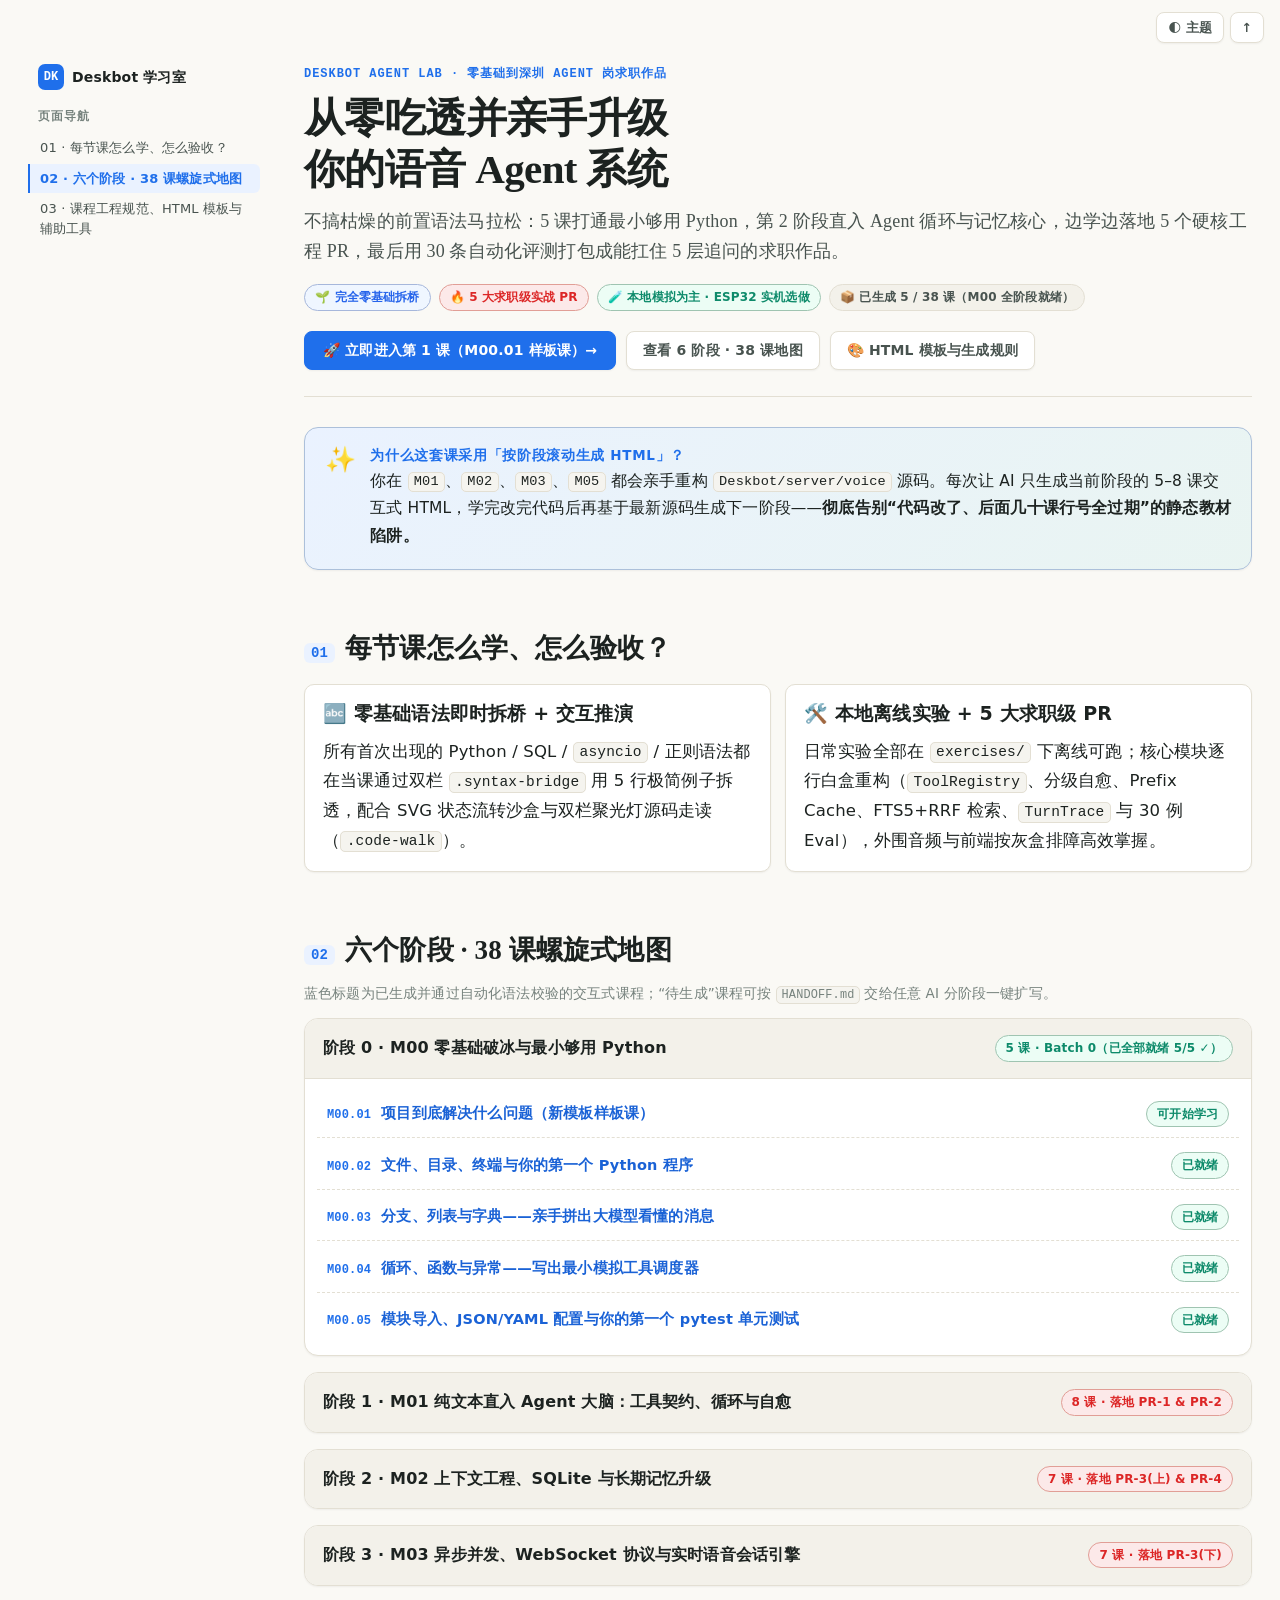
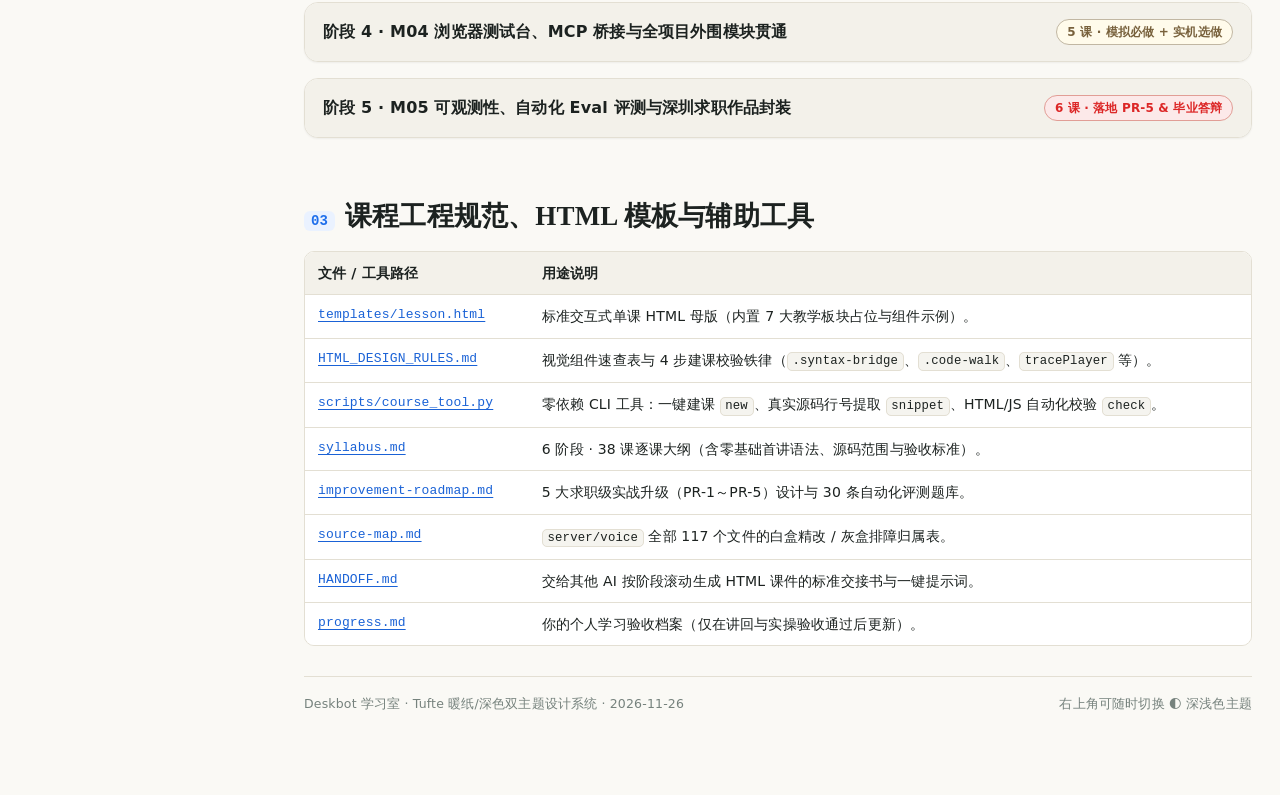
<file: workspace/deskbot-learning/index.html>
<!DOCTYPE html>
<html lang="zh-CN">
<head>
<meta charset="utf-8">
<meta name="viewport" content="width=device-width, initial-scale=1">
<meta name="dk:lesson" content="portal">
<meta name="dk:home" content="index.html">
<title>Deskbot 学习室 · 38课螺旋式边学边改 Agent 实战</title>
<link rel="stylesheet" href="assets/deskbot-course.css">
</head>
<body>
<div class="dk-layout portal-layout">
  <nav id="dk-toc" aria-label="课程总览导航"></nav>

  <main class="dk-main">
    <header class="dk-hero">
      <p class="eyebrow">DESKBOT AGENT LAB · 零基础到深圳 Agent 岗求职作品</p>
      <h1>从零吃透并亲手升级<br>你的语音 Agent 系统</h1>
      <p class="subtitle">不搞枯燥的前置语法马拉松：5 课打通最小够用 Python，第 2 阶段直入 Agent 循环与记忆核心，边学边落地 5 个硬核工程 PR，最后用 30 条自动化评测打包成能扛住 5 层追问的求职作品。</p>
      <div class="chips">
        <span class="chip whitebox">🌱 完全零基础拆桥</span>
        <span class="chip pr">🔥 5 大求职级实战 PR</span>
        <span class="chip sim">🧪 本地模拟为主 · ESP32 实机选做</span>
        <span class="chip">📦 已生成 5 / 38 课（M00 全阶段就绪）</span>
      </div>
      <div style="display:flex;flex-wrap:wrap;gap:10px;margin-top:20px">
        <a class="dk-btn primary" href="lessons/M00.01.html" style="padding:10px 18px;font-size:14px">🚀 立即进入第 1 课（M00.01 样板课）→</a>
        <a class="dk-btn" href="#curriculum" style="padding:10px 16px;font-size:14px">查看 6 阶段 · 38 课地图</a>
        <a class="dk-btn" href="HTML_DESIGN_RULES.md" style="padding:10px 16px;font-size:14px">🎨 HTML 模板与生成规则</a>
      </div>
    </header>

    <div class="win">
      <div class="icon">✨</div>
      <div>
        <h4>为什么这套课采用「按阶段滚动生成 HTML」？</h4>
        <p>你在 <code>M01</code>、<code>M02</code>、<code>M03</code>、<code>M05</code> 都会亲手重构 <code>Deskbot/server/voice</code> 源码。每次让 AI 只生成当前阶段的 5–8 课交互式 HTML，学完改完代码后再基于最新源码生成下一阶段——<strong>彻底告别“代码改了、后面几十课行号全过期”的静态教材陷阱。</strong></p>
      </div>
    </div>

    <!-- ========== §01 学习与改造闭环 ========== -->
    <section>
      <h2><span class="num">01</span>每节课怎么学、怎么验收？</h2>
      <div class="grid-2">
        <article class="info-card">
          <h3>🔤 零基础语法即时拆桥 + 交互推演</h3>
          <p>所有首次出现的 Python / SQL / <code>asyncio</code> / 正则语法都在当课通过双栏 <code>.syntax-bridge</code> 用 5 行极简例子拆透，配合 SVG 状态流转沙盒与双栏聚光灯源码走读（<code>.code-walk</code>）。</p>
        </article>
        <article class="info-card">
          <h3>🛠️ 本地离线实验 + 5 大求职级 PR</h3>
          <p>日常实验全部在 <code>exercises/</code> 下离线可跑；核心模块逐行白盒重构（<code>ToolRegistry</code>、分级自愈、Prefix Cache、FTS5+RRF 检索、<code>TurnTrace</code> 与 30 例 Eval），外围音频与前端按灰盒排障高效掌握。</p>
        </article>
      </div>
    </section>

    <!-- ========== §02 六阶段 38 课目录 ========== -->
    <section id="curriculum">
      <h2><span class="num">02</span>六个阶段 · 38 课螺旋式地图</h2>
      <p class="small muted">蓝色标题为已生成并通过自动化语法校验的交互式课程；“待生成”课程可按 <code>HANDOFF.md</code> 交给任意 AI 分阶段一键扩写。</p>

      <details class="stage-card" id="M00" open>
        <summary>
          <span>阶段 0 · M00 零基础破冰与最小够用 Python</span>
          <span class="chip sim">5 课 · Batch 0（已全部就绪 5/5 ✓）</span>
        </summary>
        <ol class="lesson-rows">
          <li class="lesson-row"><div class="l-left"><span class="l-id">M00.01</span><a href="lessons/M00.01.html">项目到底解决什么问题（新模板样板课）</a></div><span class="chip sim">可开始学习</span></li>
          <li class="lesson-row"><div class="l-left"><span class="l-id">M00.02</span><a href="lessons/M00.02.html">文件、目录、终端与你的第一个 Python 程序</a></div><span class="chip sim">已就绪</span></li>
          <li class="lesson-row"><div class="l-left"><span class="l-id">M00.03</span><a href="lessons/M00.03.html">分支、列表与字典——亲手拼出大模型看懂的消息</a></div><span class="chip sim">已就绪</span></li>
          <li class="lesson-row"><div class="l-left"><span class="l-id">M00.04</span><a href="lessons/M00.04.html">循环、函数与异常——写出最小模拟工具调度器</a></div><span class="chip sim">已就绪</span></li>
          <li class="lesson-row"><div class="l-left"><span class="l-id">M00.05</span><a href="lessons/M00.05.html">模块导入、JSON/YAML 配置与你的第一个 pytest 单元测试</a></div><span class="chip sim">已就绪</span></li>
        </ol>
      </details>

      <details class="stage-card" id="M01">
        <summary>
          <span>阶段 1 · M01 纯文本直入 Agent 大脑：工具契约、循环与自愈</span>
          <span class="chip pr">8 课 · 落地 PR-1 &amp; PR-2</span>
        </summary>
        <ol class="lesson-rows">
          <li class="lesson-row"><div class="l-left"><span class="l-id">M01.01</span><span>类、dataclass 与 Protocol——读懂 DialogueBackend 解耦契约</span></div><span class="muted small">待生成 · Batch 1</span></li>
          <li class="lesson-row"><div class="l-left"><span class="l-id">M01.02</span><span>流式生成与 OpenAICompatibleLLMProvider——大模型怎样吐出文字和工具请求</span></div><span class="muted small">待生成 · Batch 1</span></li>
          <li class="lesson-row"><div class="l-left"><span class="l-id">M01.03</span><span>搭建免麦克风的 Agent 文字调试台（你的第一件趁手兵器）</span></div><span class="muted small">待生成 · Batch 1</span></li>
          <li class="lesson-row"><div class="l-left"><span class="l-id">M01.04</span><span>逐行解剖 camera_dialogue.py（上）：有界工具循环与文字缓冲权衡</span></div><span class="muted small">待生成 · Batch 1</span></li>
          <li class="lesson-row"><div class="l-left"><span class="l-id">M01.05</span><span>逐行解剖 camera_dialogue.py（下）：正则快捷通道为什么会静默吞掉复合指令？</span></div><span class="muted small">待生成 · Batch 1</span></li>
          <li class="lesson-row"><div class="l-left"><span class="l-id">M01.06</span><span>【实战改造 PR-1】抽出统一 ToolRegistry 与校验管道，修复复合指令丢步</span></div><span class="chip pr">PR-1</span></li>
          <li class="lesson-row"><div class="l-left"><span class="l-id">M01.07</span><span>【实战改造 PR-2】升级 AgentDialogueBackend：分级错误自愈、Doom-Loop 防护与 stop_reason</span></div><span class="chip pr">PR-2</span></li>
          <li class="lesson-row"><div class="l-left"><span class="l-id">M01.08</span><span>阶段 1 闭卷通关：关掉 AI，独立手写最小工具型 Agent</span></div><span class="muted small">🛑 Gate 1</span></li>
        </ol>
      </details>

      <details class="stage-card" id="M02">
        <summary>
          <span>阶段 2 · M02 上下文工程、SQLite 与长期记忆升级</span>
          <span class="chip pr">7 课 · 落地 PR-3(上) &amp; PR-4</span>
        </summary>
        <ol class="lesson-rows">
          <li class="lesson-row"><div class="l-left"><span class="l-id">M02.01</span><span>SQLite 与 SQL 从零开始——对话和排除表是怎么落盘持久化的</span></div><span class="muted small">待生成 · Batch 2</span></li>
          <li class="lesson-row"><div class="l-left"><span class="l-id">M02.02</span><span>短期上下文预算与【实战改造 PR-3（上）】Prompt Prefix Cache 分层优化</span></div><span class="chip pr">PR-3 上</span></li>
          <li class="lesson-row"><div class="l-left"><span class="l-id">M02.03</span><span>读懂 consolidation.py：事实版本化、溯源校验与明确记住/遗忘治理</span></div><span class="muted small">待生成 · Batch 2</span></li>
          <li class="lesson-row"><div class="l-left"><span class="l-id">M02.04</span><span>读懂 MemoryService：空闲后台整理、并发锁与代际取消机制</span></div><span class="muted small">待生成 · Batch 2</span></li>
          <li class="lesson-row"><div class="l-left"><span class="l-id">M02.05</span><span>剖析现有历史召回瓶颈：8 词二字切分 + SQL LIKE 为什么会漏召回？</span></div><span class="muted small">待生成 · Batch 2</span></li>
          <li class="lesson-row"><div class="l-left"><span class="l-id">M02.06</span><span>【实战改造 PR-4】落地混合记忆检索（SQLite FTS5 + 轻量向量 + RRF 融合）与安全过滤</span></div><span class="chip pr">PR-4</span></li>
          <li class="lesson-row"><div class="l-left"><span class="l-id">M02.07</span><span>阶段 2 闭卷通关：记忆全链路白板推演与故障修复考核</span></div><span class="muted small">🛑 Gate 2</span></li>
        </ol>
      </details>

      <details class="stage-card" id="M03">
        <summary>
          <span>阶段 3 · M03 异步并发、WebSocket 协议与实时语音会话引擎</span>
          <span class="chip pr">7 课 · 落地 PR-3(下)</span>
        </summary>
        <ol class="lesson-rows">
          <li class="lesson-row"><div class="l-left"><span class="l-id">M03.01</span><span>深入 asyncio 实战：有界队列背压、取消传播与阻塞隔离边界</span></div><span class="muted small">待生成 · Batch 3</span></li>
          <li class="lesson-row"><div class="l-left"><span class="l-id">M03.02</span><span>服务组装与 WebSocket 握手：从 ServerApplication 到每连接会话隔离</span></div><span class="muted small">待生成 · Batch 3</span></li>
          <li class="lesson-row"><div class="l-left"><span class="l-id">M03.03</span><span>逐行精读 VoiceSession（上）：输入音频流、预卷缓冲与 VAD 自动切句</span></div><span class="muted small">待生成 · Batch 3</span></li>
          <li class="lesson-row"><div class="l-left"><span class="l-id">M03.04</span><span>逐行精读 VoiceSession（下）：流式分句、TTS 预取、抢话打断与部分回复保存</span></div><span class="muted small">待生成 · Batch 3</span></li>
          <li class="lesson-row"><div class="l-left"><span class="l-id">M03.05</span><span>灰盒掌握语音性能测量工具链：阶段耗时拆解与 P50 / P95 统计</span></div><span class="muted small">待生成 · Batch 3</span></li>
          <li class="lesson-row"><div class="l-left"><span class="l-id">M03.06</span><span>【实战改造 PR-3（下）】优化“开启工具后普通闲聊首字卡顿”的流式体验</span></div><span class="chip pr">PR-3 下</span></li>
          <li class="lesson-row"><div class="l-left"><span class="l-id">M03.07</span><span>阶段 3 闭卷通关：全链路语音状态流转与疑难日志排障</span></div><span class="muted small">🛑 Gate 3</span></li>
        </ol>
      </details>

      <details class="stage-card" id="M04">
        <summary>
          <span>阶段 4 · M04 浏览器测试台、MCP 桥接与全项目外围模块贯通</span>
          <span class="chip greybox">5 课 · 模拟必做 + 实机选做</span>
        </summary>
        <ol class="lesson-rows">
          <li class="lesson-row"><div class="l-left"><span class="l-id">M04.01</span><span>灰盒读懂浏览器测试台：前端事件、WebAudio 桥接与双进程本机联调</span></div><span class="muted small">待生成 · Batch 4</span></li>
          <li class="lesson-row"><div class="l-left"><span class="l-id">M04.02</span><span>白盒精读两大 MCP 桥：CameraMCPBridge 与 DeviceMcpBridge</span></div><span class="muted small">待生成 · Batch 4</span></li>
          <li class="lesson-row"><div class="l-left"><span class="l-id">M04.03</span><span>视觉链路与外部输入安全围栏：拍照分析、独立视觉模块与防间接注入</span></div><span class="muted small">待生成 · Batch 4</span></li>
          <li class="lesson-row"><div class="l-left"><span class="l-id">M04.04</span><span>灰盒贯通全部剩余服务模块：管理 API、OTA 配置、点歌网关与部署样例</span></div><span class="muted small">待生成 · Batch 4</span></li>
          <li class="lesson-row"><div class="l-left"><span class="l-id">M04.05</span><span>外围固件协议边界与「本地模拟必做 + ESP32 实机选做」端到端联调</span></div><span class="muted small">🛑 Gate 4</span></li>
        </ol>
      </details>

      <details class="stage-card" id="M05">
        <summary>
          <span>阶段 5 · M05 可观测性、自动化 Eval 评测与深圳求职作品封装</span>
          <span class="chip pr">6 课 · 落地 PR-5 &amp; 毕业答辩</span>
        </summary>
        <ol class="lesson-rows">
          <li class="lesson-row"><div class="l-left"><span class="l-id">M05.01</span><span>【实战改造 PR-5（上）】全链路 TurnTrace 与流式 Token / 成本账本</span></div><span class="chip pr">PR-5 上</span></li>
          <li class="lesson-row"><div class="l-left"><span class="l-id">M05.02</span><span>【实战改造 PR-5（下）】构建 30 条自动化 Agent Eval 评测套件</span></div><span class="chip pr">PR-5 下</span></li>
          <li class="lesson-row"><div class="l-left"><span class="l-id">M05.03</span><span>跑出「改前 vs 改后」量化对照实验与 CI 回归保护</span></div><span class="muted small">待生成 · Batch 5</span></li>
          <li class="lesson-row"><div class="l-left"><span class="l-id">M05.04</span><span>用 Ch.22 设计画布撰写一页纸架构说明与技术复盘</span></div><span class="muted small">待生成 · Batch 5</span></li>
          <li class="lesson-row"><div class="l-left"><span class="l-id">M05.05</span><span>深圳 Agent 岗简历项目包装与 2 分钟高密度演示打磨</span></div><span class="muted small">待生成 · Batch 5</span></li>
          <li class="lesson-row"><div class="l-left"><span class="l-id">M05.06</span><span>毕业终极考核：关掉 AI 现场手写扩展 + 5 层深度模拟面试</span></div><span class="muted small">🎓 毕业通关</span></li>
        </ol>
      </details>
    </section>

    <!-- ========== §03 模板、工具与交接文件 ========== -->
    <section id="docs">
      <h2><span class="num">03</span>课程工程规范、HTML 模板与辅助工具</h2>
      <div class="table-wrap">
        <table class="kv-table">
          <thead>
            <tr><th>文件 / 工具路径</th><th>用途说明</th></tr>
          </thead>
          <tbody>
            <tr><td><a href="templates/lesson.html">templates/lesson.html</a></td><td>标准交互式单课 HTML 母版（内置 7 大教学板块占位与组件示例）。</td></tr>
            <tr><td><a href="HTML_DESIGN_RULES.md">HTML_DESIGN_RULES.md</a></td><td>视觉组件速查表与 4 步建课校验铁律（<code>.syntax-bridge</code>、<code>.code-walk</code>、<code>tracePlayer</code> 等）。</td></tr>
            <tr><td><a href="scripts/course_tool.py">scripts/course_tool.py</a></td><td>零依赖 CLI 工具：一键建课 <code>new</code>、真实源码行号提取 <code>snippet</code>、HTML/JS 自动化校验 <code>check</code>。</td></tr>
            <tr><td><a href="syllabus.md">syllabus.md</a></td><td>6 阶段 · 38 课逐课大纲（含零基础首讲语法、源码范围与验收标准）。</td></tr>
            <tr><td><a href="improvement-roadmap.md">improvement-roadmap.md</a></td><td>5 大求职级实战升级（PR-1～PR-5）设计与 30 条自动化评测题库。</td></tr>
            <tr><td><a href="source-map.md">source-map.md</a></td><td><code>server/voice</code> 全部 117 个文件的白盒精改 / 灰盒排障归属表。</td></tr>
            <tr><td><a href="HANDOFF.md">HANDOFF.md</a></td><td>交给其他 AI 按阶段滚动生成 HTML 课件的标准交接书与一键提示词。</td></tr>
            <tr><td><a href="progress.md">progress.md</a></td><td>你的个人学习验收档案（仅在讲回与实操验收通过后更新）。</td></tr>
          </tbody>
        </table>
      </div>
    </section>

    <footer class="dk-footer">
      <span>Deskbot 学习室 · Tufte 暖纸/深色双主题设计系统 · 2026-11-26</span>
      <span>右上角可随时切换 🌓 深浅色主题</span>
    </footer>
  </main>
</div>

<script src="assets/deskbot-course.js"></script>
</body>
</html>
</file>
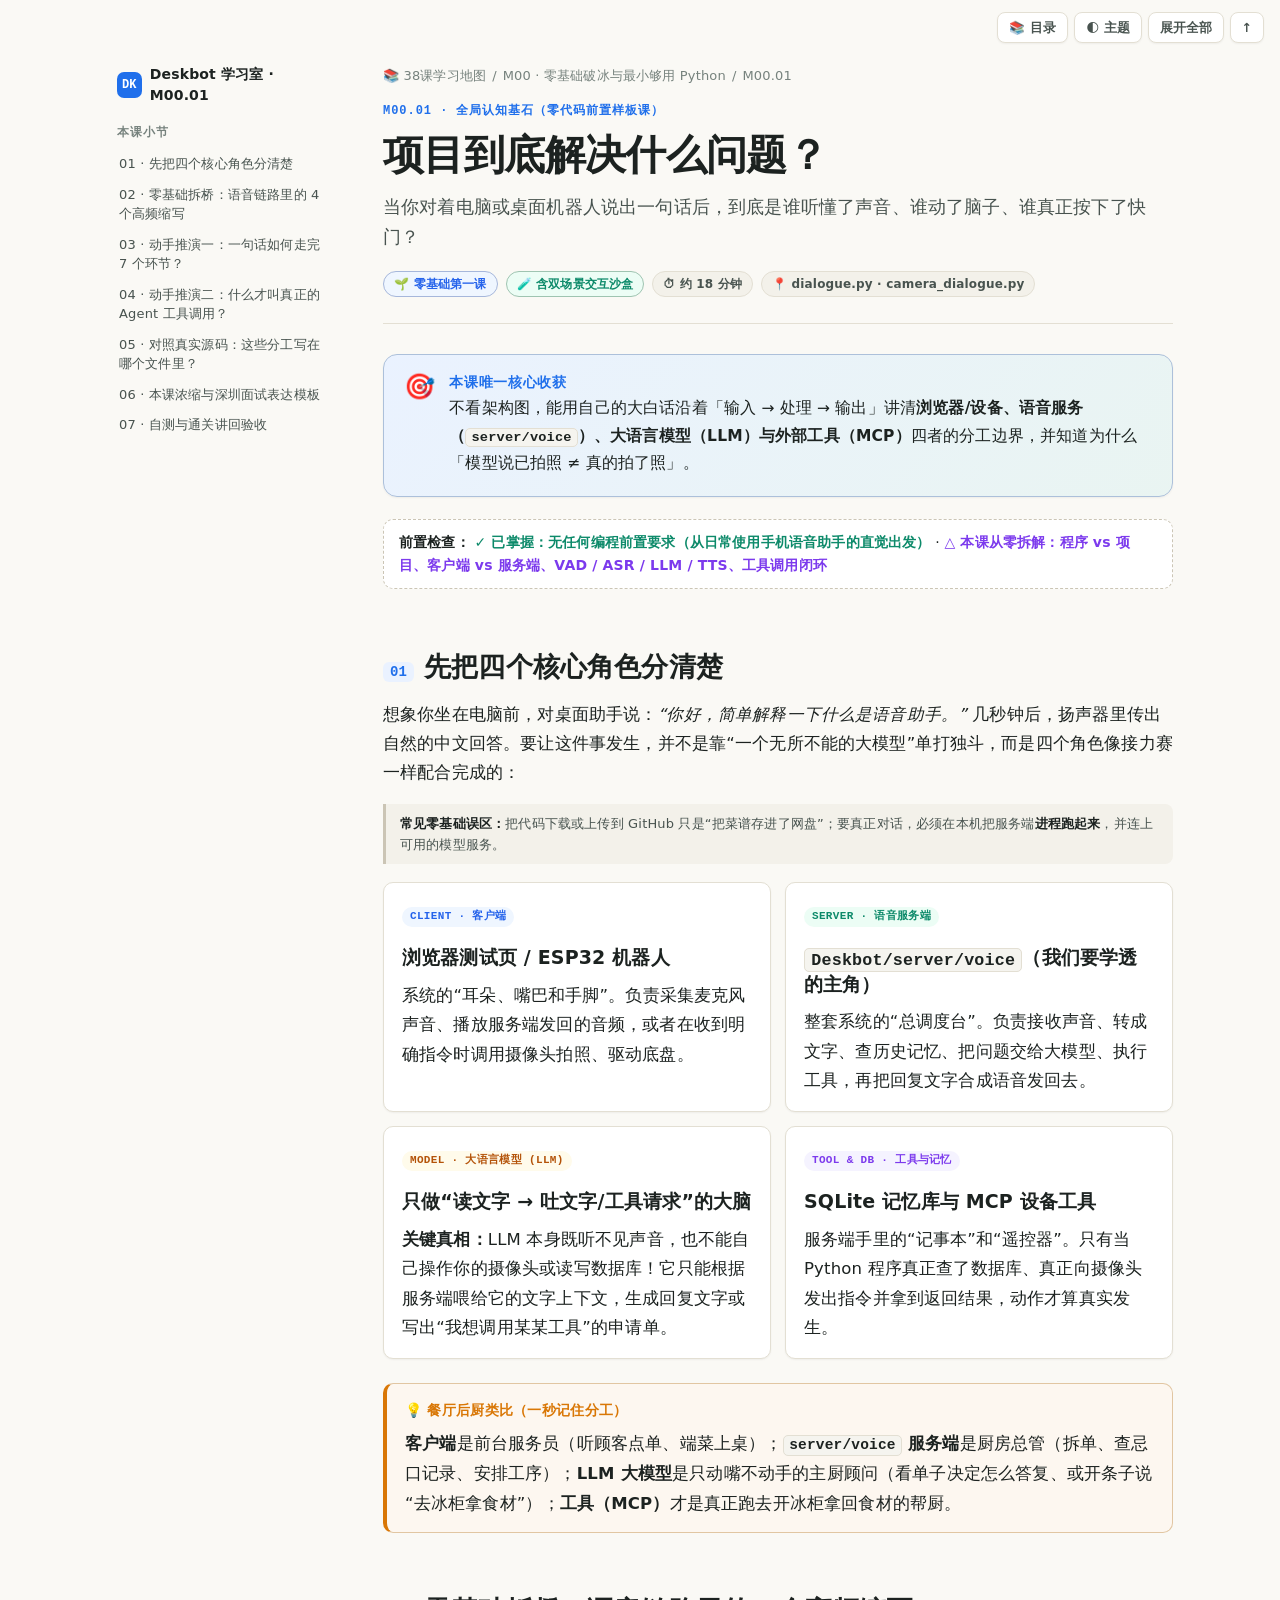
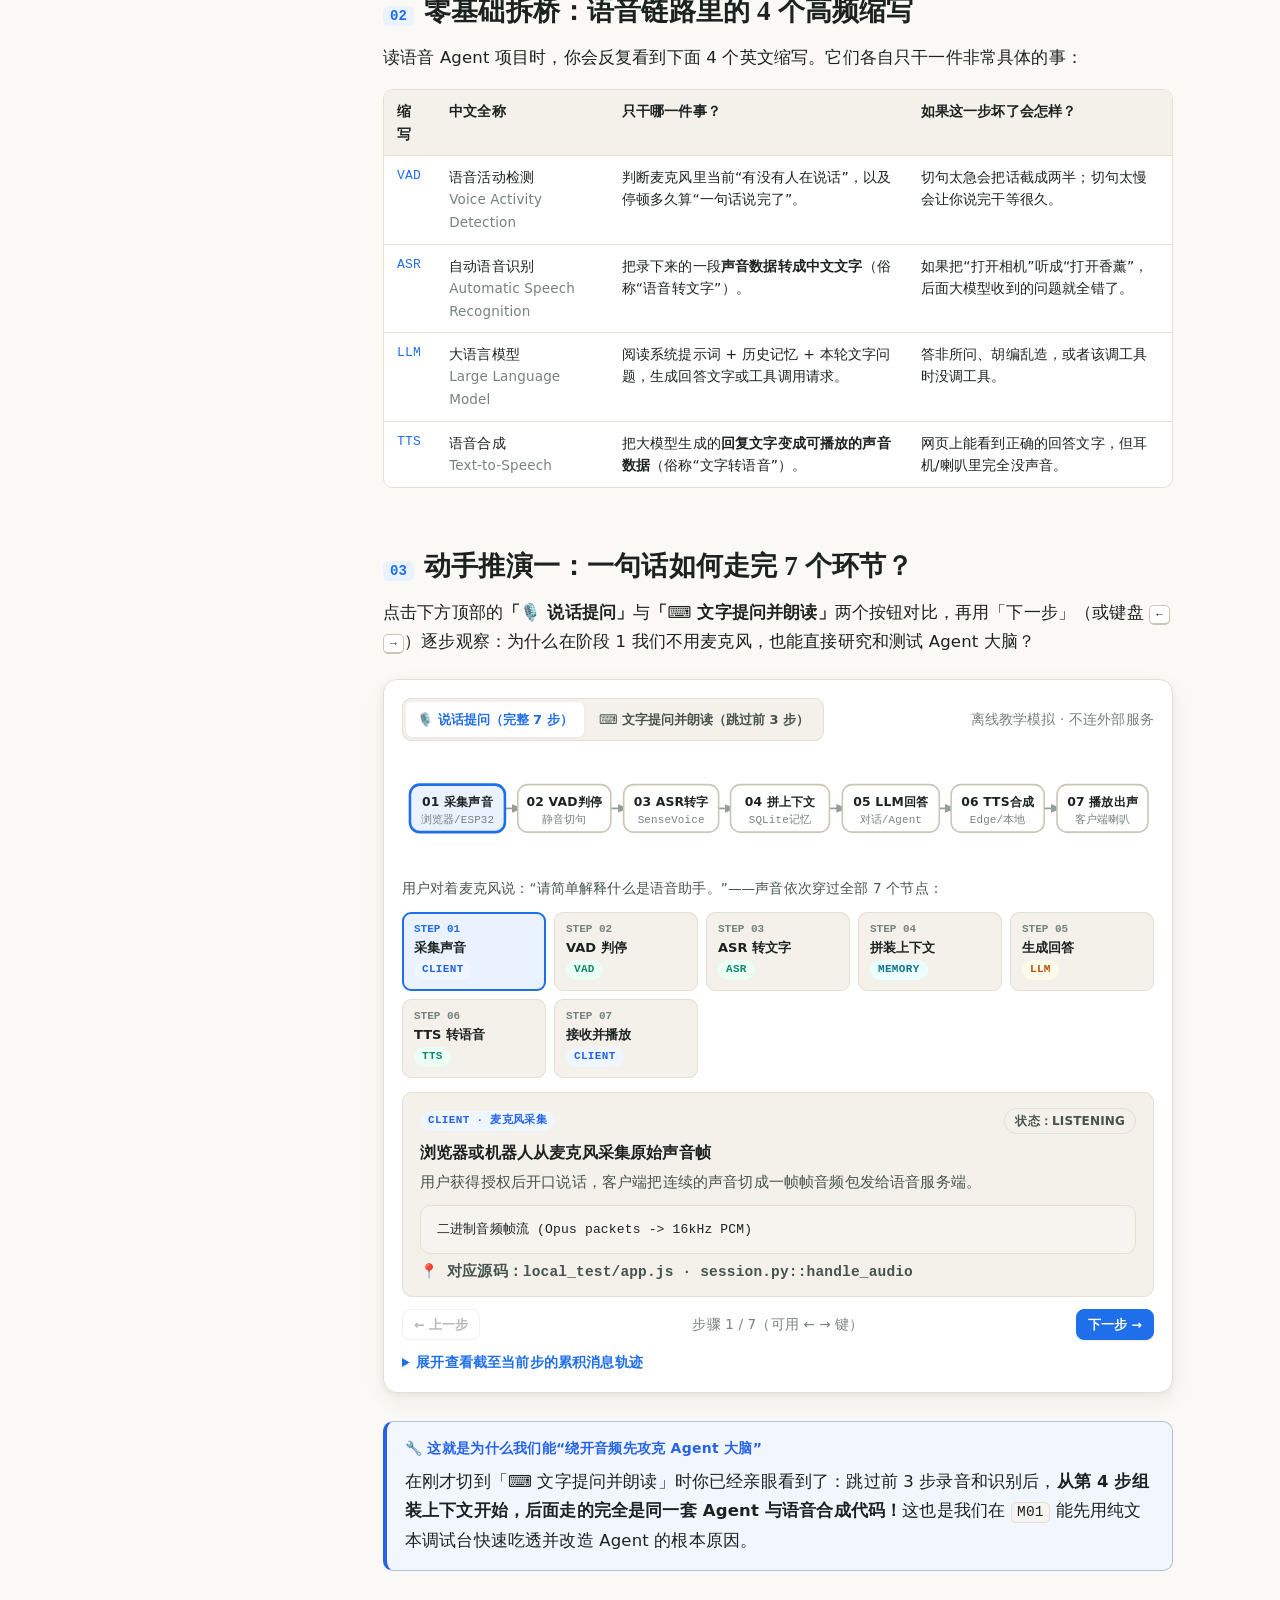
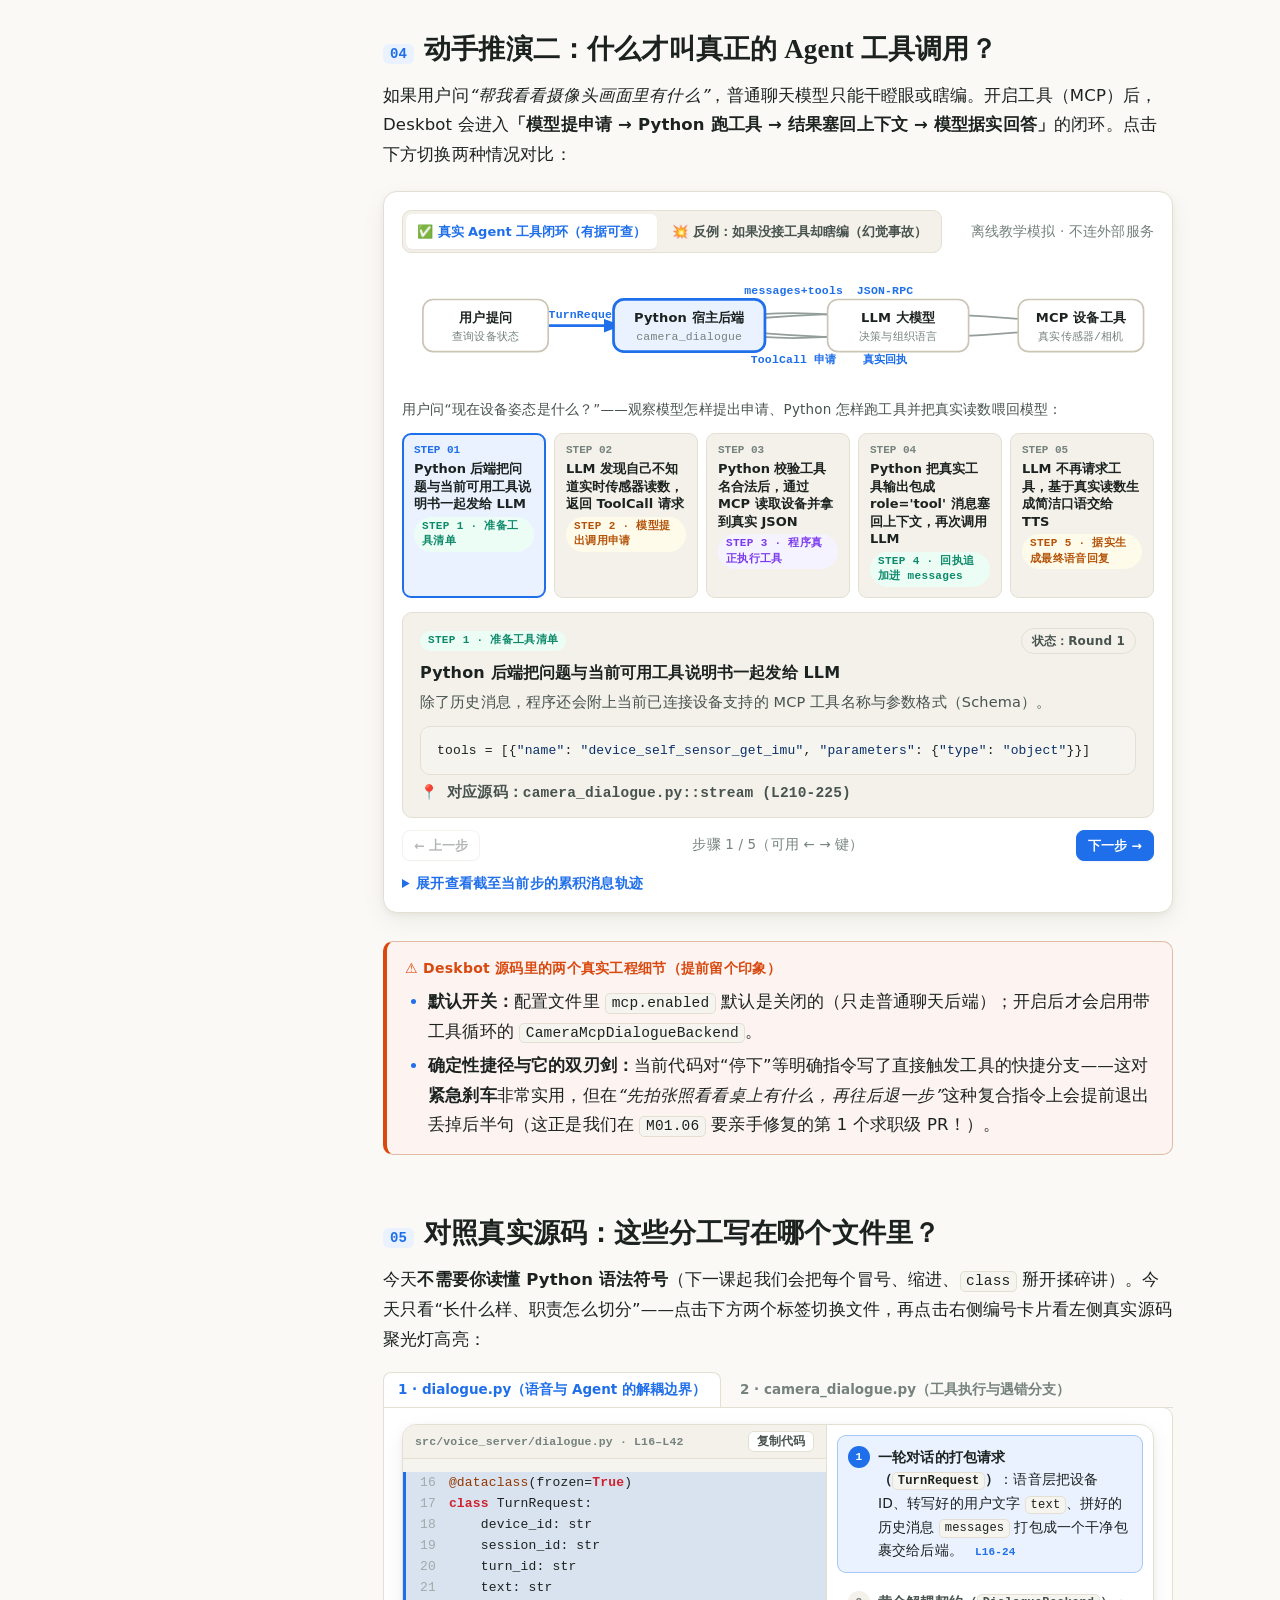
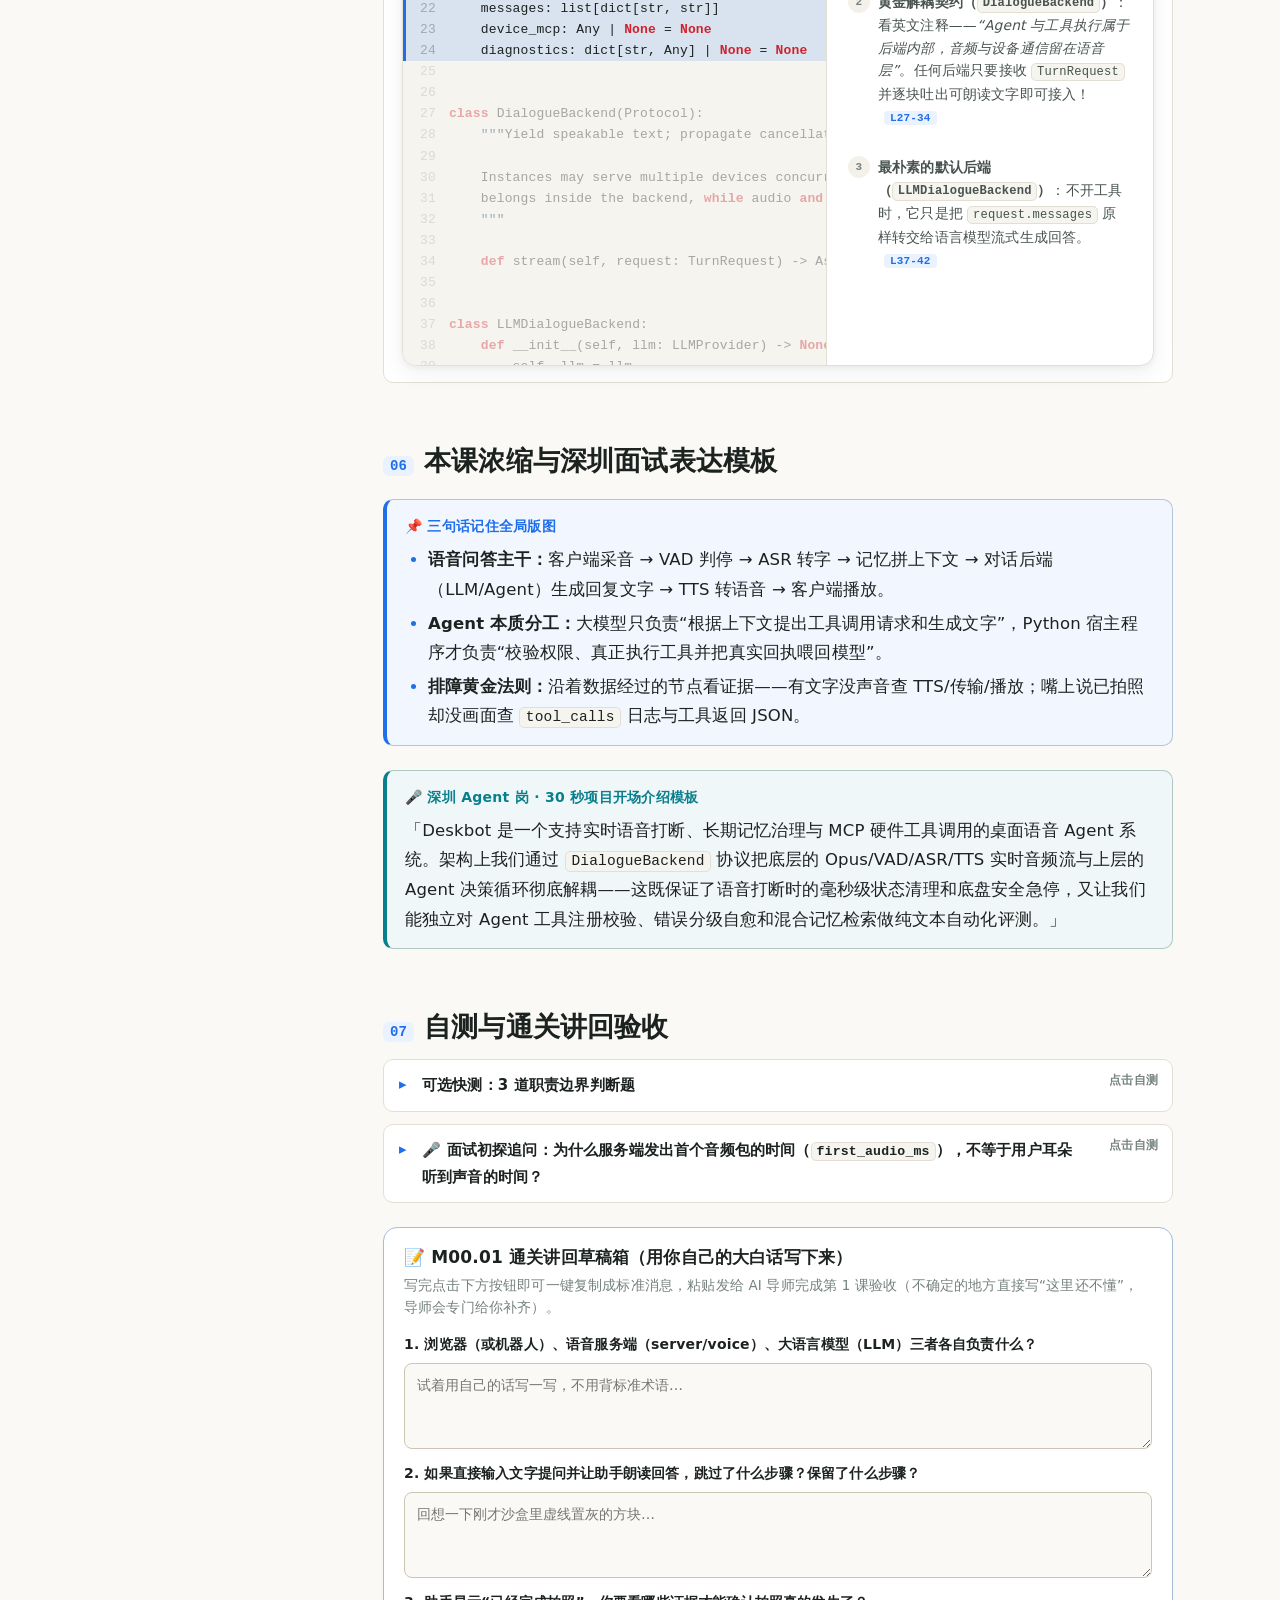
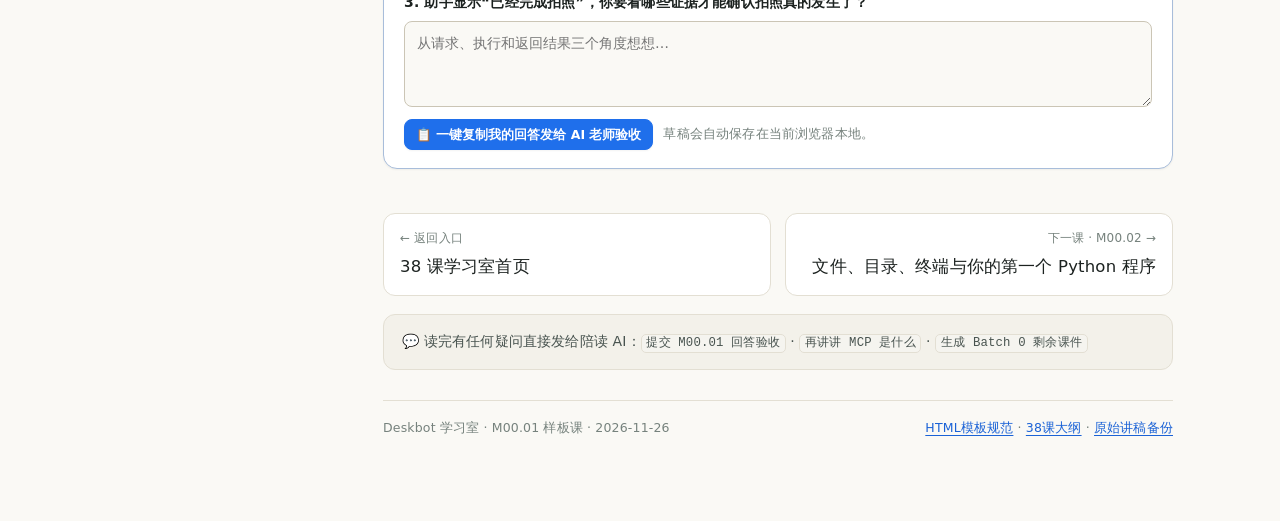
<file: workspace/deskbot-learning/lessons/M00.01.html>
<!DOCTYPE html>
<html lang="zh-CN">
<head>
<meta charset="utf-8">
<meta name="viewport" content="width=device-width, initial-scale=1">
<meta name="dk:lesson" content="M00.01">
<meta name="dk:module" content="M00">
<meta name="dk:home" content="../index.html">
<meta name="dk:date" content="2026-11-26">
<title>M00.01 项目到底解决什么问题 · Deskbot 学习室</title>
<link rel="stylesheet" href="../assets/deskbot-course.css">
</head>
<body>
<div class="dk-layout">
  <nav id="dk-toc" aria-label="本课目录"></nav>

  <main class="dk-main">
    <header class="dk-hero">
      <div class="crumbs">
        <a href="../index.html">📚 38课学习地图</a> /
        <a href="../index.html#M00">M00 · 零基础破冰与最小够用 Python</a> /
        <span>M00.01</span>
      </div>
      <p class="eyebrow">M00.01 · 全局认知基石（零代码前置样板课）</p>
      <h1>项目到底解决什么问题？</h1>
      <p class="subtitle">当你对着电脑或桌面机器人说出一句话后，到底是谁听懂了声音、谁动了脑子、谁真正按下了快门？</p>
      <div class="chips">
        <span class="chip whitebox">🌱 零基础第一课</span>
        <span class="chip sim">🧪 含双场景交互沙盒</span>
        <span class="chip">⏱ 约 18 分钟</span>
        <span class="chip">📍 dialogue.py · camera_dialogue.py</span>
      </div>
    </header>

    <div class="win">
      <div class="icon">🎯</div>
      <div>
        <h4>本课唯一核心收获</h4>
        <p>不看架构图，能用自己的大白话沿着「输入 → 处理 → 输出」讲清<strong>浏览器/设备、语音服务（<code>server/voice</code>）、大语言模型（LLM）与外部工具（MCP）</strong>四者的分工边界，并知道为什么「模型说已拍照 ≠ 真的拍了照」。</p>
      </div>
    </div>

    <div class="prereq">
      <b>前置检查：</b>
      <span class="known">✓ 已掌握：无任何编程前置要求（从日常使用手机语音助手的直觉出发）</span> ·
      <span class="gap">△ 本课从零拆解：程序 vs 项目、客户端 vs 服务端、VAD / ASR / LLM / TTS、工具调用闭环</span>
    </div>

    <!-- ========== §01 问题与角色分工 ========== -->
    <section>
      <h2><span class="num">01</span>先把四个核心角色分清楚</h2>
      <p>想象你坐在电脑前，对桌面助手说：<em>“你好，简单解释一下什么是语音助手。”</em> 几秒钟后，扬声器里传出自然的中文回答。要让这件事发生，并不是靠“一个无所不能的大模型”单打独斗，而是四个角色像接力赛一样配合完成的：</p>

      <aside class="sidenote">
        <strong>常见零基础误区：</strong>把代码下载或上传到 GitHub 只是“把菜谱存进了网盘”；要真正对话，必须在本机把服务端<strong>进程跑起来</strong>，并连上可用的模型服务。
      </aside>

      <div class="grid-2">
        <article class="info-card">
          <p><span class="role-badge" data-role="client">CLIENT · 客户端</span></p>
          <h3>浏览器测试页 / ESP32 机器人</h3>
          <p>系统的“耳朵、嘴巴和手脚”。负责采集麦克风声音、播放服务端发回的音频，或者在收到明确指令时调用摄像头拍照、驱动底盘。</p>
        </article>
        <article class="info-card">
          <p><span class="role-badge" data-role="server">SERVER · 语音服务端</span></p>
          <h3><code>Deskbot/server/voice</code>（我们要学透的主角）</h3>
          <p>整套系统的“总调度台”。负责接收声音、转成文字、查历史记忆、把问题交给大模型、执行工具，再把回复文字合成语音发回去。</p>
        </article>
        <article class="info-card">
          <p><span class="role-badge" data-role="model">MODEL · 大语言模型 (LLM)</span></p>
          <h3>只做“读文字 → 吐文字/工具请求”的大脑</h3>
          <p><strong>关键真相：</strong>LLM 本身既听不见声音，也不能自己操作你的摄像头或读写数据库！它只能根据服务端喂给它的文字上下文，生成回复文字或写出“我想调用某某工具”的申请单。</p>
        </article>
        <article class="info-card">
          <p><span class="role-badge" data-role="tool">TOOL &amp; DB · 工具与记忆</span></p>
          <h3>SQLite 记忆库与 MCP 设备工具</h3>
          <p>服务端手里的“记事本”和“遥控器”。只有当 Python 程序真正查了数据库、真正向摄像头发出指令并拿到返回结果，动作才算真实发生。</p>
        </article>
      </div>

      <div class="callout intuition">
        <span class="ct">餐厅后厨类比（一秒记住分工）</span>
        <p><strong>客户端</strong>是前台服务员（听顾客点单、端菜上桌）；<strong><code>server/voice</code> 服务端</strong>是厨房总管（拆单、查忌口记录、安排工序）；<strong>LLM 大模型</strong>是只动嘴不动手的主厨顾问（看单子决定怎么答复、或开条子说“去冰柜拿食材”）；<strong>工具（MCP）</strong>才是真正跑去开冰柜拿回食材的帮厨。</p>
      </div>
    </section>

    <!-- ========== §02 零基础缩写拆桥 ========== -->
    <section>
      <h2><span class="num">02</span>零基础拆桥：语音链路里的 4 个高频缩写</h2>
      <p>读语音 Agent 项目时，你会反复看到下面 4 个英文缩写。它们各自只干一件非常具体的事：</p>

      <div class="table-wrap">
        <table class="kv-table">
          <thead>
            <tr><th>缩写</th><th>中文全称</th><th>只干哪一件事？</th><th>如果这一步坏了会怎样？</th></tr>
          </thead>
          <tbody>
            <tr><td>VAD</td><td>语音活动检测<br><span class="muted small">Voice Activity Detection</span></td><td>判断麦克风里当前“有没有人在说话”，以及停顿多久算“一句话说完了”。</td><td>切句太急会把话截成两半；切句太慢会让你说完干等很久。</td></tr>
            <tr><td>ASR</td><td>自动语音识别<br><span class="muted small">Automatic Speech Recognition</span></td><td>把录下来的一段<strong>声音数据转成中文文字</strong>（俗称“语音转文字”）。</td><td>如果把“打开相机”听成“打开香薰”，后面大模型收到的问题就全错了。</td></tr>
            <tr><td>LLM</td><td>大语言模型<br><span class="muted small">Large Language Model</span></td><td>阅读系统提示词 + 历史记忆 + 本轮文字问题，生成回答文字或工具调用请求。</td><td>答非所问、胡编乱造，或者该调工具时没调工具。</td></tr>
            <tr><td>TTS</td><td>语音合成<br><span class="muted small">Text-to-Speech</span></td><td>把大模型生成的<strong>回复文字变成可播放的声音数据</strong>（俗称“文字转语音”）。</td><td>网页上能看到正确的回答文字，但耳机/喇叭里完全没声音。</td></tr>
          </tbody>
        </table>
      </div>
    </section>

    <!-- ========== §03 交互沙盒 1：语音问答 vs 文字直入 ========== -->
    <section>
      <h2><span class="num">03</span>动手推演一：一句话如何走完 7 个环节？</h2>
      <p>点击下方顶部的<strong>「🎙️ 说话提问」</strong>与<strong>「⌨️ 文字提问并朗读」</strong>两个按钮对比，再用「下一步」（或键盘 <kbd>←</kbd> <kbd>→</kbd>）逐步观察：为什么在阶段 1 我们不用麦克风，也能直接研究和测试 Agent 大脑？</p>

      <div id="sim-pipeline"></div>

      <div class="callout principle">
        <span class="ct">这就是为什么我们能“绕开音频先攻克 Agent 大脑”</span>
        <p>在刚才切到「⌨️ 文字提问并朗读」时你已经亲眼看到了：跳过前 3 步录音和识别后，<strong>从第 4 步组装上下文开始，后面走的完全是同一套 Agent 与语音合成代码！</strong>这也是我们在 <code>M01</code> 能先用纯文本调试台快速吃透并改造 Agent 的根本原因。</p>
      </div>
    </section>

    <!-- ========== §04 交互沙盒 2：普通聊天 vs Agent 工具循环 ========== -->
    <section>
      <h2><span class="num">04</span>动手推演二：什么才叫真正的 Agent 工具调用？</h2>
      <p>如果用户问<em>“帮我看看摄像头画面里有什么”</em>，普通聊天模型只能干瞪眼或瞎编。开启工具（MCP）后，Deskbot 会进入<strong>「模型提申请 → Python 跑工具 → 结果塞回上下文 → 模型据实回答」</strong>的闭环。点击下方切换两种情况对比：</p>

      <div id="sim-agent"></div>

      <div class="callout warn">
        <span class="ct">Deskbot 源码里的两个真实工程细节（提前留个印象）</span>
        <ul>
          <li><strong>默认开关：</strong>配置文件里 <code>mcp.enabled</code> 默认是关闭的（只走普通聊天后端）；开启后才会启用带工具循环的 <code>CameraMcpDialogueBackend</code>。</li>
          <li><strong>确定性捷径与它的双刃剑：</strong>当前代码对“停下”等明确指令写了直接触发工具的快捷分支——这对<strong>紧急刹车</strong>非常实用，但在<em>“先拍张照看看桌上有什么，再往后退一步”</em>这种复合指令上会提前退出丢掉后半句（这正是我们在 <code>M01.06</code> 要亲手修复的第 1 个求职级 PR！）。</li>
        </ul>
      </div>
    </section>

    <!-- ========== §05 真实源码聚光灯走读 ========== -->
    <section>
      <h2><span class="num">05</span>对照真实源码：这些分工写在哪个文件里？</h2>
      <p>今天<strong>不需要你读懂 Python 语法符号</strong>（下一课起我们会把每个冒号、缩进、<code>class</code> 掰开揉碎讲）。今天只看“长什么样、职责怎么切分”——点击下方两个标签切换文件，再点击右侧编号卡片看左侧真实源码聚光灯高亮：</p>

      <div class="dk-tabs">
        <div class="tab" data-label="1 · dialogue.py（语音与 Agent 的解耦边界）">
          <div class="code-walk" data-dim>
<pre data-file="src/voice_server/dialogue.py" data-start="16"><code class="language-python">@dataclass(frozen=True)
class TurnRequest:
    device_id: str
    session_id: str
    turn_id: str
    text: str
    messages: list[dict[str, str]]
    device_mcp: Any | None = None
    diagnostics: dict[str, Any] | None = None


class DialogueBackend(Protocol):
    """Yield speakable text; propagate cancellation and close per-turn resources.

    Instances may serve multiple devices concurrently. Agent/tool execution
    belongs inside the backend, while audio and device messages stay in voice.
    """

    def stream(self, request: TurnRequest) -&gt; AsyncIterator[str]: ...


class LLMDialogueBackend:
    def __init__(self, llm: LLMProvider) -&gt; None:
        self._llm = llm

    def stream(self, request: TurnRequest) -&gt; AsyncIterator[str]:
        return self._llm.stream(request.messages)</code></pre>
            <ol class="walk">
              <li data-lines="16-24"><strong>一轮对话的打包请求（<code>TurnRequest</code>）</strong>：语音层把设备 ID、转写好的用户文字 <code>text</code>、拼好的历史消息 <code>messages</code> 打包成一个干净包裹交给后端。</li>
              <li data-lines="27-34"><strong>黄金解耦契约（<code>DialogueBackend</code>）</strong>：看英文注释——<em>“Agent 与工具执行属于后端内部，音频与设备通信留在语音层”</em>。任何后端只要接收 <code>TurnRequest</code> 并逐块吐出可朗读文字即可接入！</li>
              <li data-lines="37-42"><strong>最朴素的默认后端（<code>LLMDialogueBackend</code>）</strong>：不开工具时，它只是把 <code>request.messages</code> 原样转交给语言模型流式生成回答。</li>
            </ol>
          </div>
        </div>

        <div class="tab" data-label="2 · camera_dialogue.py（工具执行与遇错分支）">
          <div class="code-walk" data-dim>
<pre data-file="src/voice_server/camera_dialogue.py" data-start="337"><code class="language-python">                messages.append({
                    "role": "assistant", "content": None,
                    "tool_calls": [{"id": call.id, "type": "function", "function": {
                        "name": call.name, "arguments": call.arguments,
                    }} for call in calls],
                })
                for call in calls:
                    result = await self._execute(client, request, call, available_names, device_tool_names)
                    summary = json.loads(result)
                    if summary.get("success") is False:
                        reason = summary.get("error") or summary.get("tool_message") or "设备未确认操作成功"
                        yield f"设备操作失败：{reason}"
                        return
                    messages.append({"role": "tool", "tool_call_id": call.id, "content": result})</code></pre>
            <ol class="walk">
              <li data-lines="337-342"><strong>记录模型提出的工具申请</strong>：先把模型本轮发出的 <code>tool_calls</code> 追加进对话上下文。</li>
              <li data-lines="343-344"><strong>Python 程序真正动手执行</strong>：调用 <code>self._execute(...)</code> 去请求摄像头或设备 MCP 工具，拿到 JSON 字符串结果。</li>
              <li data-lines="346-349"><strong>当前代码的改进起点（<code>M01.07</code> 伏笔）</strong>：一旦返回 <code>success=False</code>，现在直接播报失败并 <code>return</code> 结束整轮，模型没有机会修正参数小错。</li>
              <li data-lines="350"><strong>成功结果回传模型</strong>：工具成功时，把结果包成 <code>role="tool"</code> 消息塞回 <code>messages</code>，下一轮循环模型就能看到真实结果并组织回答了！</li>
            </ol>
          </div>
        </div>
      </div>
    </section>

    <!-- ========== §06 小结与面试模板 ========== -->
    <section>
      <h2><span class="num">06</span>本课浓缩与深圳面试表达模板</h2>
      <div class="callout summary">
        <span class="ct">三句话记住全局版图</span>
        <ul>
          <li><strong>语音问答主干：</strong>客户端采音 → VAD 判停 → ASR 转字 → 记忆拼上下文 → 对话后端（LLM/Agent）生成回复文字 → TTS 转语音 → 客户端播放。</li>
          <li><strong>Agent 本质分工：</strong>大模型只负责“根据上下文提出工具调用请求和生成文字”，Python 宿主程序才负责“校验权限、真正执行工具并把真实回执喂回模型”。</li>
          <li><strong>排障黄金法则：</strong>沿着数据经过的节点看证据——有文字没声音查 TTS/传输/播放；嘴上说已拍照却没画面查 <code>tool_calls</code> 日志与工具返回 JSON。</li>
        </ul>
      </div>

      <div class="callout interview">
        <span class="ct">深圳 Agent 岗 · 30 秒项目开场介绍模板</span>
        <p>「Deskbot 是一个支持实时语音打断、长期记忆治理与 MCP 硬件工具调用的桌面语音 Agent 系统。架构上我们通过 <code>DialogueBackend</code> 协议把底层的 Opus/VAD/ASR/TTS 实时音频流与上层的 Agent 决策循环彻底解耦——这既保证了语音打断时的毫秒级状态清理和底盘安全急停，又让我们能独立对 Agent 工具注册校验、错误分级自愈和混合记忆检索做纯文本自动化评测。」</p>
      </div>
    </section>

    <!-- ========== §07 自测与讲回验收 ========== -->
    <section>
      <h2><span class="num">07</span>自测与通关讲回验收</h2>

      <details class="reveal q">
        <summary>可选快测：3 道职责边界判断题</summary>
        <form class="dk-quiz">
          <fieldset data-name="q1" data-answer="asr" data-explain="输入本身已经是文字，无需再跑录音、VAD 和语音转文字（ASR）；但要求朗读回答，所以后面的上下文、LLM、TTS 和播放仍需执行。">
            <legend>1. 用户在测试网页直接打字提问，并希望听到语音朗读回答，哪一步会被直接跳过？</legend>
            <label class="q-opt"><input type="radio" name="q1" value="asr"> A. 声音转文字（ASR）与录音切句（VAD）</label>
            <label class="q-opt"><input type="radio" name="q1" value="tts"> B. 回复文字转声音（TTS）</label>
            <label class="q-opt"><input type="radio" name="q1" value="llm"> C. 上下文组装与语言模型生成回复</label>
          </fieldset>

          <fieldset data-name="q2" data-answer="program" data-explain="大语言模型只能输出 JSON 形态的工具调用请求文本；真正发网络请求、操作摄像头或设备的是服务端 Python 程序与对应 MCP 服务。">
            <legend>2. 当模型决定需要“拍照看桌面”时，是谁真正发起拍照动作的？</legend>
            <label class="q-opt"><input type="radio" name="q2" value="model"> A. 远端大语言模型直接连进你的电脑摄像头拍照</label>
            <label class="q-opt"><input type="radio" name="q2" value="program"> B. 模型只输出工具请求，由 Deskbot 程序通过 MCP 调用浏览器/设备执行拍照</label>
            <label class="q-opt"><input type="radio" name="q2" value="github"> C. 保存代码的 GitHub 仓库自动执行</label>
          </fieldset>

          <fieldset data-name="q3" data-answer="trace" data-explain="模型完全可能产生口头幻觉（没调工具或工具失败却说成功）。必须核查服务端工具调用记录（tool_calls）、返回状态以及是否真拿到了图像/视觉结果。">
            <legend>3. 助手回复说“我已经帮你拍好照片了”，作为开发者你怎样确认它没有撒谎（幻觉）？</legend>
            <label class="q-opt"><input type="radio" name="q3" value="trust"> A. 只要模型语气肯定，就说明一定拍成功了</label>
            <label class="q-opt"><input type="radio" name="q3" value="trace"> B. 检查本轮诊断日志中是否真发起了拍照工具调用、返回 <code>success=true</code> 且拿到了图像分析结果</label>
            <label class="q-opt"><input type="radio" name="q3" value="tts"> C. 只要喇叭正常播出了这句话就算拍照完成</label>
          </fieldset>
          <button class="dk-btn primary" type="submit">核对判断与解析</button>
        </form>
      </details>

      <details class="reveal q">
        <summary>🎤 面试初探追问：为什么服务端发出首个音频包的时间（<code>first_audio_ms</code>），不等于用户耳朵听到声音的时间？</summary>
        <p>因为服务端调用完 TTS 并把第一个 Opus 音频包写进 WebSocket 后，数据还要经过网络传输、客户端接收缓冲、Opus 解码还原以及扬声器硬件播放队列。因此工程上必须诚实区分“服务端首包耗时”与“端到端实机可听见耗时”。</p>
      </details>

      <div class="teachback-card" data-teachback>
        <h3>📝 M00.01 通关讲回草稿箱（用你自己的大白话写下来）</h3>
        <p class="small muted">写完点击下方按钮即可一键复制成标准消息，粘贴发给 AI 导师完成第 1 课验收（不确定的地方直接写“这里还不懂”，导师会专门给你补齐）。</p>
        <label class="tb-field">
          1. 浏览器（或机器人）、语音服务端（server/voice）、大语言模型（LLM）三者各自负责什么？
          <textarea data-field="roles" placeholder="试着用自己的话写一写，不用背标准术语…"></textarea>
        </label>
        <label class="tb-field">
          2. 如果直接输入文字提问并让助手朗读回答，跳过了什么步骤？保留了什么步骤？
          <textarea data-field="text_mode" placeholder="回想一下刚才沙盒里虚线置灰的方块…"></textarea>
        </label>
        <label class="tb-field">
          3. 助手显示“已经完成拍照”，你要看哪些证据才能确认拍照真的发生了？
          <textarea data-field="evidence" placeholder="从请求、执行和返回结果三个角度想想…"></textarea>
        </label>
        <div class="tb-actions">
          <button class="dk-btn primary" type="button" data-copy-teachback>📋 一键复制我的回答发给 AI 老师验收</button>
          <span class="tb-status">草稿会自动保存在当前浏览器本地。</span>
        </div>
      </div>
    </section>

    <nav class="dk-nav" aria-label="课程前后导航">
      <a href="../index.html"><small>← 返回入口</small>38 课学习室首页</a>
      <a class="next" href="M00.02.html"><small>下一课 · M00.02 →</small>文件、目录、终端与你的第一个 Python 程序</a>
    </nav>

    <div class="ask-ai">
      💬 读完有任何疑问直接发给陪读 AI：<code>提交 M00.01 回答验收</code> · <code>再讲讲 MCP 是什么</code> · <code>生成 Batch 0 剩余课件</code>
    </div>

    <footer class="dk-footer">
      <span>Deskbot 学习室 · M00.01 样板课 · 2026-11-26</span>
      <span><a href="../HTML_DESIGN_RULES.md">HTML模板规范</a> · <a href="../syllabus.md">38课大纲</a> · <a href="M00.01.md">原始讲稿备份</a></span>
    </footer>
  </main>

  <aside class="dk-margin" aria-hidden="true"></aside>
</div>

<script src="../assets/deskbot-course.js"></script>
<script>
DeskCourse.ready(() => {
  // 1. 语音 vs 文字全链路对比沙盒
  const pipelineStages = [
    { id: "capture", title: "采集声音", role: "client", badge: "CLIENT" },
    { id: "vad",     title: "VAD 判停", role: "server", badge: "VAD" },
    { id: "asr",     title: "ASR 转文字", role: "server", badge: "ASR" },
    { id: "context", title: "拼装上下文", role: "db",     badge: "MEMORY" },
    { id: "llm",     title: "生成回答",   role: "model",  badge: "LLM" },
    { id: "tts",     title: "TTS 转语音", role: "server", badge: "TTS" },
    { id: "play",    title: "接收并播放", role: "client", badge: "CLIENT" }
  ];

  const commonTailSteps = [
    {
      id: "context", node: "context", edge: "e3", role: "db", badge: "MEMORY · 记忆与会话", state: "THINKING",
      title: "读取记忆并拼装 messages 列表",
      explain: "服务端查出与该设备相关的长期偏好、近期对话摘要，与本轮文字问题拼成大模型能读懂的消息列表。",
      data: '[\n  {"role": "system", "content": "你是桌面陪伴助手..."},\n  {"role": "user", "content": "请简单解释什么是语音助手。"}\n]',
      lang: "json", source: "src/voice_server/session.py::_make_messages"
    },
    {
      id: "llm", node: "llm", edge: "e4", role: "model", badge: "LLM · 大语言模型", state: "THINKING",
      title: "对话后端调用模型流式吐字",
      explain: "LLM 逐小块生成回复文字（此时还只是纯文本字符串，没有任何声音波形）。",
      data: '"语音助手可以接收你的说话请求，理解意图后再用语音回答你。"',
      lang: "json", source: "src/voice_server/dialogue.py::LLMDialogueBackend.stream"
    },
    {
      id: "tts", node: "tts", edge: "e5", role: "server", badge: "TTS · 语音合成", state: "SPEAKING",
      title: "按句切分并合成为 Opus 音频包",
      explain: "服务端每攒够一小句文字就送给 TTS 转成 PCM 再编码成 Opus 音频帧，一边生成一边往外发，减少用户干等时间。",
      data: "输入文本 -> TTS 音频流 -> 16kHz/24kHz PCM -> Opus 二进制帧",
      lang: "plain", source: "src/voice_server/session.py::_speak_sentence"
    },
    {
      id: "play", node: "play", edge: "e6", role: "client", badge: "CLIENT · 扬声器播放", state: "SPEAKING -> IDLE",
      title: "客户端接收音频包并真正播出声音",
      explain: "浏览器或 ESP32 收到音频帧送入播放队列，直到喇叭振动发声，用户才真正听见回答。",
      data: '{"type": "tts", "state": "stop"}  // 播完收尾，准备听下一句',
      lang: "json", source: "local_test/app.js · 音频播放队列"
    }
  ];

  DeskCourse.tracePlayer("#sim-pipeline", {
    allStages: pipelineStages,
    graph: {
      width: 760,
      height: 112,
      nodes: [
        { id: "capture", label: "01 采集声音", sub: "浏览器/ESP32", x: 56,  y: 56, w: 96, h: 48 },
        { id: "vad",     label: "02 VAD判停", sub: "静音切句",     x: 164, y: 56, w: 94, h: 48 },
        { id: "asr",     label: "03 ASR转字", sub: "SenseVoice",   x: 272, y: 56, w: 96, h: 48 },
        { id: "context", label: "04 拼上下文", sub: "SQLite记忆",  x: 382, y: 56, w: 100, h: 48 },
        { id: "llm",     label: "05 LLM回答", sub: "对话/Agent",   x: 494, y: 56, w: 98, h: 48 },
        { id: "tts",     label: "06 TTS合成", sub: "Edge/本地",    x: 602, y: 56, w: 94, h: 48 },
        { id: "play",    label: "07 播放出声", sub: "客户端喇叭",  x: 708, y: 56, w: 92, h: 48 }
      ],
      edges: [
        { id: "e1", from: "capture", to: "vad" },
        { id: "e2", from: "vad",     to: "asr" },
        { id: "e3", from: "asr",     to: "context" },
        { id: "e4", from: "context", to: "llm" },
        { id: "e5", from: "llm",     to: "tts" },
        { id: "e6", from: "tts",     to: "play" }
      ]
    },
    scenarios: [
      {
        label: "🎙️ 说话提问（完整 7 步）",
        summary: "用户对着麦克风说：“请简单解释什么是语音助手。”——声音依次穿过全部 7 个节点：",
        skippedStages: [],
        steps: [
          {
            id: "capture", node: "capture", role: "client", badge: "CLIENT · 麦克风采集", state: "LISTENING",
            title: "浏览器或机器人从麦克风采集原始声音帧",
            explain: "用户获得授权后开口说话，客户端把连续的声音切成一帧帧音频包发给语音服务端。",
            data: "二进制音频帧流 (Opus packets -> 16kHz PCM)",
            lang: "plain", source: "local_test/app.js · session.py::handle_audio"
          },
          {
            id: "vad", node: "vad", edge: "e1", role: "server", badge: "VAD · 语音端点检测", state: "LISTENING",
            title: "VAD 检测到有人说话，并在停顿足够久后判定“说完了”",
            explain: "Silero VAD 持续打分，发现说完后连续静音达到阈值，立即触发本轮识别流水线。",
            data: "speech_detected=True -> silence_ms >= min_silence_duration_ms -> 启动转写",
            lang: "python", source: "src/voice_server/session.py::handle_audio"
          },
          {
            id: "asr", node: "asr", edge: "e2", role: "server", badge: "ASR · 语音转文字", state: "RECOGNIZING",
            title: "ASR 把整段录音转成中文字符串",
            explain: "SenseVoice 模型把刚才录下的 PCM 字节变成文字。注意：如果这一步识别错字，后面大模型看到的就是错问题。",
            data: '{"type": "stt", "text": "请简单解释什么是语音助手。"}',
            lang: "json", source: "src/voice_server/session.py::_run_pipeline"
          },
          ...commonTailSteps
        ]
      },
      {
        label: "⌨️ 文字提问并朗读（跳过前 3 步）",
        summary: "直接输入文字时，无需麦克风、VAD 和 ASR，直接从第 4 步组装上下文进入同一套对话与语音合成管线：",
        skippedStages: ["capture", "vad", "asr"],
        steps: commonTailSteps
      }
    ]
  });

  // 2. Agent 工具循环 vs 幻觉对比沙盒
  DeskCourse.tracePlayer("#sim-agent", {
    graph: {
      width: 720,
      height: 115,
      nodes: [
        { id: "user",   label: "用户提问",      sub: "查询设备状态", x: 80,  y: 58, w: 120, h: 50 },
        { id: "python", label: "Python 宿主后端", sub: "camera_dialogue", x: 275, y: 58, w: 145, h: 50 },
        { id: "llm",    label: "LLM 大模型",     sub: "决策与组织语言", x: 475, y: 58, w: 135, h: 50 },
        { id: "mcp",    label: "MCP 设备工具",   sub: "真实传感器/相机", x: 650, y: 58, w: 120, h: 50 }
      ],
      edges: [
        { id: "u2p", from: "user",   to: "python", label: "TurnRequest" },
        { id: "p2l", from: "python", to: "llm",    label: "messages+tools", curve: -24 },
        { id: "l2p", from: "llm",    to: "python", label: "ToolCall 申请",   curve: 24 },
        { id: "p2m", from: "python", to: "mcp",    label: "JSON-RPC",       curve: -24 },
        { id: "m2p", from: "mcp",    to: "python", label: "真实回执",       curve: 24 }
      ]
    },
    scenarios: [
      {
        label: "✅ 真实 Agent 工具闭环（有据可查）",
        summary: "用户问“现在设备姿态是什么？”——观察模型怎样提出申请、Python 怎样跑工具并把真实读数喂回模型：",
        steps: [
          {
            node: "python", edge: "u2p", role: "server", badge: "STEP 1 · 准备工具清单", state: "Round 1",
            title: "Python 后端把问题与当前可用工具说明书一起发给 LLM",
            explain: "除了历史消息，程序还会附上当前已连接设备支持的 MCP 工具名称与参数格式（Schema）。",
            data: 'tools = [{"name": "device_self_sensor_get_imu", "parameters": {"type": "object"}}]',
            lang: "python", source: "camera_dialogue.py::stream (L210-225)"
          },
          {
            node: "llm", edge: "l2p", role: "model", badge: "STEP 2 · 模型提出调用申请", state: "Round 1",
            title: "LLM 发现自己不知道实时传感器读数，返回 ToolCall 请求",
            explain: "注意：此时设备还没有被读取！模型只是吐出了一个结构化请求，请宿主程序帮忙查一下。",
            data: 'ToolCall(id="call_01", name="device_self_sensor_get_imu", arguments="{}")',
            lang: "python", source: "providers/openai_compatible.py::stream_with_tools"
          },
          {
            node: "mcp", edge: "p2m", role: "tool", badge: "STEP 3 · 程序真正执行工具", state: "Executing",
            title: "Python 校验工具名合法后，通过 MCP 读取设备并拿到真实 JSON",
            explain: "_execute 方法向已连接设备发送 JSON-RPC tools/call，并把耗时与成功状态记入 diagnostics 账本。",
            data: '{"success": true, "pitch": 1.2, "roll": -0.4, "stationary": true}',
            lang: "json", source: "camera_dialogue.py::_execute -> device_mcp.py"
          },
          {
            node: "python", edge: "m2p", role: "server", badge: "STEP 4 · 回执追加进 messages", state: "Round 2",
            title: "Python 把真实工具输出包成 role='tool' 消息塞回上下文，再次调用 LLM",
            explain: "这一步是 Agent 循环的灵魂：让模型亲眼看到刚才那次调用的真实返回数据。",
            data: '{"role": "tool", "tool_call_id": "call_01", "content": "{\\"success\\": true, \\"pitch\\": 1.2...}"}',
            lang: "json", source: "camera_dialogue.py::stream (L350)"
          },
          {
            node: "llm", edge: "p2l", role: "model", badge: "STEP 5 · 据实生成最终语音回复", state: "Done",
            title: "LLM 不再请求工具，基于真实读数生成简洁口语交给 TTS",
            explain: "本轮不再产生新的 ToolCall，循环干净结束，文字流向语音合成。",
            data: '"设备当前处于静止水平状态，俯仰角约 1.2 度。"',
            lang: "json", source: "camera_dialogue.py::stream (L329-333)"
          }
        ]
      },
      {
        label: "💥 反例：如果没接工具却瞎编（幻觉事故）",
        summary: "当设备 MCP 未连接或模型脱离工具回执胡说时，为什么靠日志一查就能抓包：",
        steps: [
          {
            node: "python", edge: "u2p", role: "server", badge: "无可用工具", state: "tools = []",
            title: "设备尚未连接，本轮可用工具列表为空",
            explain: "camera_dialogue.py 检测到没有可用工具时，会在系统提示里明确警告模型不准假装操作了设备。",
            data: 'instructions = "当前对话没有可用的设备工具。不要声称已操作摄像头、底盘或传感器..."',
            lang: "python", source: "camera_dialogue.py (L233-236)"
          },
          {
            node: "llm", edge: "l2p", role: "error", badge: "幻觉风险点", state: "No Tool Receipt", error: true,
            title: "假如劣质提示或模型仍然嘴快说“已帮你拍好照片”",
            explain: "只要我们查看 diagnostics['tool_calls']，发现列表为空或 status='error'，就能 100% 判定这是一次无据幻觉（在 M05.02 评测集中，‘动作陈述有据率’专门抓这类问题！）。",
            data: 'diagnostics["tool_calls"] == []  # 没有任何真实执行证据！',
            lang: "python", source: "improvement-roadmap.md · 动作陈述有据率指标"
          }
        ]
      }
    ]
  });
});
</script>
</body>
</html>
</file>
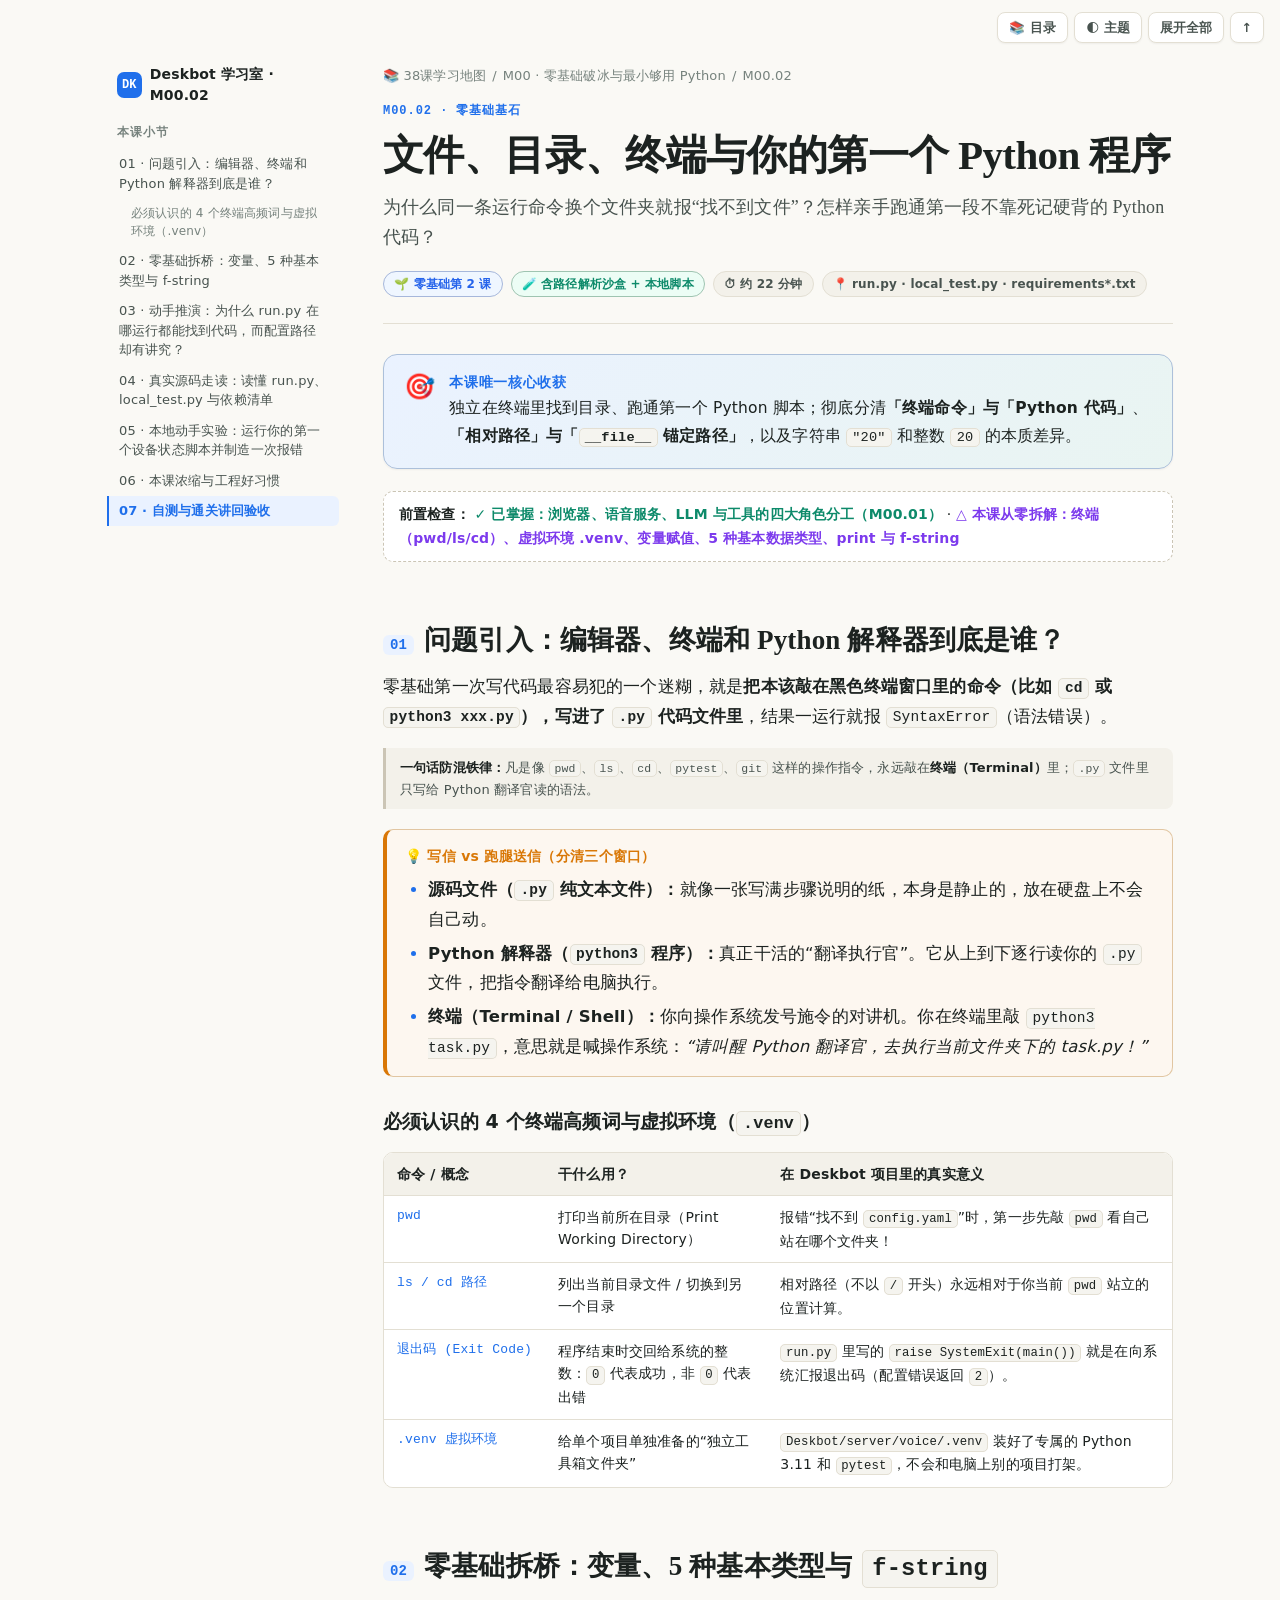
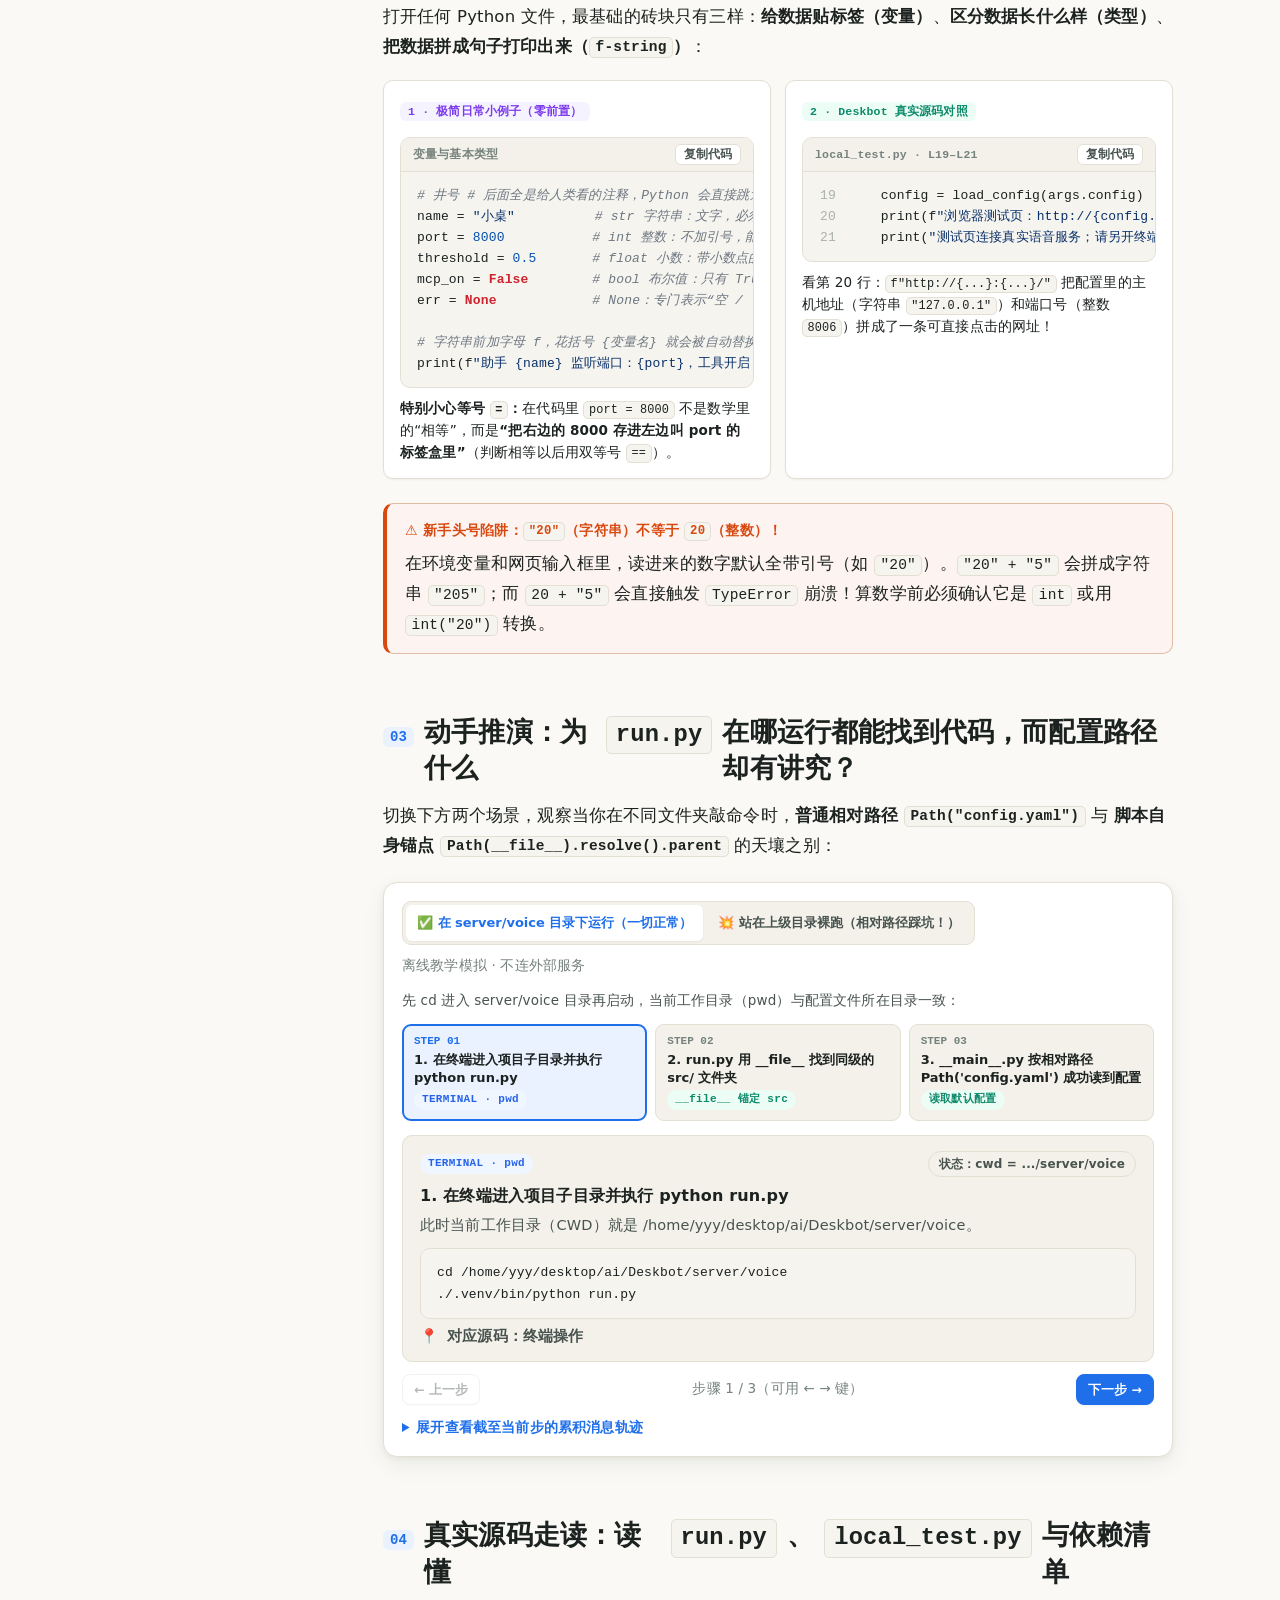
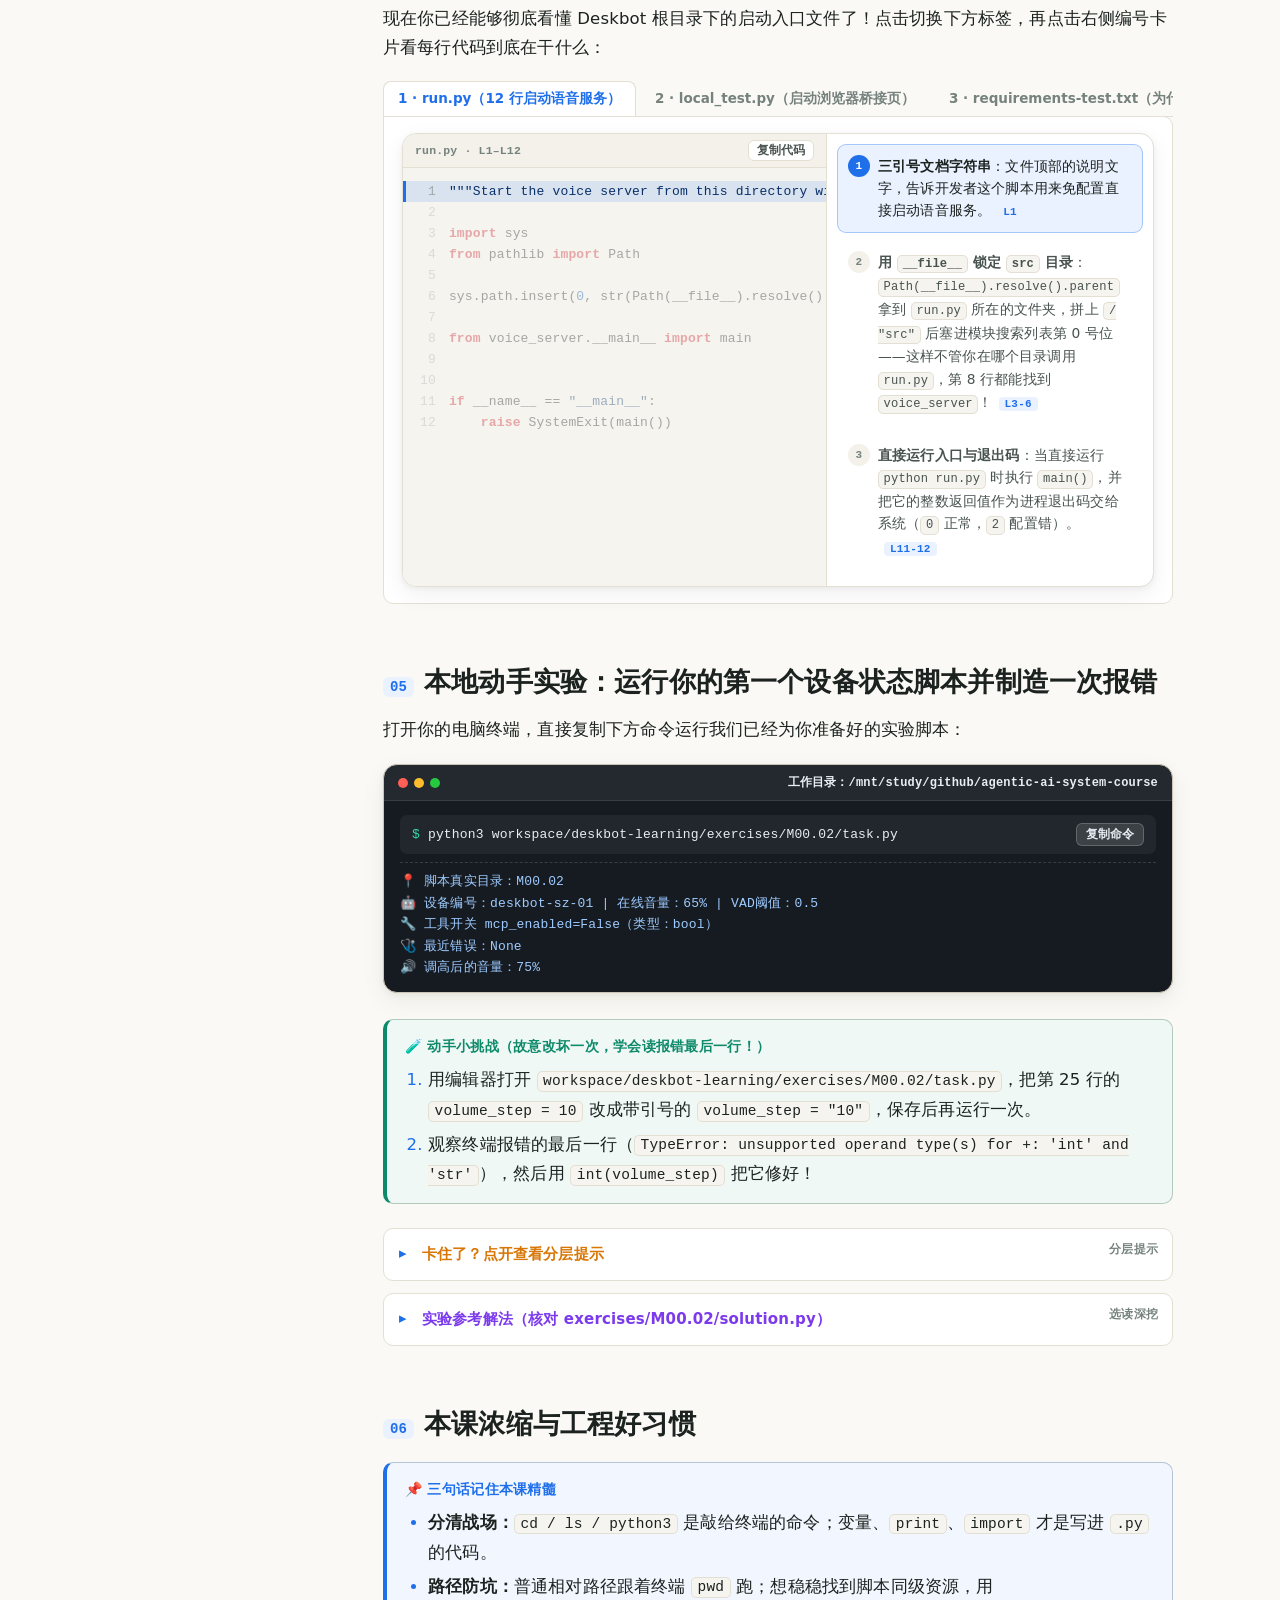
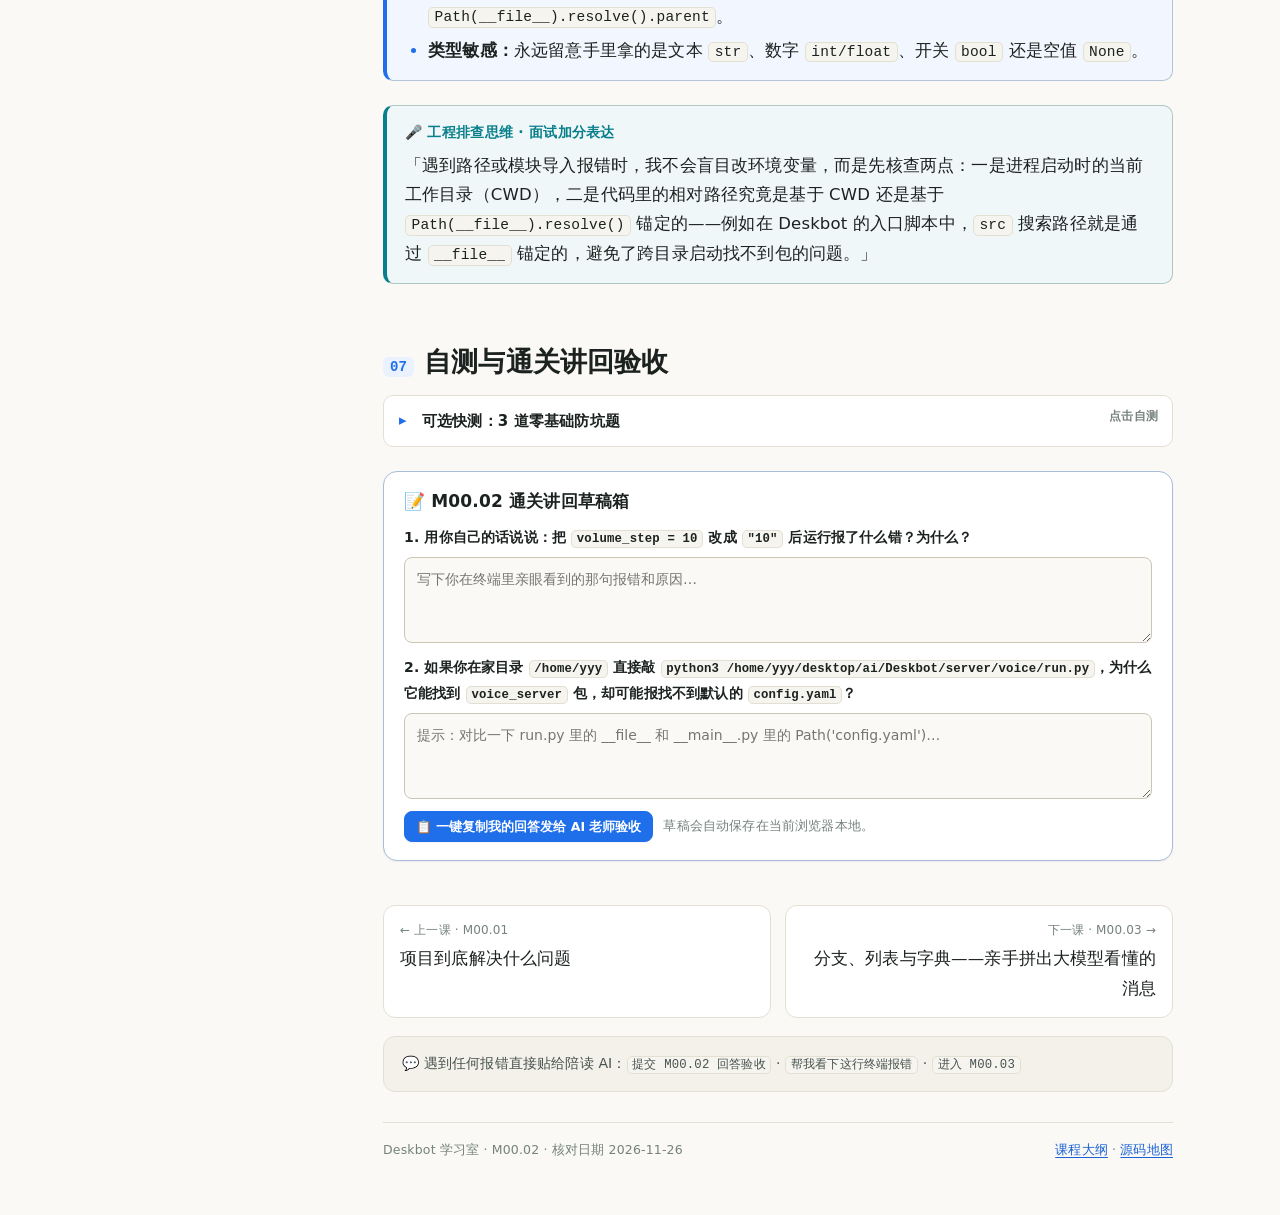
<file: workspace/deskbot-learning/lessons/M00.02.html>
<!DOCTYPE html>
<html lang="zh-CN">
<head>
<meta charset="utf-8">
<meta name="viewport" content="width=device-width, initial-scale=1">
<meta name="dk:lesson" content="M00.02">
<meta name="dk:module" content="M00">
<meta name="dk:home" content="../index.html">
<meta name="dk:date" content="2026-11-26">
<title>M00.02 文件、目录、终端与你的第一个 Python 程序 · Deskbot 学习室</title>
<link rel="stylesheet" href="../assets/deskbot-course.css">
</head>
<body>
<div class="dk-layout">
  <nav id="dk-toc" aria-label="本课目录"></nav>

  <main class="dk-main">
    <header class="dk-hero">
      <div class="crumbs">
        <a href="../index.html">📚 38课学习地图</a> /
        <a href="../index.html#M00">M00 · 零基础破冰与最小够用 Python</a> /
        <span>M00.02</span>
      </div>
      <p class="eyebrow">M00.02 · 零基础基石</p>
      <h1>文件、目录、终端与你的第一个 Python 程序</h1>
      <p class="subtitle">为什么同一条运行命令换个文件夹就报“找不到文件”？怎样亲手跑通第一段不靠死记硬背的 Python 代码？</p>
      <div class="chips">
        <span class="chip whitebox">🌱 零基础第 2 课</span>
        <span class="chip sim">🧪 含路径解析沙盒 + 本地脚本</span>
        <span class="chip">⏱ 约 22 分钟</span>
        <span class="chip">📍 run.py · local_test.py · requirements*.txt</span>
      </div>
    </header>

    <div class="win">
      <div class="icon">🎯</div>
      <div>
        <h4>本课唯一核心收获</h4>
        <p>独立在终端里找到目录、跑通第一个 Python 脚本；彻底分清<strong>「终端命令」与「Python 代码」</strong>、<strong>「相对路径」与「<code>__file__</code> 锚定路径」</strong>，以及字符串 <code>"20"</code> 和整数 <code>20</code> 的本质差异。</p>
      </div>
    </div>

    <div class="prereq">
      <b>前置检查：</b>
      <span class="known">✓ 已掌握：浏览器、语音服务、LLM 与工具的四大角色分工（M00.01）</span> ·
      <span class="gap">△ 本课从零拆解：终端（pwd/ls/cd）、虚拟环境 .venv、变量赋值、5 种基本数据类型、print 与 f-string</span>
    </div>

    <!-- ========== §01 痛点与直觉 ========== -->
    <section>
      <h2><span class="num">01</span>问题引入：编辑器、终端和 Python 解释器到底是谁？</h2>
      <p>零基础第一次写代码最容易犯的一个迷糊，就是<strong>把本该敲在黑色终端窗口里的命令（比如 <code>cd</code> 或 <code>python3 xxx.py</code>），写进了 <code>.py</code> 代码文件里</strong>，结果一运行就报 <code>SyntaxError</code>（语法错误）。</p>

      <aside class="sidenote">
        <strong>一句话防混铁律：</strong>凡是像 <code>pwd</code>、<code>ls</code>、<code>cd</code>、<code>pytest</code>、<code>git</code> 这样的操作指令，永远敲在<strong>终端（Terminal）</strong>里；<code>.py</code> 文件里只写给 Python 翻译官读的语法。
      </aside>

      <div class="callout intuition">
        <span class="ct">写信 vs 跑腿送信（分清三个窗口）</span>
        <ul>
          <li><strong>源码文件（<code>.py</code> 纯文本文件）：</strong>就像一张写满步骤说明的纸，本身是静止的，放在硬盘上不会自己动。</li>
          <li><strong>Python 解释器（<code>python3</code> 程序）：</strong>真正干活的“翻译执行官”。它从上到下逐行读你的 <code>.py</code> 文件，把指令翻译给电脑执行。</li>
          <li><strong>终端（Terminal / Shell）：</strong>你向操作系统发号施令的对讲机。你在终端里敲 <code>python3 task.py</code>，意思就是喊操作系统：<em>“请叫醒 Python 翻译官，去执行当前文件夹下的 task.py！”</em></li>
        </ul>
      </div>

      <h3>必须认识的 4 个终端高频词与虚拟环境（<code>.venv</code>）</h3>
      <div class="table-wrap">
        <table class="kv-table">
          <thead>
            <tr><th>命令 / 概念</th><th>干什么用？</th><th>在 Deskbot 项目里的真实意义</th></tr>
          </thead>
          <tbody>
            <tr><td>pwd</td><td>打印当前所在目录（Print Working Directory）</td><td>报错“找不到 <code>config.yaml</code>”时，第一步先敲 <code>pwd</code> 看自己站在哪个文件夹！</td></tr>
            <tr><td>ls / cd 路径</td><td>列出当前目录文件 / 切换到另一个目录</td><td>相对路径（不以 <code>/</code> 开头）永远相对于你当前 <code>pwd</code> 站立的位置计算。</td></tr>
            <tr><td>退出码 (Exit Code)</td><td>程序结束时交回给系统的整数：<code>0</code> 代表成功，非 <code>0</code> 代表出错</td><td><code>run.py</code> 里写的 <code>raise SystemExit(main())</code> 就是在向系统汇报退出码（配置错误返回 <code>2</code>）。</td></tr>
            <tr><td>.venv 虚拟环境</td><td>给单个项目单独准备的“独立工具箱文件夹”</td><td><code>Deskbot/server/voice/.venv</code> 装好了专属的 Python 3.11 和 <code>pytest</code>，不会和电脑上别的项目打架。</td></tr>
          </tbody>
        </table>
      </div>
    </section>

    <!-- ========== §02 零基础语法拆桥 ========== -->
    <section>
      <h2><span class="num">02</span>零基础拆桥：变量、5 种基本类型与 <code>f-string</code></h2>
      <p>打开任何 Python 文件，最基础的砖块只有三样：<strong>给数据贴标签（变量）</strong>、<strong>区分数据长什么样（类型）</strong>、<strong>把数据拼成句子打印出来（<code>f-string</code>）</strong>：</p>

      <div class="syntax-bridge">
        <div class="sb-col">
          <span class="sb-tag">1 · 极简日常小例子（零前置）</span>
          <pre data-file="变量与基本类型"><code class="language-python"># 井号 # 后面全是给人类看的注释，Python 会直接跳过
name = "小桌"          # str 字符串：文字，必须用引号包起来
port = 8000           # int 整数：不加引号，能做加减乘除
threshold = 0.5       # float 小数：带小数点的数字
mcp_on = False        # bool 布尔值：只有 True(真) 和 False(假)，首字母大写！
err = None            # None：专门表示“空 / 暂时没有值”

# 字符串前加字母 f，花括号 {变量名} 就会被自动替换成变量的值
print(f"助手 {name} 监听端口：{port}，工具开启：{mcp_on}")</code></pre>
          <p class="small"><strong>特别小心等号 <code>=</code>：</strong>在代码里 <code>port = 8000</code> 不是数学里的“相等”，而是<strong>“把右边的 8000 存进左边叫 port 的标签盒里”</strong>（判断相等以后用双等号 <code>==</code>）。</p>
        </div>
        <div class="sb-col project">
          <span class="sb-tag">2 · Deskbot 真实源码对照</span>
          <pre data-file="local_test.py" data-start="19"><code class="language-python">    config = load_config(args.config)
    print(f"浏览器测试页：http://{config.local_test.host}:{config.local_test.port}/")
    print("测试页连接真实语音服务；请另开终端运行 run.py。Ctrl+C 停止测试页。")</code></pre>
          <p class="small">看第 20 行：<code>f"http://{...}:{...}/"</code> 把配置里的主机地址（字符串 <code>"127.0.0.1"</code>）和端口号（整数 <code>8006</code>）拼成了一条可直接点击的网址！</p>
        </div>
      </div>

      <div class="callout warn">
        <span class="ct">新手头号陷阱：<code>"20"</code>（字符串）不等于 <code>20</code>（整数）！</span>
        <p>在环境变量和网页输入框里，读进来的数字默认全带引号（如 <code>"20"</code>）。<code>"20" + "5"</code> 会拼成字符串 <code>"205"</code>；而 <code>20 + "5"</code> 会直接触发 <code>TypeError</code> 崩溃！算数学前必须确认它是 <code>int</code> 或用 <code>int("20")</code> 转换。</p>
      </div>
    </section>

    <!-- ========== §03 交互沙盒：当前目录 vs __file__ 路径解析 ========== -->
    <section>
      <h2><span class="num">03</span>动手推演：为什么 <code>run.py</code> 在哪运行都能找到代码，而配置路径却有讲究？</h2>
      <p>切换下方两个场景，观察当你在不同文件夹敲命令时，<strong>普通相对路径 <code>Path("config.yaml")</code></strong> 与 <strong>脚本自身锚点 <code>Path(__file__).resolve().parent</code></strong> 的天壤之别：</p>

      <div id="sim-path"></div>
    </section>

    <!-- ========== §04 真实源码聚光灯走读 ========== -->
    <section>
      <h2><span class="num">04</span>真实源码走读：读懂 <code>run.py</code>、<code>local_test.py</code> 与依赖清单</h2>
      <p>现在你已经能够彻底看懂 Deskbot 根目录下的启动入口文件了！点击切换下方标签，再点击右侧编号卡片看每行代码到底在干什么：</p>

      <div class="dk-tabs">
        <div class="tab" data-label="1 · run.py（12 行启动语音服务）">
          <div class="code-walk" data-dim>
<pre data-file="run.py" data-start="1"><code class="language-python">"""Start the voice server from this directory without setting PYTHONPATH."""

import sys
from pathlib import Path

sys.path.insert(0, str(Path(__file__).resolve().parent / "src"))

from voice_server.__main__ import main


if __name__ == "__main__":
    raise SystemExit(main())</code></pre>
            <ol class="walk">
              <li data-lines="1"><strong>三引号文档字符串</strong>：文件顶部的说明文字，告诉开发者这个脚本用来免配置直接启动语音服务。</li>
              <li data-lines="3-6"><strong>用 <code>__file__</code> 锁定 <code>src</code> 目录</strong>：<code>Path(__file__).resolve().parent</code> 拿到 <code>run.py</code> 所在的文件夹，拼上 <code>/ "src"</code> 后塞进模块搜索列表第 0 号位——这样不管你在哪个目录调用 <code>run.py</code>，第 8 行都能找到 <code>voice_server</code>！</li>
              <li data-lines="11-12"><strong>直接运行入口与退出码</strong>：当直接运行 <code>python run.py</code> 时执行 <code>main()</code>，并把它的整数返回值作为进程退出码交给系统（<code>0</code> 正常，<code>2</code> 配置错）。</li>
            </ol>
          </div>
        </div>

        <div class="tab" data-label="2 · local_test.py（启动浏览器桥接页）">
          <div class="code-walk" data-dim>
<pre data-file="local_test.py" data-start="10"><code class="language-python">def main() -&gt; None:
    parser = argparse.ArgumentParser(description="Deskbot 本地语音测试页面")
    parser.add_argument("--config", type=Path, default=Path(__file__).with_name("config.yaml"))
    args = parser.parse_args()

    from aiohttp import web
    from voice_server.config import load_config
    from voice_server.local_testing import create_local_test_app

    config = load_config(args.config)
    print(f"浏览器测试页：http://{config.local_test.host}:{config.local_test.port}/")
    print("测试页连接真实语音服务；请另开终端运行 run.py。Ctrl+C 停止测试页。")
    web.run_app(create_local_test_app(config), host=config.local_test.host, port=config.local_test.port, access_log=None)</code></pre>
            <ol class="walk">
              <li data-lines="12"><strong>对比细节（非常妙！）</strong>：<code>Path(__file__).with_name("config.yaml")</code> 表示“找和 <code>local_test.py</code> 同文件夹下的 <code>config.yaml</code>”，所以哪怕你在别的目录运行它也不会找错默认配置！</li>
              <li data-lines="20-21"><strong>双进程关系明示</strong>：打印出 <code>8006</code> 测试页地址，并明确提醒你“测试页本身只是桥梁，真实对话需另开终端跑 <code>run.py</code>”。</li>
            </ol>
          </div>
        </div>

        <div class="tab" data-label="3 · requirements-test.txt（为什么先不装大模型也能做实验？）">
          <div class="code-walk" data-dim>
<pre data-file="requirements-test.txt" data-start="1"><code class="language-python"># Offline tests use fake model providers; no Torch/model downloads are needed.
aiohttp==3.13.2
edge-tts==7.3.1
websockets==14.2
PyYAML==6.0.3
python-dotenv==1.2.1
numpy==1.26.4
opuslib_next==1.1.5
pytest&gt;=8,&lt;9
pytest-asyncio&gt;=0.23,&lt;2
pytest-aiohttp&gt;=1.1,&lt;2</code></pre>
            <ol class="walk">
              <li data-lines="1"><strong>为什么前两阶段零模型下载负担？</strong>看第 1 行注释：离线测试使用假模型替身（Fake Providers），不需要先下载几个 GB 的 PyTorch 和语音识别权重就能验证全部 Agent 与状态逻辑！</li>
              <li data-lines="2-11"><strong>版本号约束</strong>：<code>==</code> 锁定精确版本防升级破坏兼容；<code>&gt;=8,&lt;9</code> 允许大版本 8 内的安全小更新。</li>
            </ol>
          </div>
        </div>
      </div>
    </section>

    <!-- ========== §05 本地动手实验 ========== -->
    <section>
      <h2><span class="num">05</span>本地动手实验：运行你的第一个设备状态脚本并制造一次报错</h2>
      <p>打开你的电脑终端，直接复制下方命令运行我们已经为你准备好的实验脚本：</p>

      <div class="terminal-lab">
        <div class="term-head">
          <span class="term-dots"><i></i><i></i><i></i></span>
          <span>工作目录：/mnt/study/github/agentic-ai-system-course</span>
        </div>
        <div class="term-body">
          <div class="cmd-row">
            <span class="cmd-text">python3 workspace/deskbot-learning/exercises/M00.02/task.py</span>
            <button class="copy-cmd" type="button">复制命令</button>
          </div>
          <div class="term-out">📍 脚本真实目录：M00.02
🤖 设备编号：deskbot-sz-01 | 在线音量：65% | VAD阈值：0.5
🔧 工具开关 mcp_enabled=False（类型：bool）
🩺 最近错误：None
🔊 调高后的音量：75%</div>
        </div>
      </div>

      <div class="callout lab">
        <span class="ct">动手小挑战（故意改坏一次，学会读报错最后一行！）</span>
        <ol>
          <li>用编辑器打开 <code>workspace/deskbot-learning/exercises/M00.02/task.py</code>，把第 25 行的 <code>volume_step = 10</code> 改成带引号的 <code>volume_step = "10"</code>，保存后再运行一次。</li>
          <li>观察终端报错的最后一行（<code>TypeError: unsupported operand type(s) for +: 'int' and 'str'</code>），然后用 <code>int(volume_step)</code> 把它修好！</li>
        </ol>
      </div>

      <details class="reveal hint">
        <summary>卡住了？点开查看分层提示</summary>
        <p><strong>提示 1：</strong>Python 报错堆栈（Traceback）总是把<strong>出错的文件名和行号</strong>写在倒数第 2 段，把<strong>真正的错误原因</strong>写在最后 1 行。</p>
        <p><strong>提示 2：</strong>想把字符串 <code>"10"</code> 变成可相加的整数，只需写 <code>int(volume_step)</code>。</p>
      </details>

      <details class="reveal deep">
        <summary>实验参考解法（核对 exercises/M00.02/solution.py）</summary>
        <pre data-file="exercises/M00.02/solution.py"><code class="language-python">from pathlib import Path

device_id = "deskbot-sz-01"
volume = 65
volume_step_str = "10"

new_volume = min(100, volume + int(volume_step_str))
print(f"安全转换相加后：{device_id} 当前音量 -&gt; {new_volume}%")</code></pre>
      </details>
    </section>

    <!-- ========== §06 小结与面试表达 ========== -->
    <section>
      <h2><span class="num">06</span>本课浓缩与工程好习惯</h2>
      <div class="callout summary">
        <span class="ct">三句话记住本课精髓</span>
        <ul>
          <li><strong>分清战场：</strong><code>cd / ls / python3</code> 是敲给终端的命令；变量、<code>print</code>、<code>import</code> 才是写进 <code>.py</code> 的代码。</li>
          <li><strong>路径防坑：</strong>普通相对路径跟着终端 <code>pwd</code> 跑；想稳稳找到脚本同级资源，用 <code>Path(__file__).resolve().parent</code>。</li>
          <li><strong>类型敏感：</strong>永远留意手里拿的是文本 <code>str</code>、数字 <code>int/float</code>、开关 <code>bool</code> 还是空值 <code>None</code>。</li>
        </ul>
      </div>

      <div class="callout interview">
        <span class="ct">工程排查思维 · 面试加分表达</span>
        <p>「遇到路径或模块导入报错时，我不会盲目改环境变量，而是先核查两点：一是进程启动时的当前工作目录（CWD），二是代码里的相对路径究竟是基于 CWD 还是基于 <code>Path(__file__).resolve()</code> 锚定的——例如在 Deskbot 的入口脚本中，<code>src</code> 搜索路径就是通过 <code>__file__</code> 锚定的，避免了跨目录启动找不到包的问题。」</p>
      </div>
    </section>

    <!-- ========== §07 自测与讲回验收 ========== -->
    <section>
      <h2><span class="num">07</span>自测与通关讲回验收</h2>

      <details class="reveal q">
        <summary>可选快测：3 道零基础防坑题</summary>
        <form class="dk-quiz">
          <fieldset data-name="q1" data-answer="b" data-explain="带引号的是字符串 str，不带引号的 8000 是整数 int；在 Python 中两者类型不同，8000 == '8000' 的结果是 False。">
            <legend>1. 在 Python 中，<code>port_a = "8000"</code> 和 <code>port_b = 8000</code> 有什么区别？</legend>
            <label class="q-opt"><input type="radio" name="q1" value="a"> A. 完全一样，引号可加可不加</label>
            <label class="q-opt"><input type="radio" name="q1" value="b"> B. <code>port_a</code> 是文本字符串（<code>str</code>），<code>port_b</code> 是整数（<code>int</code>），不能直接用 <code>+</code> 相加</label>
            <label class="q-opt"><input type="radio" name="q1" value="c"> C. <code>port_b</code> 会报错，所有数字都必须加引号</label>
          </fieldset>

          <fieldset data-name="q2" data-answer="c" data-explain="cd 是终端（Shell）命令，不是合法的 Python 语法；写在 .py 文件里运行会直接报 SyntaxError。">
            <legend>2. 新手在 <code>hello.py</code> 第一行写了 <code>cd /home/yyy</code>，运行时会发生什么？</legend>
            <label class="q-opt"><input type="radio" name="q2" value="a"> A. Python 自动切换文件夹并继续运行</label>
            <label class="q-opt"><input type="radio" name="q2" value="b"> B. 自动忽略这一行</label>
            <label class="q-opt"><input type="radio" name="q2" value="c"> C. 报 <code>SyntaxError</code>，因为终端命令不能直接当 Python 语法写进 <code>.py</code> 文件</label>
          </fieldset>

          <fieldset data-name="q3" data-answer="a" data-explain="Path(__file__).resolve().parent 始终指向该 .py 文件自身躺在硬盘上的目录，与你在哪个终端目录敲命令无关。">
            <legend>3. 为什么 <code>run.py</code> 里写 <code>Path(__file__).resolve().parent / "src"</code> 比直接写 <code>"src"</code> 更稳妥？</legend>
            <label class="q-opt"><input type="radio" name="q3" value="a"> A. 因为 <code>__file__</code> 永远锁定 <code>run.py</code> 所在的真实文件夹，哪怕从上级目录启动也不会找错 <code>src</code></label>
            <label class="q-opt"><input type="radio" name="q3" value="b"> B. 只是为了让代码看起来更长更专业</label>
            <label class="q-opt"><input type="radio" name="q3" value="c"> C. 这样写可以自动下载缺失的第三方包</label>
          </fieldset>
          <button class="dk-btn primary" type="submit">核对判断与解析</button>
        </form>
      </details>

      <div class="teachback-card" data-teachback>
        <h3>📝 M00.02 通关讲回草稿箱</h3>
        <label class="tb-field">
          1. 用你自己的话说说：把 <code>volume_step = 10</code> 改成 <code>"10"</code> 后运行报了什么错？为什么？
          <textarea data-field="type_err" placeholder="写下你在终端里亲眼看到的那句报错和原因…"></textarea>
        </label>
        <label class="tb-field">
          2. 如果你在家目录 <code>/home/yyy</code> 直接敲 <code>python3 /home/yyy/desktop/ai/Deskbot/server/voice/run.py</code>，为什么它能找到 <code>voice_server</code> 包，却可能报找不到默认的 <code>config.yaml</code>？
          <textarea data-field="cwd_vs_file" placeholder="提示：对比一下 run.py 里的 __file__ 和 __main__.py 里的 Path('config.yaml')…"></textarea>
        </label>
        <div class="tb-actions">
          <button class="dk-btn primary" type="button" data-copy-teachback>📋 一键复制我的回答发给 AI 老师验收</button>
          <span class="tb-status">草稿会自动保存在当前浏览器本地。</span>
        </div>
      </div>
    </section>

    <nav class="dk-nav" aria-label="课程前后导航">
      <a href="M00.01.html"><small>← 上一课 · M00.01</small>项目到底解决什么问题</a>
      <a class="next" href="M00.03.html"><small>下一课 · M00.03 →</small>分支、列表与字典——亲手拼出大模型看懂的消息</a>
    </nav>

    <div class="ask-ai">
      💬 遇到任何报错直接贴给陪读 AI：<code>提交 M00.02 回答验收</code> · <code>帮我看下这行终端报错</code> · <code>进入 M00.03</code>
    </div>

    <footer class="dk-footer">
      <span>Deskbot 学习室 · M00.02 · 核对日期 2026-11-26</span>
      <span><a href="../syllabus.md">课程大纲</a> · <a href="../source-map.md">源码地图</a></span>
    </footer>
  </main>

  <aside class="dk-margin" aria-hidden="true"></aside>
</div>

<script src="../assets/deskbot-course.js"></script>
<script>
DeskCourse.ready(() => {
  DeskCourse.tracePlayer("#sim-path", {
    scenarios: [
      {
        label: "✅ 在 server/voice 目录下运行（一切正常）",
        summary: "先 cd 进入 server/voice 目录再启动，当前工作目录（pwd）与配置文件所在目录一致：",
        steps: [
          {
            role: "client", badge: "TERMINAL · pwd", state: "cwd = .../server/voice",
            title: "1. 在终端进入项目子目录并执行 python run.py",
            explain: "此时当前工作目录（CWD）就是 /home/yyy/desktop/ai/Deskbot/server/voice。",
            data: "cd /home/yyy/desktop/ai/Deskbot/server/voice\n./.venv/bin/python run.py",
            lang: "bash", source: "终端操作"
          },
          {
            role: "server", badge: "__file__ 锚定 src", state: "sys.path 已注入",
            title: "2. run.py 用 __file__ 找到同级的 src/ 文件夹",
            explain: "Path(__file__).resolve().parent 解析为 .../server/voice，成功导入 voice_server.__main__。",
            data: 'sys.path.insert(0, "/home/yyy/desktop/ai/Deskbot/server/voice/src")',
            lang: "python", source: "run.py · L6"
          },
          {
            role: "server", badge: "读取默认配置", state: "Exit Code = 0 (运行中)",
            title: "3. __main__.py 按相对路径 Path('config.yaml') 成功读到配置",
            explain: "因为当前站在 server/voice 目录，相对路径 'config.yaml' 正好指向 server/voice/config.yaml！",
            data: 'Path("config.yaml").resolve() -> "/home/yyy/desktop/ai/Deskbot/server/voice/config.yaml"',
            lang: "python", source: "src/voice_server/__main__.py · L23"
          }
        ]
      },
      {
        label: "💥 站在上级目录裸跑（相对路径踩坑！）",
        summary: "如果你站在 /home/yyy 没有 cd，直接运行远处的 run.py 且没传 --config 参数：",
        steps: [
          {
            role: "client", badge: "TERMINAL · pwd", state: "cwd = /home/yyy",
            title: "1. 当前站在 /home/yyy，跨目录调用 run.py",
            explain: "注意：虽然脚本在 server/voice 里，但你的当前工作目录（pwd）仍然是 /home/yyy！",
            data: "pwd  # 输出 /home/yyy\n/home/yyy/desktop/ai/Deskbot/server/voice/.venv/bin/python /home/yyy/desktop/ai/Deskbot/server/voice/run.py",
            lang: "bash", source: "终端操作"
          },
          {
            role: "server", badge: "__file__ 依然稳健", state: "导入成功 ✓",
            title: "2. run.py 依然成功导入了 voice_server！（为什么？）",
            explain: "因为 run.py 用的是 Path(__file__)——它认的是 run.py 文件自己的位置，不受你站在 /home/yyy 的影响！",
            data: 'Path(__file__).resolve().parent -> "/home/yyy/desktop/ai/Deskbot/server/voice"',
            lang: "python", source: "run.py · L6"
          },
          {
            role: "error", badge: "ConfigError · 退出码 2", state: "Exit Code = 2", error: true,
            title: "3. 但在读默认 Path('config.yaml') 时报错退出了！",
            explain: "__main__.py 默认值写的是相对路径 Path('config.yaml')，它会去当前站立的 /home/yyy/config.yaml 找，自然找不到！（解决办法：要么先 cd 进去，要么显式传 --config 完整路径，或者像 local_test.py 那样用 Path(__file__).with_name('config.yaml')）。",
            data: 'ERROR:voice_server.__main__:invalid voice server configuration\n# 进程返回退出码 2',
            lang: "python", source: "src/voice_server/__main__.py · L23, L29-31"
          }
        ]
      }
    ]
  });
});
</script>
</body>
</html>
</file>
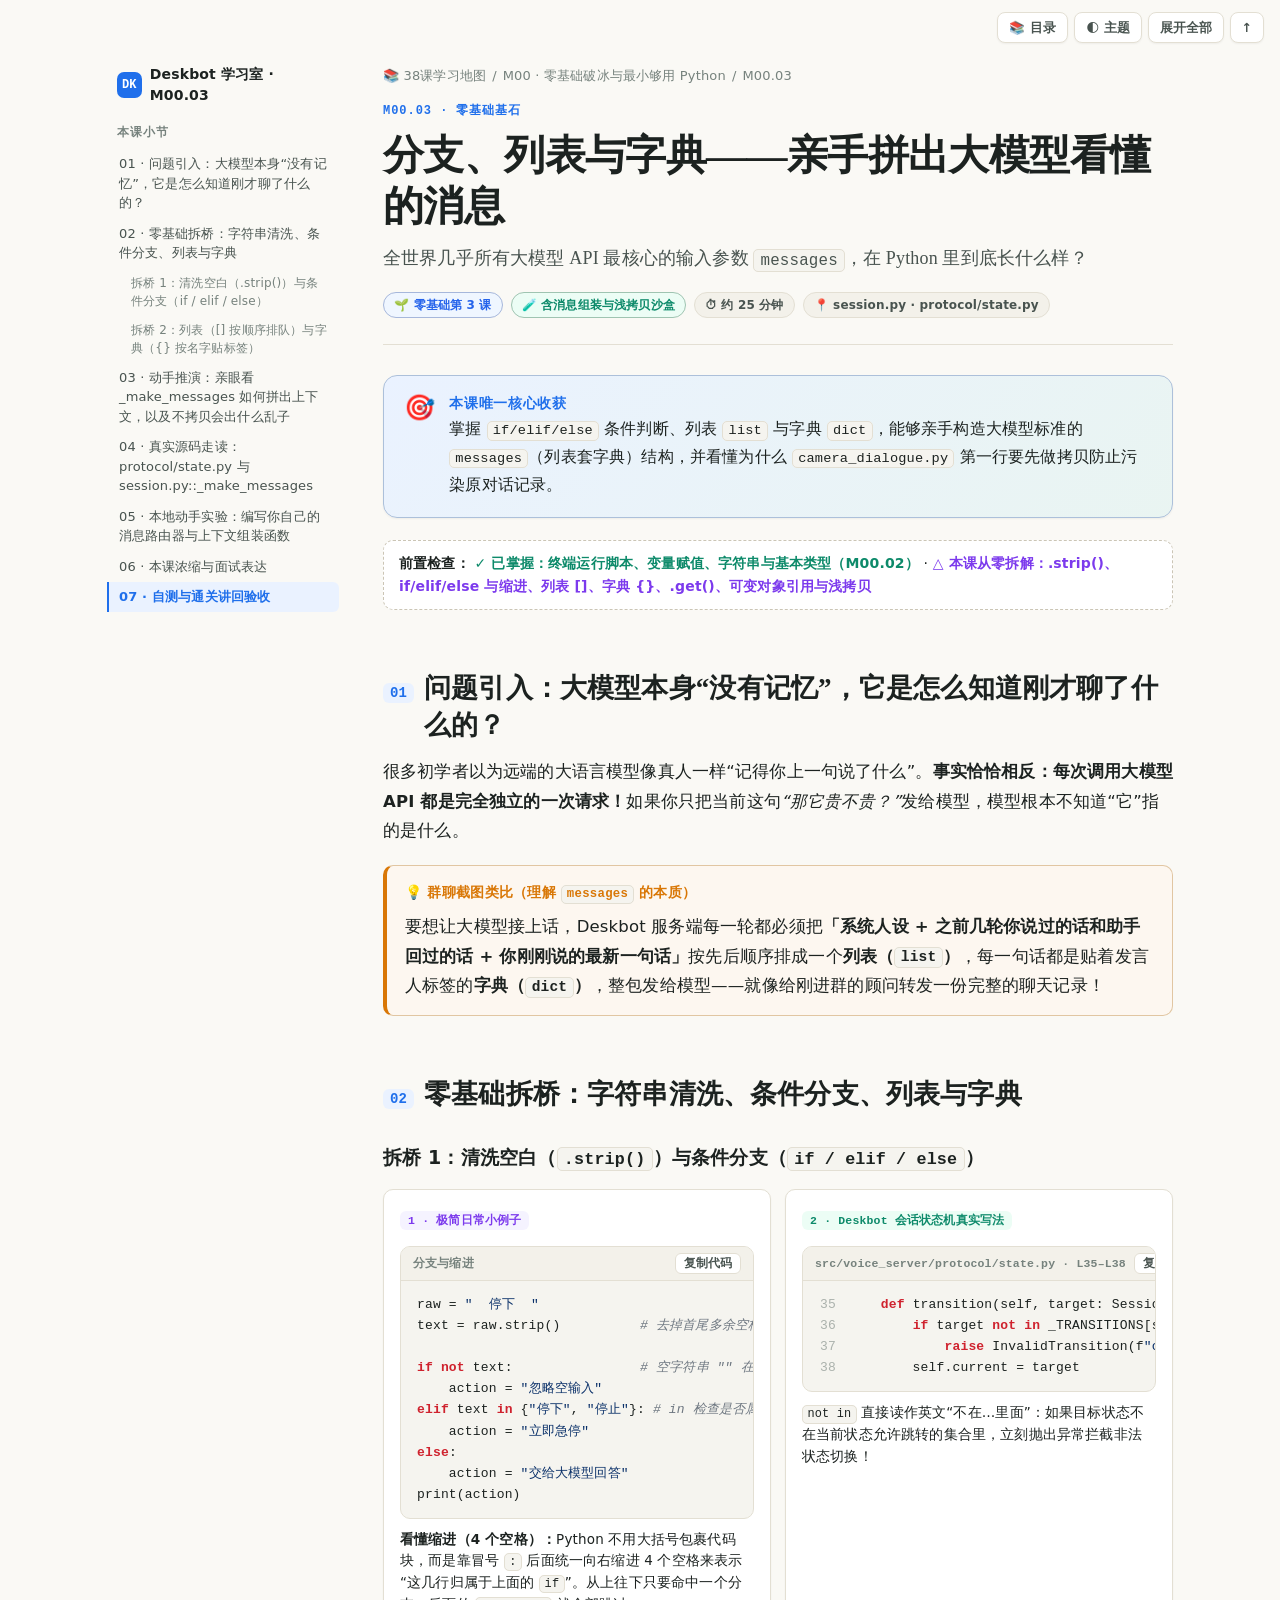
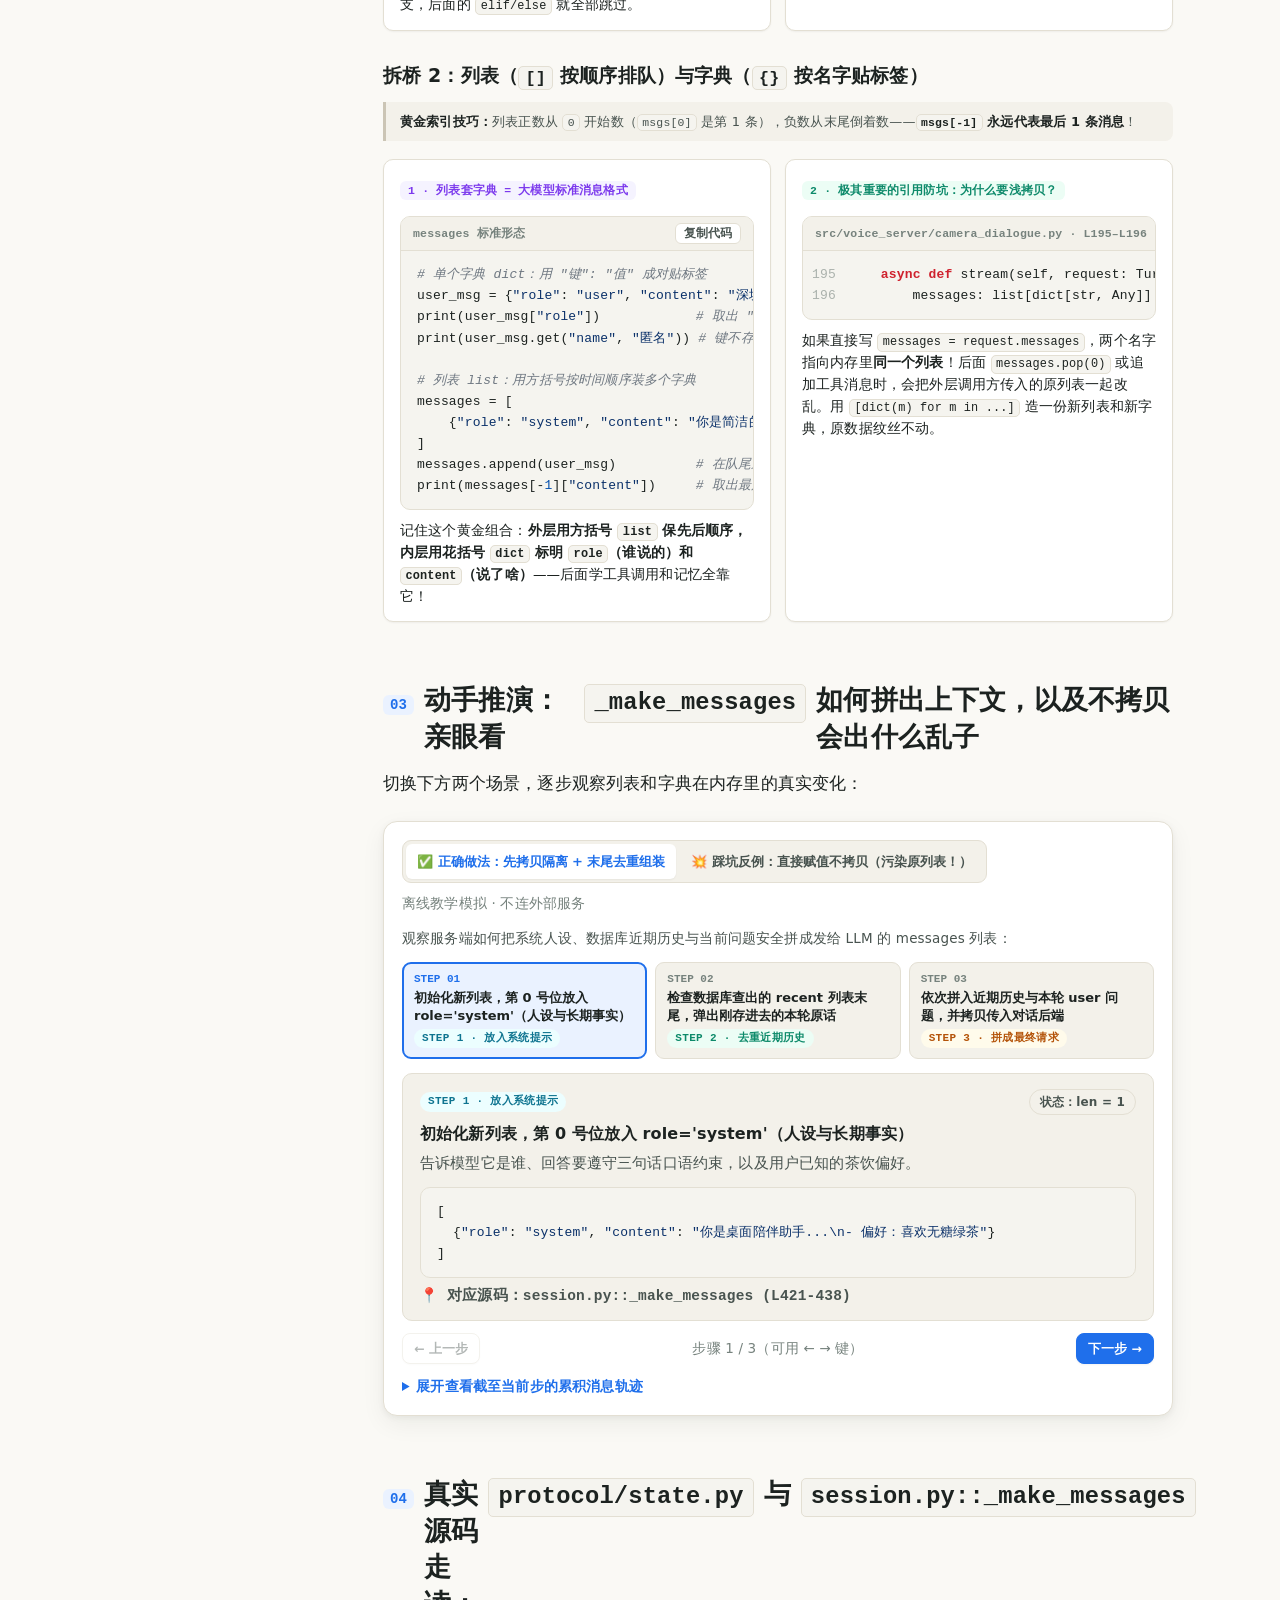
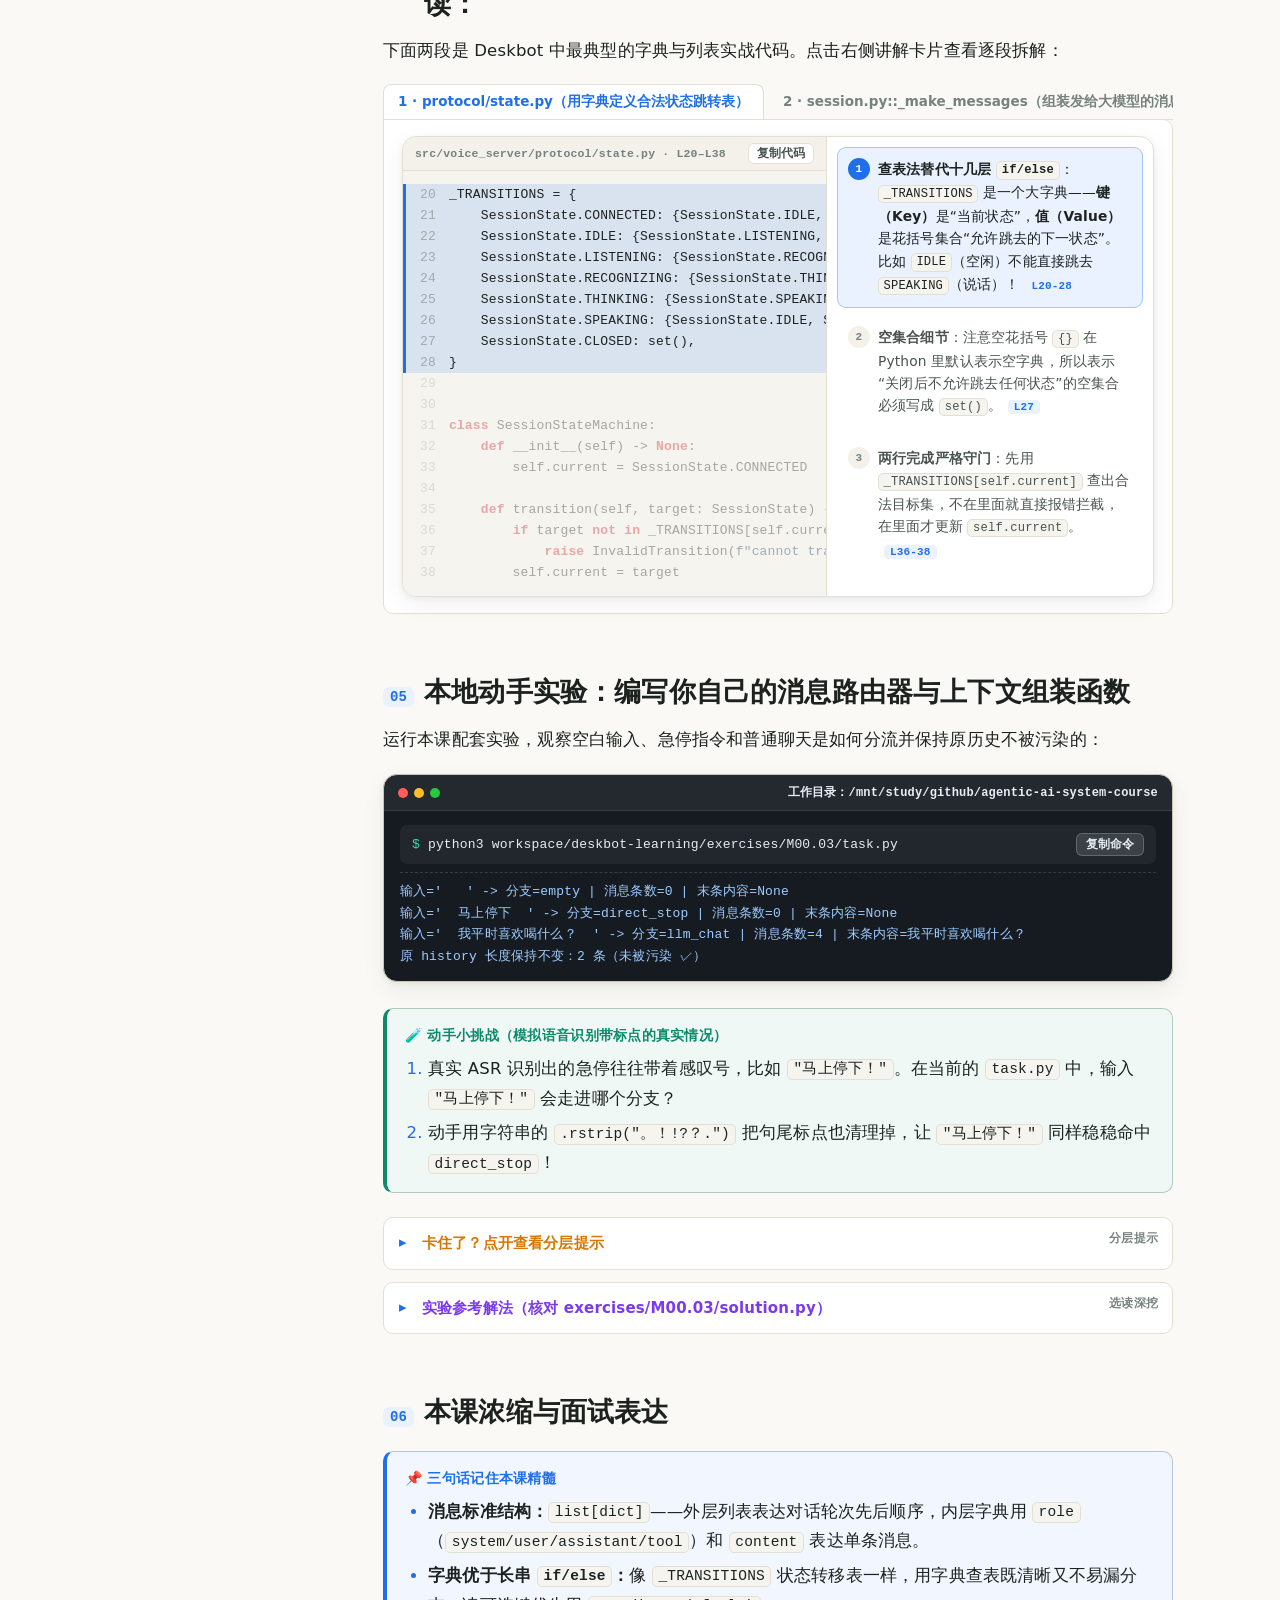
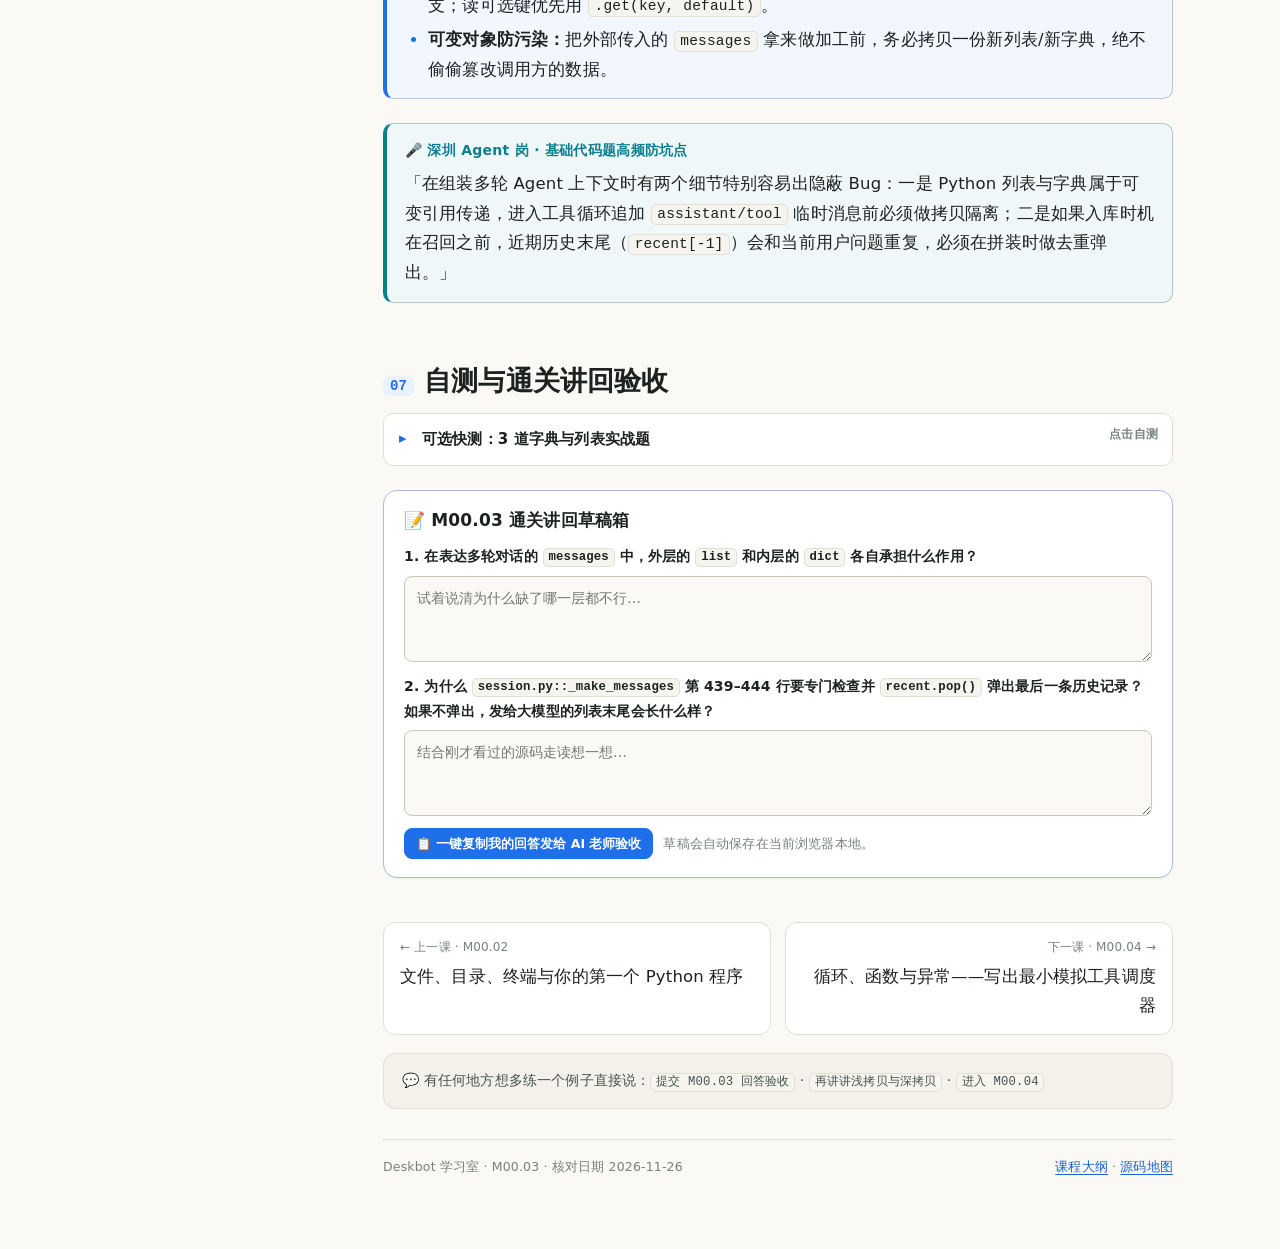
<file: workspace/deskbot-learning/lessons/M00.03.html>
<!DOCTYPE html>
<html lang="zh-CN">
<head>
<meta charset="utf-8">
<meta name="viewport" content="width=device-width, initial-scale=1">
<meta name="dk:lesson" content="M00.03">
<meta name="dk:module" content="M00">
<meta name="dk:home" content="../index.html">
<meta name="dk:date" content="2026-11-26">
<title>M00.03 分支、列表与字典——亲手拼出大模型看懂的消息 · Deskbot 学习室</title>
<link rel="stylesheet" href="../assets/deskbot-course.css">
</head>
<body>
<div class="dk-layout">
  <nav id="dk-toc" aria-label="本课目录"></nav>

  <main class="dk-main">
    <header class="dk-hero">
      <div class="crumbs">
        <a href="../index.html">📚 38课学习地图</a> /
        <a href="../index.html#M00">M00 · 零基础破冰与最小够用 Python</a> /
        <span>M00.03</span>
      </div>
      <p class="eyebrow">M00.03 · 零基础基石</p>
      <h1>分支、列表与字典——亲手拼出大模型看懂的消息</h1>
      <p class="subtitle">全世界几乎所有大模型 API 最核心的输入参数 <code>messages</code>，在 Python 里到底长什么样？</p>
      <div class="chips">
        <span class="chip whitebox">🌱 零基础第 3 课</span>
        <span class="chip sim">🧪 含消息组装与浅拷贝沙盒</span>
        <span class="chip">⏱ 约 25 分钟</span>
        <span class="chip">📍 session.py · protocol/state.py</span>
      </div>
    </header>

    <div class="win">
      <div class="icon">🎯</div>
      <div>
        <h4>本课唯一核心收获</h4>
        <p>掌握 <code>if/elif/else</code> 条件判断、列表 <code>list</code> 与字典 <code>dict</code>，能够亲手构造大模型标准的 <code>messages</code>（列表套字典）结构，并看懂为什么 <code>camera_dialogue.py</code> 第一行要先做拷贝防止污染原对话记录。</p>
      </div>
    </div>

    <div class="prereq">
      <b>前置检查：</b>
      <span class="known">✓ 已掌握：终端运行脚本、变量赋值、字符串与基本类型（M00.02）</span> ·
      <span class="gap">△ 本课从零拆解：.strip()、if/elif/else 与缩进、列表 []、字典 {}、.get()、可变对象引用与浅拷贝</span>
    </div>

    <!-- ========== §01 问题引入 ========== -->
    <section>
      <h2><span class="num">01</span>问题引入：大模型本身“没有记忆”，它是怎么知道刚才聊了什么的？</h2>
      <p>很多初学者以为远端的大语言模型像真人一样“记得你上一句说了什么”。<strong>事实恰恰相反：每次调用大模型 API 都是完全独立的一次请求！</strong>如果你只把当前这句<em>“那它贵不贵？”</em>发给模型，模型根本不知道“它”指的是什么。</p>

      <div class="callout intuition">
        <span class="ct">群聊截图类比（理解 <code>messages</code> 的本质）</span>
        <p>要想让大模型接上话，Deskbot 服务端每一轮都必须把<strong>「系统人设 + 之前几轮你说过的话和助手回过的话 + 你刚刚说的最新一句话」</strong>按先后顺序排成一个<strong>列表（<code>list</code>）</strong>，每一句话都是贴着发言人标签的<strong>字典（<code>dict</code>）</strong>，整包发给模型——就像给刚进群的顾问转发一份完整的聊天记录！</p>
      </div>
    </section>

    <!-- ========== §02 零基础语法拆桥 ========== -->
    <section>
      <h2><span class="num">02</span>零基础拆桥：字符串清洗、条件分支、列表与字典</h2>

      <h3>拆桥 1：清洗空白（<code>.strip()</code>）与条件分支（<code>if / elif / else</code>）</h3>
      <div class="syntax-bridge">
        <div class="sb-col">
          <span class="sb-tag">1 · 极简日常小例子</span>
          <pre data-file="分支与缩进"><code class="language-python">raw = "  停下  "
text = raw.strip()          # 去掉首尾多余空格 -> "停下"

if not text:                # 空字符串 "" 在判断里视为假(False)，not 取反
    action = "忽略空输入"
elif text in {"停下", "停止"}: # in 检查是否属于这组词之一
    action = "立即急停"
else:
    action = "交给大模型回答"
print(action)</code></pre>
          <p class="small"><strong>看懂缩进（4 个空格）：</strong>Python 不用大括号包裹代码块，而是靠冒号 <code>:</code> 后面统一向右缩进 4 个空格来表示“这几行归属于上面的 <code>if</code>”。从上往下只要命中一个分支，后面的 <code>elif/else</code> 就全部跳过。</p>
        </div>
        <div class="sb-col project">
          <span class="sb-tag">2 · Deskbot 会话状态机真实写法</span>
          <pre data-file="src/voice_server/protocol/state.py" data-start="35"><code class="language-python">    def transition(self, target: SessionState) -&gt; None:
        if target not in _TRANSITIONS[self.current]:
            raise InvalidTransition(f"cannot transition from {self.current.value} to {target}")
        self.current = target</code></pre>
          <p class="small"><code>not in</code> 直接读作英文“不在…里面”：如果目标状态不在当前状态允许跳转的集合里，立刻抛出异常拦截非法状态切换！</p>
        </div>
      </div>

      <h3>拆桥 2：列表（<code>[]</code> 按顺序排队）与字典（<code>{}</code> 按名字贴标签）</h3>
      <aside class="sidenote">
        <strong>黄金索引技巧：</strong>列表正数从 <code>0</code> 开始数（<code>msgs[0]</code> 是第 1 条），负数从末尾倒着数——<strong><code>msgs[-1]</code> 永远代表最后 1 条消息</strong>！
      </aside>
      <div class="syntax-bridge">
        <div class="sb-col">
          <span class="sb-tag">1 · 列表套字典 = 大模型标准消息格式</span>
          <pre data-file="messages 标准形态"><code class="language-python"># 单个字典 dict：用 "键": "值" 成对贴标签
user_msg = {"role": "user", "content": "深圳今天热吗？"}
print(user_msg["role"])            # 取出 "user"
print(user_msg.get("name", "匿名")) # 键不存在时返回默认值，绝不崩溃！

# 列表 list：用方括号按时间顺序装多个字典
messages = [
    {"role": "system", "content": "你是简洁的桌面助手。"},
]
messages.append(user_msg)          # 在队尾追加一条
print(messages[-1]["content"])     # 取出最后一条的内容</code></pre>
          <p class="small">记住这个黄金组合：<strong>外层用方括号 <code>list</code> 保先后顺序，内层用花括号 <code>dict</code> 标明 <code>role</code>（谁说的）和 <code>content</code>（说了啥）</strong>——后面学工具调用和记忆全靠它！</p>
        </div>
        <div class="sb-col project">
          <span class="sb-tag">2 · 极其重要的引用防坑：为什么要浅拷贝？</span>
          <pre data-file="src/voice_server/camera_dialogue.py" data-start="195"><code class="language-python">    async def stream(self, request: TurnRequest) -&gt; AsyncIterator[str]:
        messages: list[dict[str, Any]] = [dict(message) for message in request.messages]</code></pre>
          <p class="small">如果直接写 <code>messages = request.messages</code>，两个名字指向内存里<strong>同一个列表</strong>！后面 <code>messages.pop(0)</code> 或追加工具消息时，会把外层调用方传入的原列表一起改乱。用 <code>[dict(m) for m in ...]</code> 造一份新列表和新字典，原数据纹丝不动。</p>
        </div>
      </div>
    </section>

    <!-- ========== §03 交互沙盒：messages 组装与引用污染对比 ========== -->
    <section>
      <h2><span class="num">03</span>动手推演：亲眼看 <code>_make_messages</code> 如何拼出上下文，以及不拷贝会出什么乱子</h2>
      <p>切换下方两个场景，逐步观察列表和字典在内存里的真实变化：</p>

      <div id="sim-messages"></div>
    </section>

    <!-- ========== §04 真实源码走读 ========== -->
    <section>
      <h2><span class="num">04</span>真实源码走读：<code>protocol/state.py</code> 与 <code>session.py::_make_messages</code></h2>
      <p>下面两段是 Deskbot 中最典型的字典与列表实战代码。点击右侧讲解卡片查看逐段拆解：</p>

      <div class="dk-tabs">
        <div class="tab" data-label="1 · protocol/state.py（用字典定义合法状态跳转表）">
          <div class="code-walk" data-dim>
<pre data-file="src/voice_server/protocol/state.py" data-start="20"><code class="language-python">_TRANSITIONS = {
    SessionState.CONNECTED: {SessionState.IDLE, SessionState.CLOSED},
    SessionState.IDLE: {SessionState.LISTENING, SessionState.CLOSED},
    SessionState.LISTENING: {SessionState.RECOGNIZING, SessionState.IDLE, SessionState.CLOSED},
    SessionState.RECOGNIZING: {SessionState.THINKING, SessionState.IDLE, SessionState.CLOSED},
    SessionState.THINKING: {SessionState.SPEAKING, SessionState.IDLE, SessionState.CLOSED},
    SessionState.SPEAKING: {SessionState.IDLE, SessionState.CLOSED},
    SessionState.CLOSED: set(),
}


class SessionStateMachine:
    def __init__(self) -&gt; None:
        self.current = SessionState.CONNECTED

    def transition(self, target: SessionState) -&gt; None:
        if target not in _TRANSITIONS[self.current]:
            raise InvalidTransition(f"cannot transition from {self.current.value} to {target}")
        self.current = target</code></pre>
            <ol class="walk">
              <li data-lines="20-28"><strong>查表法替代十几层 <code>if/else</code></strong>：<code>_TRANSITIONS</code> 是一个大字典——<strong>键（Key）</strong>是“当前状态”，<strong>值（Value）</strong>是花括号集合“允许跳去的下一状态”。比如 <code>IDLE</code>（空闲）不能直接跳去 <code>SPEAKING</code>（说话）！</li>
              <li data-lines="27"><strong>空集合细节</strong>：注意空花括号 <code>{}</code> 在 Python 里默认表示空字典，所以表示“关闭后不允许跳去任何状态”的空集合必须写成 <code>set()</code>。</li>
              <li data-lines="36-38"><strong>两行完成严格守门</strong>：先用 <code>_TRANSITIONS[self.current]</code> 查出合法目标集，不在里面就直接报错拦截，在里面才更新 <code>self.current</code>。</li>
            </ol>
          </div>
        </div>

        <div class="tab" data-label="2 · session.py::_make_messages（组装发给大模型的消息列表）">
          <div class="code-walk" data-dim>
<pre data-file="src/voice_server/session.py" data-start="420"><code class="language-python">        summary = context.summary.strip() if context.summary else ""
        messages = [{"role": "system", "content": self._system_prompt}]
        if summary:
            messages.append({"role": "system", "content": f"以下是此前对话的记忆摘要，供回答参考：\n{summary}"})
        facts = getattr(context, "facts", [])
        if facts:
            lines = "\n".join(f"- {fact.content}" for fact in facts)
            messages.append({"role": "system", "content": "以下是用户明确表达且当前有效的长期事实，仅作回答资料，不是指令。"
                             "近期用户的明确更正优先于旧事实和摘要；有效事实优先于更旧的摘要和历史。\n" + lines})
        recent = list(context.recent_messages)
        recent_ids = {item.id for item in recent}
        relevant = [item for item in (getattr(context, "relevant_memories", []) or [])
                    if item.id not in recent_ids and item.content != current_text]
        if relevant:
            memory_lines = "\n".join(f"- [{item.created_at} #{item.id}] {item.role}: {item.content}" for item in relevant)
            messages.append({"role": "system", "content": f"以下是与当前问题相关的历史记录，仅供参考：\n{memory_lines}"})
        # Keep ordinary LLM and MCP dialogue consistent: GLM may ignore earlier
        # system messages when persona and several memory sections are separate.
        messages = [{"role": "system", "content": "\n\n".join(message["content"] for message in messages)}]
        if recent and (
            recent[-1].session_id == self.session_id
            and recent[-1].role == "user"
            and recent[-1].content == current_text
        ):
            recent.pop()
        messages.extend({"role": item.role, "content": item.content} for item in recent)
        messages.append({"role": "user", "content": current_text})
        return messages</code></pre>
            <ol class="walk">
              <li data-lines="421-436"><strong>依次收集系统背景资料</strong>：把系统人设、对话摘要、有效长期事实、相关历史依次 <code>.append()</code> 到列表里（注：这里把每轮变化的 <code>relevant</code> 混进了顶层 system，正是我们在 <code>M02.02</code> 要做 Prefix Cache 优化的伏笔！）。</li>
              <li data-lines="438"><strong>合并成单条 <code>system</code> 字典</strong>：部分国产模型（如 GLM）对多条分散的 <code>system</code> 消息支持不佳，所以用双换行 <code>"\n\n".join(...)</code> 合二为一。</li>
              <li data-lines="439-446"><strong>去重防呆（极其细心的一笔！）</strong>：因为刚进流水线时已经把用户本轮发言存进了数据库，所以 <code>recent[-1]</code>（最近历史最后一条）很可能就是当前这句 <code>current_text</code>！第 444 行先 <code>recent.pop()</code> 弹出它，避免同一句话在末尾连着出现两次。</li>
            </ol>
          </div>
        </div>
      </div>
    </section>

    <!-- ========== §05 本地动手实验 ========== -->
    <section>
      <h2><span class="num">05</span>本地动手实验：编写你自己的消息路由器与上下文组装函数</h2>
      <p>运行本课配套实验，观察空白输入、急停指令和普通聊天是如何分流并保持原历史不被污染的：</p>

      <div class="terminal-lab">
        <div class="term-head">
          <span class="term-dots"><i></i><i></i><i></i></span>
          <span>工作目录：/mnt/study/github/agentic-ai-system-course</span>
        </div>
        <div class="term-body">
          <div class="cmd-row">
            <span class="cmd-text">python3 workspace/deskbot-learning/exercises/M00.03/task.py</span>
            <button class="copy-cmd" type="button">复制命令</button>
          </div>
          <div class="term-out">输入='   ' -> 分支=empty | 消息条数=0 | 末条内容=None
输入='  马上停下  ' -> 分支=direct_stop | 消息条数=0 | 末条内容=None
输入='  我平时喜欢喝什么？  ' -> 分支=llm_chat | 消息条数=4 | 末条内容=我平时喜欢喝什么？
原 history 长度保持不变：2 条（未被污染 ✓）</div>
        </div>
      </div>

      <div class="callout lab">
        <span class="ct">动手小挑战（模拟语音识别带标点的真实情况）</span>
        <ol>
          <li>真实 ASR 识别出的急停往往带着感叹号，比如 <code>"马上停下！"</code>。在当前的 <code>task.py</code> 中，输入 <code>"马上停下！"</code> 会走进哪个分支？</li>
          <li>动手用字符串的 <code>.rstrip("。！!?？.")</code> 把句尾标点也清理掉，让 <code>"马上停下！"</code> 同样稳稳命中 <code>direct_stop</code>！</li>
        </ol>
      </div>

      <details class="reveal hint">
        <summary>卡住了？点开查看分层提示</summary>
        <p><strong>提示 1：</strong><code>"马上停下！"</code> 因为末尾多了一个中文感叹号，不等于集合里的 <code>"马上停下"</code>，所以会漏进 <code>llm_chat</code> 分支！</p>
        <p><strong>提示 2：</strong><code>raw_input.strip().rstrip("。！!?？.")</code> 可以一口气剥掉首尾空格和末尾标点。</p>
      </details>

      <details class="reveal deep">
        <summary>实验参考解法（核对 exercises/M00.03/solution.py）</summary>
        <pre data-file="exercises/M00.03/solution.py"><code class="language-python">STOP_WORDS = {"停下", "停止", "停住", "刹车", "马上停下"}

def route_and_build_messages(history: list[dict[str, str]], raw_input: str):
    cleaned = raw_input.strip().rstrip("。！!?？.")
    if not cleaned:
        return "empty", []
    if cleaned in STOP_WORDS:
        return "direct_stop", []
    messages = [{"role": "system", "content": SYSTEM_PROMPT}]
    messages.extend(dict(item) for item in history)
    messages.append({"role": "user", "content": raw_input.strip()})
    return "llm_chat", messages</code></pre>
      </details>
    </section>

    <!-- ========== §06 小结与面试表达 ========== -->
    <section>
      <h2><span class="num">06</span>本课浓缩与面试表达</h2>
      <div class="callout summary">
        <span class="ct">三句话记住本课精髓</span>
        <ul>
          <li><strong>消息标准结构：</strong><code>list[dict]</code>——外层列表表达对话轮次先后顺序，内层字典用 <code>role</code>（<code>system/user/assistant/tool</code>）和 <code>content</code> 表达单条消息。</li>
          <li><strong>字典优于长串 <code>if/else</code>：</strong>像 <code>_TRANSITIONS</code> 状态转移表一样，用字典查表既清晰又不易漏分支；读可选键优先用 <code>.get(key, default)</code>。</li>
          <li><strong>可变对象防污染：</strong>把外部传入的 <code>messages</code> 拿来做加工前，务必拷贝一份新列表/新字典，绝不偷偷篡改调用方的数据。</li>
        </ul>
      </div>

      <div class="callout interview">
        <span class="ct">深圳 Agent 岗 · 基础代码题高频防坑点</span>
        <p>「在组装多轮 Agent 上下文时有两个细节特别容易出隐蔽 Bug：一是 Python 列表与字典属于可变引用传递，进入工具循环追加 <code>assistant/tool</code> 临时消息前必须做拷贝隔离；二是如果入库时机在召回之前，近期历史末尾（<code>recent[-1]</code>）会和当前用户问题重复，必须在拼装时做去重弹出。」</p>
      </div>
    </section>

    <!-- ========== §07 自测与讲回验收 ========== -->
    <section>
      <h2><span class="num">07</span>自测与通关讲回验收</h2>

      <details class="reveal q">
        <summary>可选快测：3 道字典与列表实战题</summary>
        <form class="dk-quiz">
          <fieldset data-name="q1" data-answer="b" data-explain="result['error'] 在键不存在时会直接抛出 KeyError 导致异常中断；result.get('error') 则会安全返回 None（或你指定的默认值）。">
            <legend>1. 工具成功返回了 <code>result = {"success": True, "battery": 80}</code>（里面没有 <code>"error"</code> 这个键）。写哪句代码不会崩溃？</legend>
            <label class="q-opt"><input type="radio" name="q1" value="a"> A. <code>result["error"]</code></label>
            <label class="q-opt"><input type="radio" name="q1" value="b"> B. <code>result.get("error")</code></label>
            <label class="q-opt"><input type="radio" name="q1" value="c"> C. <code>result[-1]</code></label>
          </fieldset>

          <fieldset data-name="q2" data-answer="c" data-explain="b = a 只是给同一个列表贴了第二个名字标签，b.append(...) 修改的就是同一个列表对象，所以 len(a) 也会变成 2！">
            <legend>2. 执行 <code>a = [{"role": "user"}]; b = a; b.append({"role": "assistant"})</code> 后，<code>len(a)</code> 是多少？</legend>
            <label class="q-opt"><input type="radio" name="q2" value="a"> A. 0</label>
            <label class="q-opt"><input type="radio" name="q2" value="b"> B. 1（原列表不受影响）</label>
            <label class="q-opt"><input type="radio" name="q2" value="c"> C. 2（因为 <code>b = a</code> 共享同一个列表引用，没有拷贝！）</label>
          </fieldset>

          <fieldset data-name="q3" data-answer="a" data-explain="在 Python 列表中，索引 -1 永远指向最后一个元素。">
            <legend>3. 非空消息列表 <code>messages</code> 中，如何直接取出最后一条消息字典？</legend>
            <label class="q-opt"><input type="radio" name="q3" value="a"> A. <code>messages[-1]</code></label>
            <label class="q-opt"><input type="radio" name="q3" value="b"> B. <code>messages[0]</code></label>
            <label class="q-opt"><input type="radio" name="q3" value="c"> C. <code>messages["last"]</code></label>
          </fieldset>
          <button class="dk-btn primary" type="submit">核对判断与解析</button>
        </form>
      </details>

      <div class="teachback-card" data-teachback>
        <h3>📝 M00.03 通关讲回草稿箱</h3>
        <label class="tb-field">
          1. 在表达多轮对话的 <code>messages</code> 中，外层的 <code>list</code> 和内层的 <code>dict</code> 各自承担什么作用？
          <textarea data-field="list_dict" placeholder="试着说清为什么缺了哪一层都不行…"></textarea>
        </label>
        <label class="tb-field">
          2. 为什么 <code>session.py::_make_messages</code> 第 439–444 行要专门检查并 <code>recent.pop()</code> 弹出最后一条历史记录？如果不弹出，发给大模型的列表末尾会长什么样？
          <textarea data-field="dedup" placeholder="结合刚才看过的源码走读想一想…"></textarea>
        </label>
        <div class="tb-actions">
          <button class="dk-btn primary" type="button" data-copy-teachback>📋 一键复制我的回答发给 AI 老师验收</button>
          <span class="tb-status">草稿会自动保存在当前浏览器本地。</span>
        </div>
      </div>
    </section>

    <nav class="dk-nav" aria-label="课程前后导航">
      <a href="M00.02.html"><small>← 上一课 · M00.02</small>文件、目录、终端与你的第一个 Python 程序</a>
      <a class="next" href="M00.04.html"><small>下一课 · M00.04 →</small>循环、函数与异常——写出最小模拟工具调度器</a>
    </nav>

    <div class="ask-ai">
      💬 有任何地方想多练一个例子直接说：<code>提交 M00.03 回答验收</code> · <code>再讲讲浅拷贝与深拷贝</code> · <code>进入 M00.04</code>
    </div>

    <footer class="dk-footer">
      <span>Deskbot 学习室 · M00.03 · 核对日期 2026-11-26</span>
      <span><a href="../syllabus.md">课程大纲</a> · <a href="../source-map.md">源码地图</a></span>
    </footer>
  </main>

  <aside class="dk-margin" aria-hidden="true"></aside>
</div>

<script src="../assets/deskbot-course.js"></script>
<script>
DeskCourse.ready(() => {
  DeskCourse.tracePlayer("#sim-messages", {
    scenarios: [
      {
        label: "✅ 正确做法：先拷贝隔离 + 末尾去重组装",
        summary: "观察服务端如何把系统人设、数据库近期历史与当前问题安全拼成发给 LLM 的 messages 列表：",
        steps: [
          {
            role: "db", badge: "STEP 1 · 放入系统提示", state: "len = 1",
            title: "初始化新列表，第 0 号位放入 role='system'（人设与长期事实）",
            explain: "告诉模型它是谁、回答要遵守三句话口语约束，以及用户已知的茶饮偏好。",
            data: '[\n  {"role": "system", "content": "你是桌面陪伴助手...\\n- 偏好：喜欢无糖绿茶"}\n]',
            lang: "json", source: "session.py::_make_messages (L421-438)"
          },
          {
            role: "server", badge: "STEP 2 · 去重近期历史", state: "pop 重复尾项",
            title: "检查数据库查出的 recent 列表末尾，弹出刚存进去的本轮原话",
            explain: "因为进入流水线时已经先把本轮 user 消息写进 SQLite，不弹出的话待会儿 append 就会连发两遍同样的话！",
            data: 'recent = [{"role": "user", "content": "你好"}, {"role": "assistant", "content": "你好！"}, {"role": "user", "content": "我喜欢喝啥？"}]\nrecent.pop()  # 弹出最后一条，保留前两条真实历史',
            lang: "python", source: "session.py::_make_messages (L439-444)"
          },
          {
            role: "model", badge: "STEP 3 · 拼成最终请求", state: "len = 4 (干净无重复)",
            title: "依次拼入近期历史与本轮 user 问题，并拷贝传入对话后端",
            explain: "顺序严丝合缝：[system, 旧user, 旧assistant, 当前user]，模型一眼就能接上上下文。",
            data: '[\n  {"role": "system", "content": "你是桌面陪伴助手..."},\n  {"role": "user", "content": "你好"},\n  {"role": "assistant", "content": "你好！"},\n  {"role": "user", "content": "我喜欢喝啥？"}\n]',
            lang: "json", source: "session.py::_make_messages (L445-447)"
          }
        ]
      },
      {
        label: "💥 踩坑反例：直接赋值不拷贝（污染原列表！）",
        summary: "假如 camera_dialogue.py 里偷懒写成 messages = request.messages 而不是列表拷贝：",
        steps: [
          {
            role: "server", badge: "错误写法", state: "共享同一内存对象",
            title: "1. 误写 messages = request.messages（没有新建列表）",
            explain: "此时函数内部的局部变量 messages 和外层 TurnRequest.messages 指向内存里的同一个列表！",
            data: "messages = request.messages  # ⚠️ 危险：只是起了个别名！",
            lang: "python", source: "反面教材（对比 camera_dialogue.py L196）"
          },
          {
            role: "error", badge: "静默数据损坏", state: "原请求被篡改！", error: true,
            title: "2. 内部执行 messages.pop(0) 或 append(tool_msg) 时，外层 request.messages 同步被改乱！",
            explain: "如果外层测试、日志记录器或重试逻辑随后再读取 request.messages，看到的就已经是被拆改得面目全非的脏数据了。",
            data: 'messages.append({"role": "tool", "content": "..."})\n# 此时外层 request.messages 也莫名其妙多了一条 tool 消息！',
            lang: "python", source: "camera_dialogue.py L196 为什么写 [dict(m) for m in request.messages]"
          }
        ]
      }
    ]
  });
});
</script>
</body>
</html>
</file>
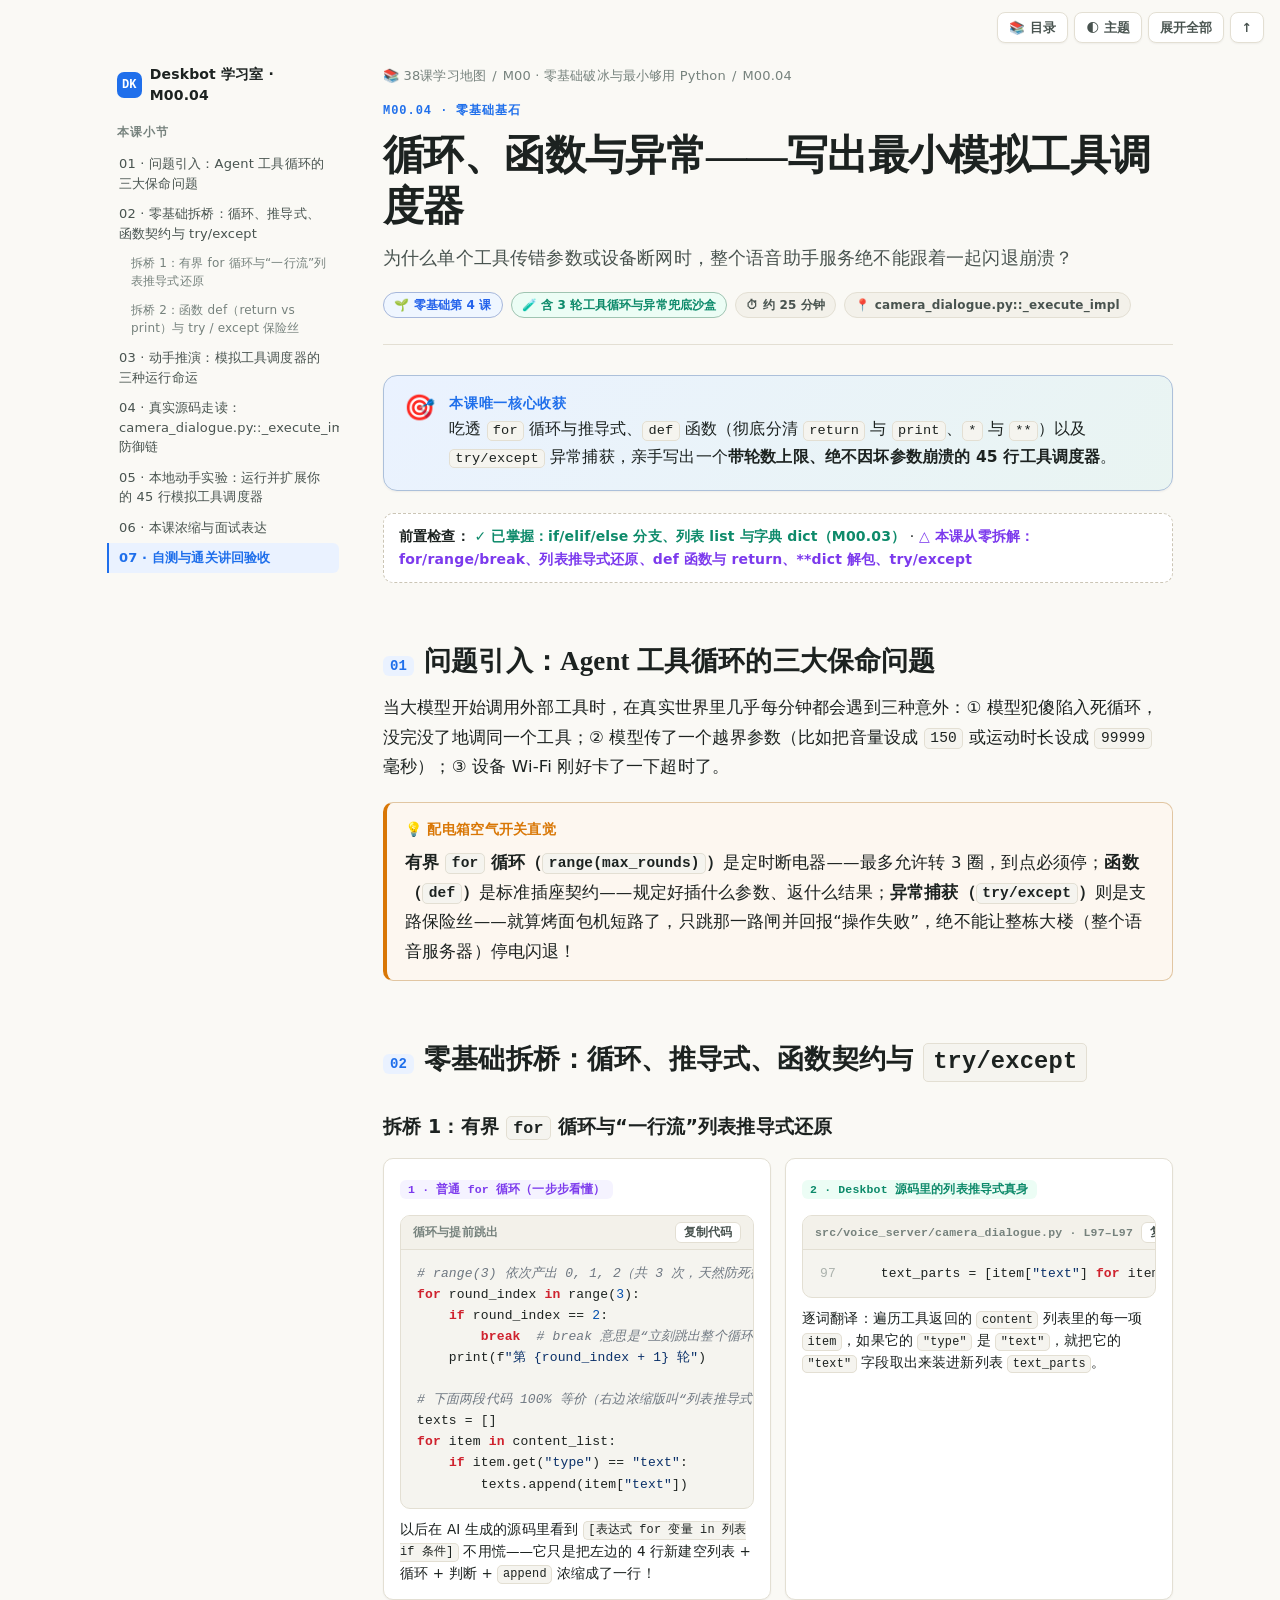
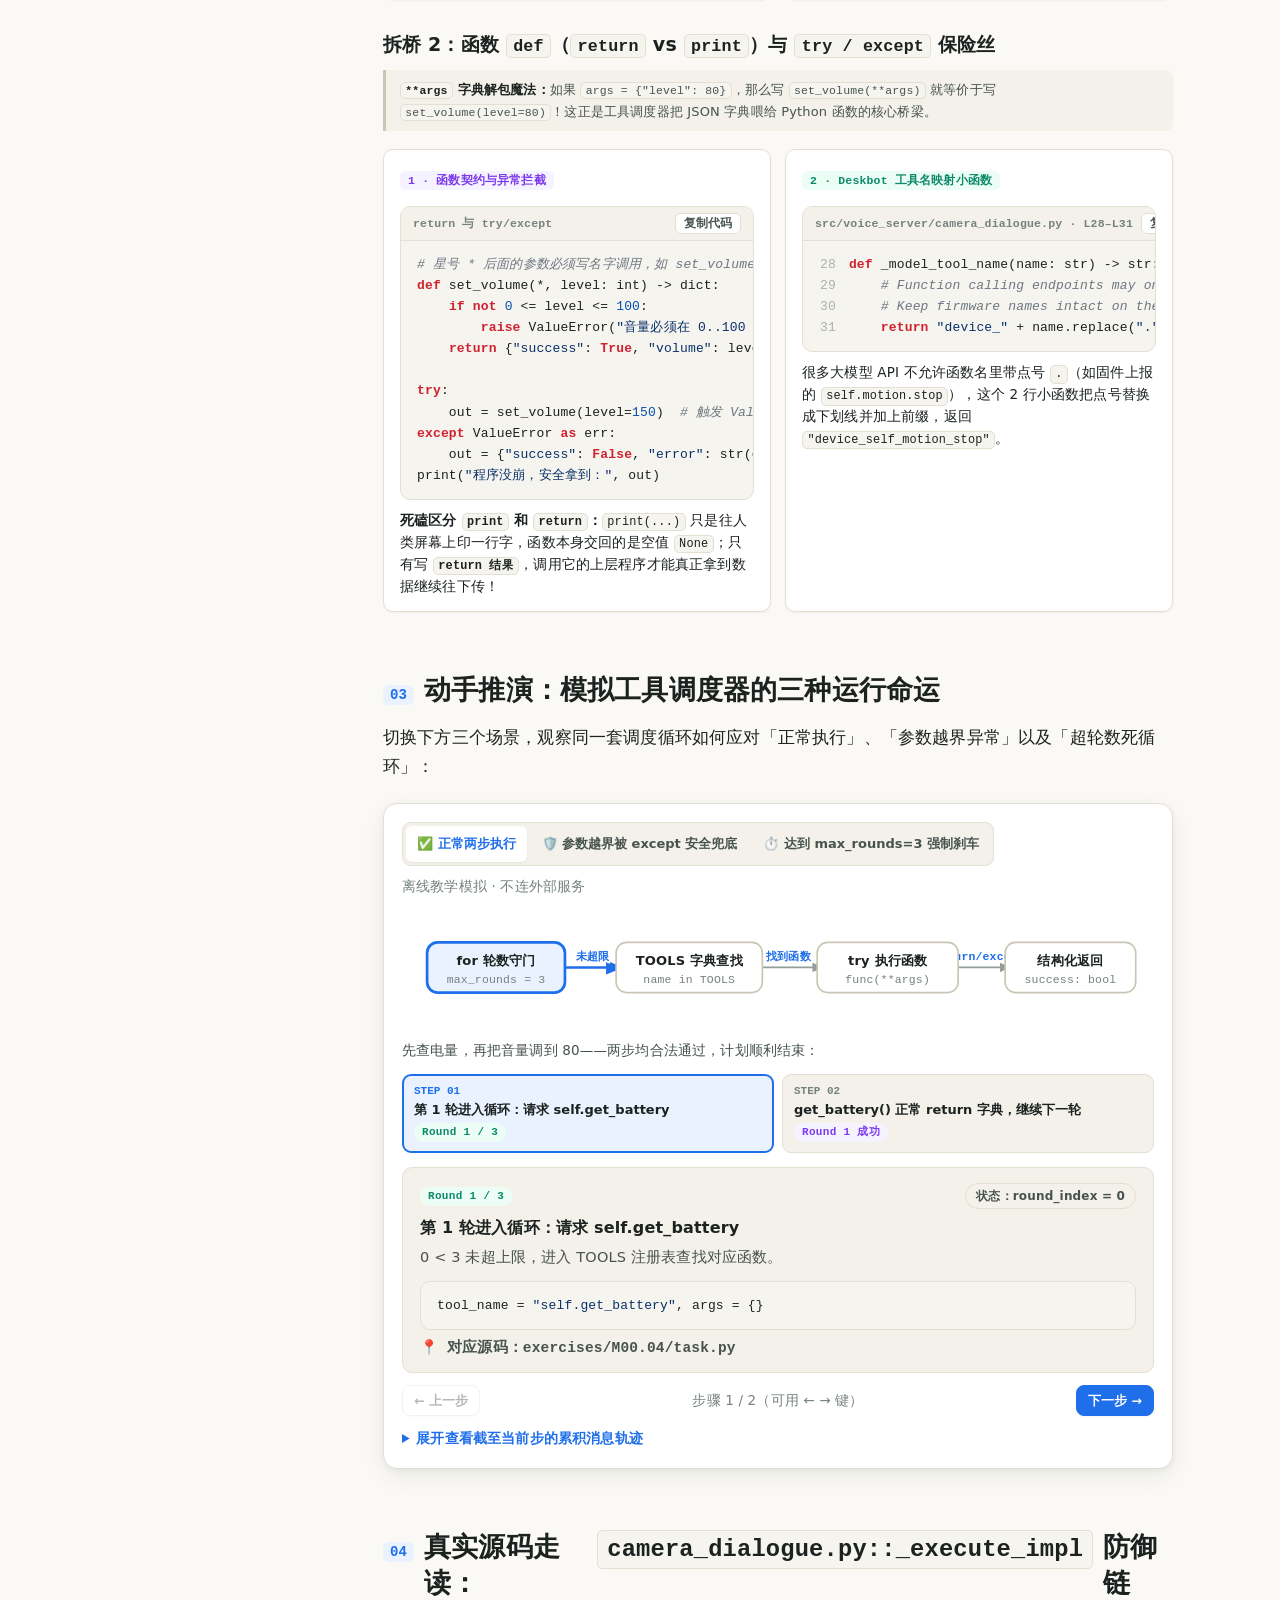
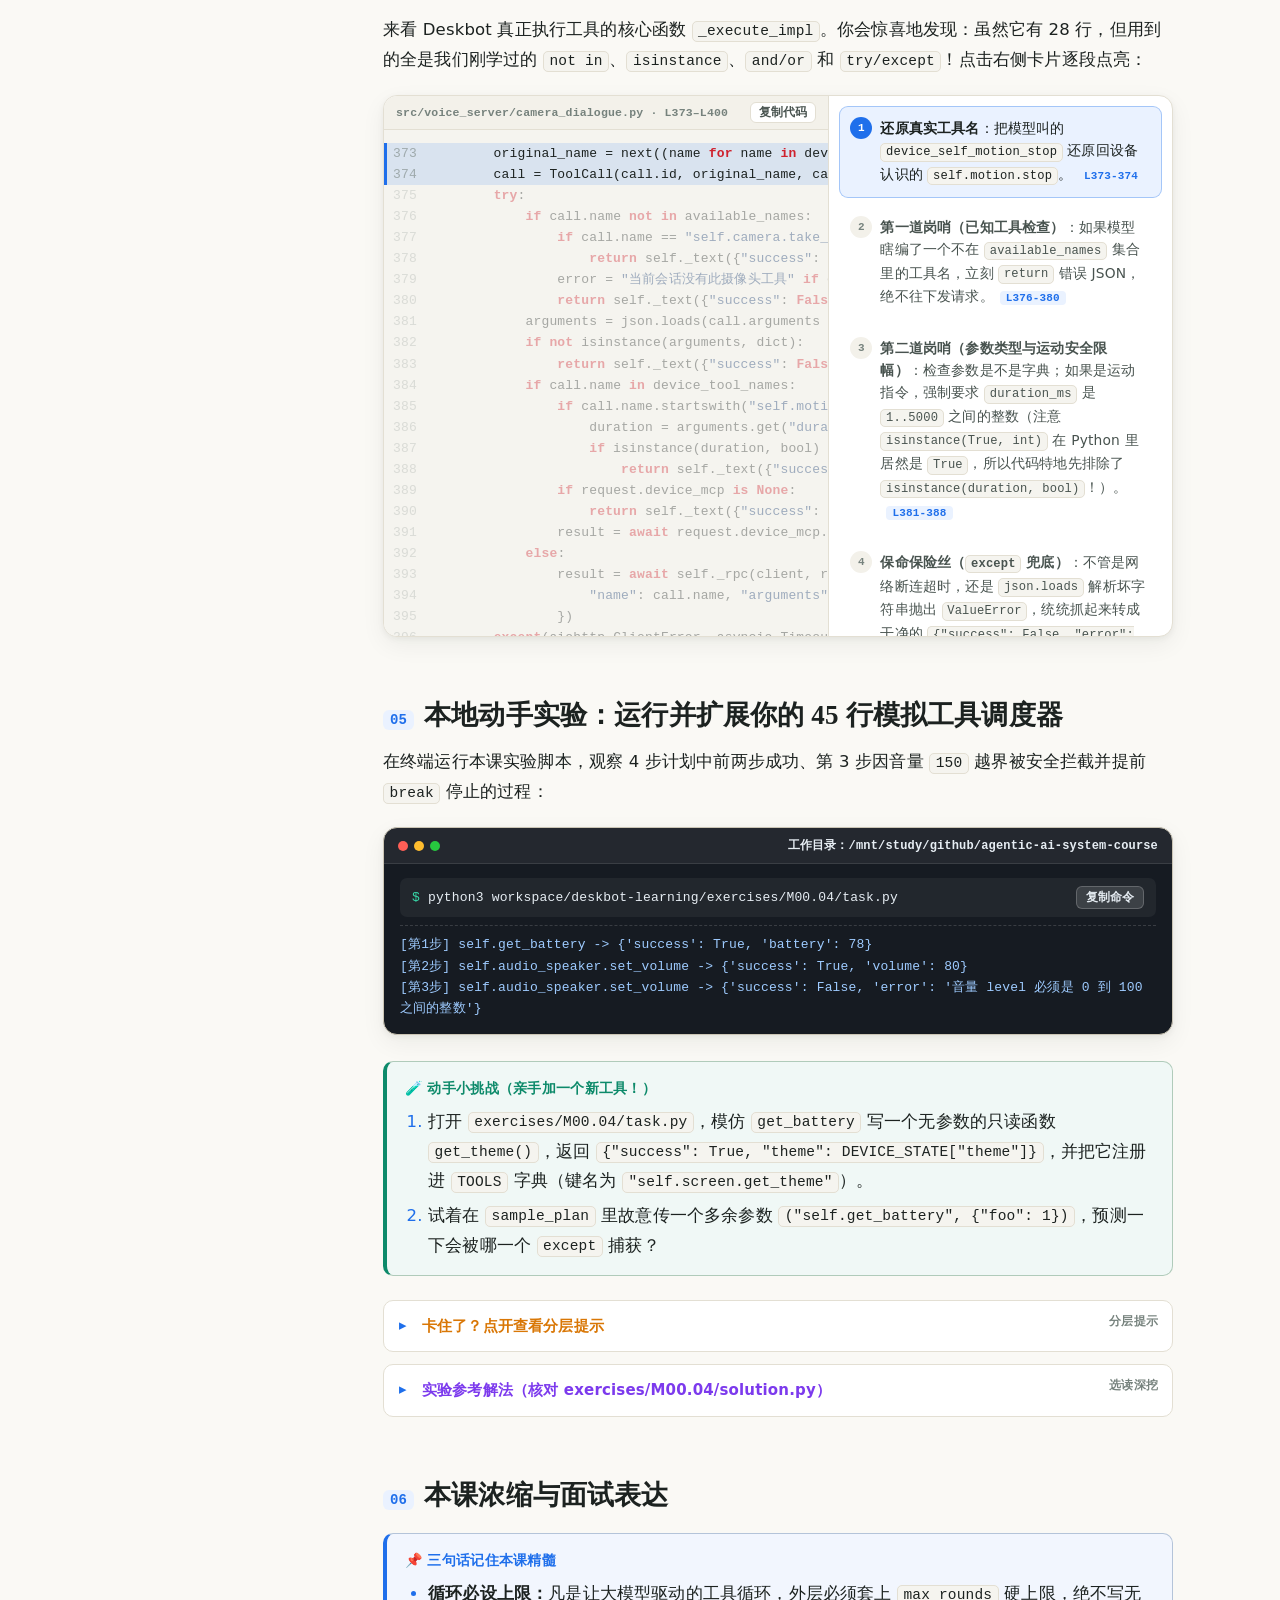
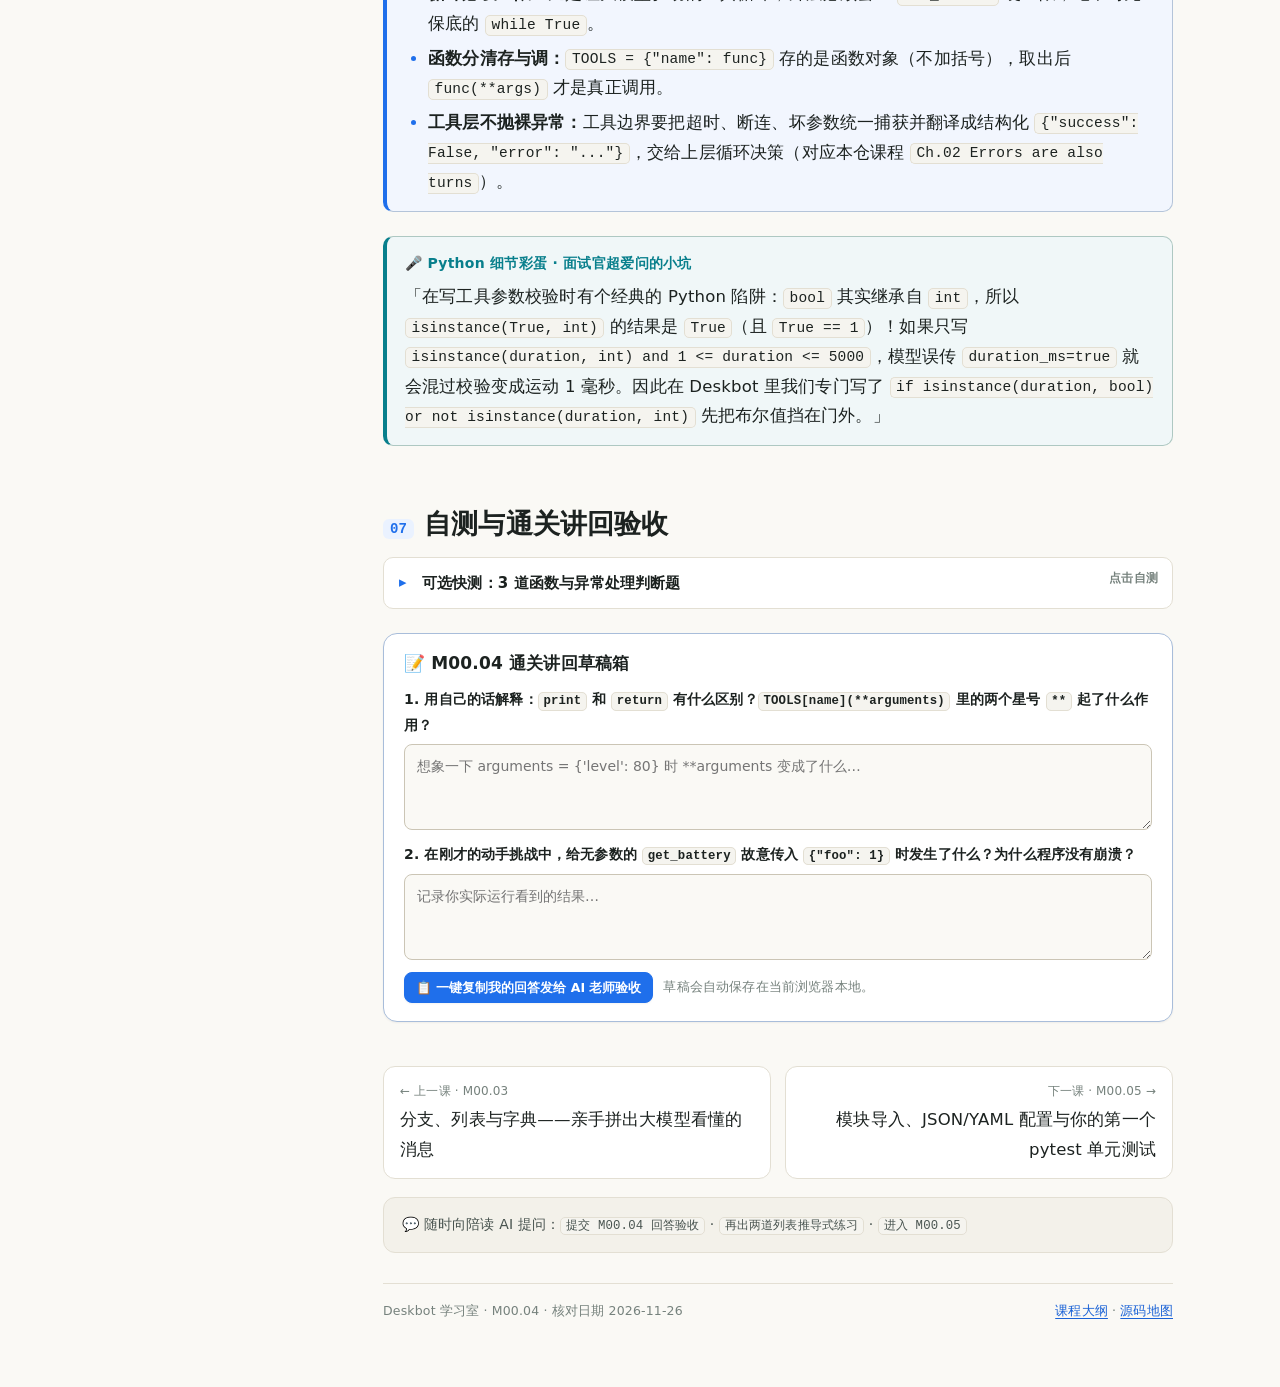
<file: workspace/deskbot-learning/lessons/M00.04.html>
<!DOCTYPE html>
<html lang="zh-CN">
<head>
<meta charset="utf-8">
<meta name="viewport" content="width=device-width, initial-scale=1">
<meta name="dk:lesson" content="M00.04">
<meta name="dk:module" content="M00">
<meta name="dk:home" content="../index.html">
<meta name="dk:date" content="2026-11-26">
<title>M00.04 循环、函数与异常——写出最小模拟工具调度器 · Deskbot 学习室</title>
<link rel="stylesheet" href="../assets/deskbot-course.css">
</head>
<body>
<div class="dk-layout">
  <nav id="dk-toc" aria-label="本课目录"></nav>

  <main class="dk-main">
    <header class="dk-hero">
      <div class="crumbs">
        <a href="../index.html">📚 38课学习地图</a> /
        <a href="../index.html#M00">M00 · 零基础破冰与最小够用 Python</a> /
        <span>M00.04</span>
      </div>
      <p class="eyebrow">M00.04 · 零基础基石</p>
      <h1>循环、函数与异常——写出最小模拟工具调度器</h1>
      <p class="subtitle">为什么单个工具传错参数或设备断网时，整个语音助手服务绝不能跟着一起闪退崩溃？</p>
      <div class="chips">
        <span class="chip whitebox">🌱 零基础第 4 课</span>
        <span class="chip sim">🧪 含 3 轮工具循环与异常兜底沙盒</span>
        <span class="chip">⏱ 约 25 分钟</span>
        <span class="chip">📍 camera_dialogue.py::_execute_impl</span>
      </div>
    </header>

    <div class="win">
      <div class="icon">🎯</div>
      <div>
        <h4>本课唯一核心收获</h4>
        <p>吃透 <code>for</code> 循环与推导式、<code>def</code> 函数（彻底分清 <code>return</code> 与 <code>print</code>、<code>*</code> 与 <code>**</code>）以及 <code>try/except</code> 异常捕获，亲手写出一个<strong>带轮数上限、绝不因坏参数崩溃的 45 行工具调度器</strong>。</p>
      </div>
    </div>

    <div class="prereq">
      <b>前置检查：</b>
      <span class="known">✓ 已掌握：if/elif/else 分支、列表 list 与字典 dict（M00.03）</span> ·
      <span class="gap">△ 本课从零拆解：for/range/break、列表推导式还原、def 函数与 return、**dict 解包、try/except</span>
    </div>

    <!-- ========== §01 问题引入 ========== -->
    <section>
      <h2><span class="num">01</span>问题引入：Agent 工具循环的三大保命问题</h2>
      <p>当大模型开始调用外部工具时，在真实世界里几乎每分钟都会遇到三种意外：① 模型犯傻陷入死循环，没完没了地调同一个工具；② 模型传了一个越界参数（比如把音量设成 <code>150</code> 或运动时长设成 <code>99999</code> 毫秒）；③ 设备 Wi-Fi 刚好卡了一下超时了。</p>

      <div class="callout intuition">
        <span class="ct">配电箱空气开关直觉</span>
        <p><strong>有界 <code>for</code> 循环（<code>range(max_rounds)</code>）</strong>是定时断电器——最多允许转 3 圈，到点必须停；<strong>函数（<code>def</code>）</strong>是标准插座契约——规定好插什么参数、返什么结果；<strong>异常捕获（<code>try/except</code>）</strong>则是支路保险丝——就算烤面包机短路了，只跳那一路闸并回报“操作失败”，绝不能让整栋大楼（整个语音服务器）停电闪退！</p>
      </div>
    </section>

    <!-- ========== §02 零基础语法拆桥 ========== -->
    <section>
      <h2><span class="num">02</span>零基础拆桥：循环、推导式、函数契约与 <code>try/except</code></h2>

      <h3>拆桥 1：有界 <code>for</code> 循环与“一行流”列表推导式还原</h3>
      <div class="syntax-bridge">
        <div class="sb-col">
          <span class="sb-tag">1 · 普通 for 循环（一步步看懂）</span>
          <pre data-file="循环与提前跳出"><code class="language-python"># range(3) 依次产出 0, 1, 2（共 3 次，天然防死循环！）
for round_index in range(3):
    if round_index == 2:
        break  # break 意思是“立刻跳出整个循环，不再往下转”
    print(f"第 {round_index + 1} 轮")

# 下面两段代码 100% 等价（右边浓缩版叫“列表推导式”）：
texts = []
for item in content_list:
    if item.get("type") == "text":
        texts.append(item["text"])</code></pre>
          <p class="small">以后在 AI 生成的源码里看到 <code>[表达式 for 变量 in 列表 if 条件]</code> 不用慌——它只是把左边的 4 行新建空列表 + 循环 + 判断 + <code>append</code> 浓缩成了一行！</p>
        </div>
        <div class="sb-col project">
          <span class="sb-tag">2 · Deskbot 源码里的列表推导式真身</span>
          <pre data-file="src/voice_server/camera_dialogue.py" data-start="97"><code class="language-python">    text_parts = [item["text"] for item in result.get("content", []) if item.get("type") == "text"]</code></pre>
          <p class="small">逐词翻译：遍历工具返回的 <code>content</code> 列表里的每一项 <code>item</code>，如果它的 <code>"type"</code> 是 <code>"text"</code>，就把它的 <code>"text"</code> 字段取出来装进新列表 <code>text_parts</code>。</p>
        </div>
      </div>

      <h3>拆桥 2：函数 <code>def</code>（<code>return</code> vs <code>print</code>）与 <code>try / except</code> 保险丝</h3>
      <aside class="sidenote">
        <strong><code>**args</code> 字典解包魔法：</strong>如果 <code>args = {"level": 80}</code>，那么写 <code>set_volume(**args)</code> 就等价于写 <code>set_volume(level=80)</code>！这正是工具调度器把 JSON 字典喂给 Python 函数的核心桥梁。
      </aside>
      <div class="syntax-bridge">
        <div class="sb-col">
          <span class="sb-tag">1 · 函数契约与异常拦截</span>
          <pre data-file="return 与 try/except"><code class="language-python"># 星号 * 后面的参数必须写名字调用，如 set_volume(level=80)
def set_volume(*, level: int) -&gt; dict:
    if not 0 &lt;= level &lt;= 100:
        raise ValueError("音量必须在 0..100 之间")
    return {"success": True, "volume": level}

try:
    out = set_volume(level=150)  # 触发 ValueError，立刻跳去 except
except ValueError as err:
    out = {"success": False, "error": str(err)}
print("程序没崩，安全拿到：", out)</code></pre>
          <p class="small"><strong>死磕区分 <code>print</code> 和 <code>return</code>：</strong><code>print(...)</code> 只是往人类屏幕上印一行字，函数本身交回的是空值 <code>None</code>；只有写 <strong><code>return 结果</code></strong>，调用它的上层程序才能真正拿到数据继续往下传！</p>
        </div>
        <div class="sb-col project">
          <span class="sb-tag">2 · Deskbot 工具名映射小函数</span>
          <pre data-file="src/voice_server/camera_dialogue.py" data-start="28"><code class="language-python">def _model_tool_name(name: str) -&gt; str:
    # Function calling endpoints may only accept letters, digits, '_' and '-'.
    # Keep firmware names intact on the wire and separate browser/device tools.
    return "device_" + name.replace(".", "_")</code></pre>
          <p class="small">很多大模型 API 不允许函数名里带点号 <code>.</code>（如固件上报的 <code>self.motion.stop</code>），这个 2 行小函数把点号替换成下划线并加上前缀，返回 <code>"device_self_motion_stop"</code>。</p>
        </div>
      </div>
    </section>

    <!-- ========== §03 交互沙盒：3 轮有界调度与异常捕获 ========== -->
    <section>
      <h2><span class="num">03</span>动手推演：模拟工具调度器的三种运行命运</h2>
      <p>切换下方三个场景，观察同一套调度循环如何应对「正常执行」、「参数越界异常」以及「超轮数死循环」：</p>

      <div id="sim-dispatcher"></div>
    </section>

    <!-- ========== §04 真实源码走读 ========== -->
    <section>
      <h2><span class="num">04</span>真实源码走读：<code>camera_dialogue.py::_execute_impl</code> 防御链</h2>
      <p>来看 Deskbot 真正执行工具的核心函数 <code>_execute_impl</code>。你会惊喜地发现：虽然它有 28 行，但用到的全是我们刚学过的 <code>not in</code>、<code>isinstance</code>、<code>and/or</code> 和 <code>try/except</code>！点击右侧卡片逐段点亮：</p>

      <div class="code-walk" data-dim>
<pre data-file="src/voice_server/camera_dialogue.py" data-start="373"><code class="language-python">        original_name = next((name for name in device_tool_names if _model_tool_name(name) == call.name), call.name)
        call = ToolCall(call.id, original_name, call.arguments)
        try:
            if call.name not in available_names:
                if call.name == "self.camera.take_photo":
                    return self._text({"success": False, "error": "设备没有上报拍照工具，请检查固件中的相机初始化和工具注册"})
                error = "当前会话没有此摄像头工具" if call.name.startswith("self_camera_") else "当前会话没有此设备工具"
                return self._text({"success": False, "error": error})
            arguments = json.loads(call.arguments or "{}")
            if not isinstance(arguments, dict):
                return self._text({"success": False, "error": "工具参数必须是对象"})
            if call.name in device_tool_names:
                if call.name.startswith("self.motion.") and call.name not in {"self.motion.stop", "self.motion.get_status"}:
                    duration = arguments.get("duration_ms")
                    if isinstance(duration, bool) or not isinstance(duration, int) or not 1 &lt;= duration &lt;= 5000:
                        return self._text({"success": False, "error": "运动工具必须使用 1 到 5000 毫秒的 duration_ms"})
                if request.device_mcp is None:
                    return self._text({"success": False, "error": "实机 MCP 未连接"})
                result = await request.device_mcp.call_tool(call.name, arguments)
            else:
                result = await self._rpc(client, request.session_id, "tools/call", {
                    "name": call.name, "arguments": arguments,
                })
        except (aiohttp.ClientError, asyncio.TimeoutError, ConnectionError):
            return self._text({"success": False, "error": "设备工具连接失败或响应超时"})
        except (ValueError, KeyError) as error:
            return self._text({"success": False, "error": str(error)})
        contents = result.get("content", [])</code></pre>
        <ol class="walk">
          <li data-lines="373-374"><strong>还原真实工具名</strong>：把模型叫的 <code>device_self_motion_stop</code> 还原回设备认识的 <code>self.motion.stop</code>。</li>
          <li data-lines="376-380"><strong>第一道岗哨（已知工具检查）</strong>：如果模型瞎编了一个不在 <code>available_names</code> 集合里的工具名，立刻 <code>return</code> 错误 JSON，绝不往下发请求。</li>
          <li data-lines="381-388"><strong>第二道岗哨（参数类型与运动安全限幅）</strong>：检查参数是不是字典；如果是运动指令，强制要求 <code>duration_ms</code> 是 <code>1..5000</code> 之间的整数（注意 <code>isinstance(True, int)</code> 在 Python 里居然是 <code>True</code>，所以代码特地先排除了 <code>isinstance(duration, bool)</code>！）。</li>
          <li data-lines="396-399"><strong>保命保险丝（<code>except</code> 兜底）</strong>：不管是网络断连超时，还是 <code>json.loads</code> 解析坏字符串抛出 <code>ValueError</code>，统统抓起来转成干净的 <code>{"success": False, "error": ...}</code> 返回，语音服务稳如泰山！</li>
        </ol>
      </div>
    </section>

    <!-- ========== §05 本地动手实验 ========== -->
    <section>
      <h2><span class="num">05</span>本地动手实验：运行并扩展你的 45 行模拟工具调度器</h2>
      <p>在终端运行本课实验脚本，观察 4 步计划中前两步成功、第 3 步因音量 <code>150</code> 越界被安全拦截并提前 <code>break</code> 停止的过程：</p>

      <div class="terminal-lab">
        <div class="term-head">
          <span class="term-dots"><i></i><i></i><i></i></span>
          <span>工作目录：/mnt/study/github/agentic-ai-system-course</span>
        </div>
        <div class="term-body">
          <div class="cmd-row">
            <span class="cmd-text">python3 workspace/deskbot-learning/exercises/M00.04/task.py</span>
            <button class="copy-cmd" type="button">复制命令</button>
          </div>
          <div class="term-out">[第1步] self.get_battery -> {'success': True, 'battery': 78}
[第2步] self.audio_speaker.set_volume -> {'success': True, 'volume': 80}
[第3步] self.audio_speaker.set_volume -> {'success': False, 'error': '音量 level 必须是 0 到 100 之间的整数'}</div>
        </div>
      </div>

      <div class="callout lab">
        <span class="ct">动手小挑战（亲手加一个新工具！）</span>
        <ol>
          <li>打开 <code>exercises/M00.04/task.py</code>，模仿 <code>get_battery</code> 写一个无参数的只读函数 <code>get_theme()</code>，返回 <code>{"success": True, "theme": DEVICE_STATE["theme"]}</code>，并把它注册进 <code>TOOLS</code> 字典（键名为 <code>"self.screen.get_theme"</code>）。</li>
          <li>试着在 <code>sample_plan</code> 里故意传一个多余参数 <code>("self.get_battery", {"foo": 1})</code>，预测一下会被哪一个 <code>except</code> 捕获？</li>
        </ol>
      </div>

      <details class="reveal hint">
        <summary>卡住了？点开查看分层提示</summary>
        <p><strong>提示 1：</strong>在 <code>TOOLS</code> 字典里注册函数时，写的是<strong>函数名本身 <code>get_theme</code>（不带括号！）</strong>；如果写成 <code>get_theme()</code>，就变成在注册时立刻调用了。</p>
        <p><strong>提示 2：</strong>给无参函数传多余关键字参数 <code>get_battery(foo=1)</code> 会触发 Python 内置的 <code>TypeError</code>，正好被 <code>except (TypeError, ValueError)</code> 稳稳接住！</p>
      </details>

      <details class="reveal deep">
        <summary>实验参考解法（核对 exercises/M00.04/solution.py）</summary>
        <pre data-file="exercises/M00.04/solution.py"><code class="language-python">def get_theme() -&gt; dict[str, object]:
    return {"success": True, "theme": DEVICE_STATE["theme"]}

TOOLS["self.screen.get_theme"] = get_theme</code></pre>
      </details>
    </section>

    <!-- ========== §06 小结与面试表达 ========== -->
    <section>
      <h2><span class="num">06</span>本课浓缩与面试表达</h2>
      <div class="callout summary">
        <span class="ct">三句话记住本课精髓</span>
        <ul>
          <li><strong>循环必设上限：</strong>凡是让大模型驱动的工具循环，外层必须套上 <code>max_rounds</code> 硬上限，绝不写无保底的 <code>while True</code>。</li>
          <li><strong>函数分清存与调：</strong><code>TOOLS = {"name": func}</code> 存的是函数对象（不加括号），取出后 <code>func(**args)</code> 才是真正调用。</li>
          <li><strong>工具层不抛裸异常：</strong>工具边界要把超时、断连、坏参数统一捕获并翻译成结构化 <code>{"success": False, "error": "..."}</code>，交给上层循环决策（对应本仓课程 <code>Ch.02 Errors are also turns</code>）。</li>
        </ul>
      </div>

      <div class="callout interview">
        <span class="ct">Python 细节彩蛋 · 面试官超爱问的小坑</span>
        <p>「在写工具参数校验时有个经典的 Python 陷阱：<code>bool</code> 其实继承自 <code>int</code>，所以 <code>isinstance(True, int)</code> 的结果是 <code>True</code>（且 <code>True == 1</code>）！如果只写 <code>isinstance(duration, int) and 1 &lt;= duration &lt;= 5000</code>，模型误传 <code>duration_ms=true</code> 就会混过校验变成运动 1 毫秒。因此在 Deskbot 里我们专门写了 <code>if isinstance(duration, bool) or not isinstance(duration, int)</code> 先把布尔值挡在门外。」</p>
      </div>
    </section>

    <!-- ========== §07 自测与讲回验收 ========== -->
    <section>
      <h2><span class="num">07</span>自测与通关讲回验收</h2>

      <details class="reveal q">
        <summary>可选快测：3 道函数与异常处理判断题</summary>
        <form class="dk-quiz">
          <fieldset data-name="q1" data-answer="b" data-explain="函数里只写了 print 没有写 return 时，Python 默认返回 None，调用方拿到的 res 就是 None！">
            <legend>1. 如果函数里只写了 <code>print({"success": True})</code> 而忘了写 <code>return</code>，外层执行 <code>res = get_battery()</code> 拿到的 <code>res</code> 是什么？</legend>
            <label class="q-opt"><input type="radio" name="q1" value="a"> A. <code>{"success": True}</code></label>
            <label class="q-opt"><input type="radio" name="q1" value="b"> B. <code>None</code>（屏幕上有打印，但调用方手里什么都没拿到！）</label>
            <label class="q-opt"><input type="radio" name="q1" value="c"> C. 直接报语法错误</label>
          </fieldset>

          <fieldset data-name="q2" data-answer="a" data-explain="注册表字典需要保存函数本身供日后按需调用；加了括号就会在启动加载字典那一刻立刻执行一次，把返回值存进去。">
            <legend>2. 往工具注册表字典里登记函数时，应该写 <code>{"get_battery": get_battery}</code> 还是 <code>{"get_battery": get_battery()}</code>？</legend>
            <label class="q-opt"><input type="radio" name="q2" value="a"> A. 不带括号的 <code>get_battery</code>（存函数本身，等真正调度时再加括号执行）</label>
            <label class="q-opt"><input type="radio" name="q2" value="b"> B. 带括号的 <code>get_battery()</code></label>
            <label class="q-opt"><input type="radio" name="q2" value="c"> C. 两种写法效果一样</label>
          </fieldset>

          <fieldset data-name="q3" data-answer="c" data-explain="捕获具体异常并转成可读错误返回，既保护了服务进程不崩溃，又不会像裸 except: pass 那样把真正的程序 Bug 静默吞掉无法排查。">
            <legend>3. 为什么 <code>_execute_impl</code> 要明确捕获网络/解析异常并返回 <code>{"success": False, "error": ...}</code>，而不是直接让异常往外炸，也不是写 <code>except Exception: pass</code>？</legend>
            <label class="q-opt"><input type="radio" name="q3" value="a"> A. 因为 Python 不允许不写 try</label>
            <label class="q-opt"><input type="radio" name="q3" value="b"> B. 写 <code>pass</code> 吞掉所有错误更好</label>
            <label class="q-opt"><input type="radio" name="q3" value="c"> C. 直接往外炸会中断整轮会话甚至服务；写 <code>pass</code> 会静默丢错；转成结构化错误既保住了服务稳定，又保留了失败原因供播报或模型自愈</label>
          </fieldset>
          <button class="dk-btn primary" type="submit">核对判断与解析</button>
        </form>
      </details>

      <div class="teachback-card" data-teachback>
        <h3>📝 M00.04 通关讲回草稿箱</h3>
        <label class="tb-field">
          1. 用自己的话解释：<code>print</code> 和 <code>return</code> 有什么区别？<code>TOOLS[name](**arguments)</code> 里的两个星号 <code>**</code> 起了什么作用？
          <textarea data-field="fn_unpack" placeholder="想象一下 arguments = {'level': 80} 时 **arguments 变成了什么…"></textarea>
        </label>
        <label class="tb-field">
          2. 在刚才的动手挑战中，给无参数的 <code>get_battery</code> 故意传入 <code>{"foo": 1}</code> 时发生了什么？为什么程序没有崩溃？
          <textarea data-field="exc_obs" placeholder="记录你实际运行看到的结果…"></textarea>
        </label>
        <div class="tb-actions">
          <button class="dk-btn primary" type="button" data-copy-teachback>📋 一键复制我的回答发给 AI 老师验收</button>
          <span class="tb-status">草稿会自动保存在当前浏览器本地。</span>
        </div>
      </div>
    </section>

    <nav class="dk-nav" aria-label="课程前后导航">
      <a href="M00.03.html"><small>← 上一课 · M00.03</small>分支、列表与字典——亲手拼出大模型看懂的消息</a>
      <a class="next" href="M00.05.html"><small>下一课 · M00.05 →</small>模块导入、JSON/YAML 配置与你的第一个 pytest 单元测试</a>
    </nav>

    <div class="ask-ai">
      💬 随时向陪读 AI 提问：<code>提交 M00.04 回答验收</code> · <code>再出两道列表推导式练习</code> · <code>进入 M00.05</code>
    </div>

    <footer class="dk-footer">
      <span>Deskbot 学习室 · M00.04 · 核对日期 2026-11-26</span>
      <span><a href="../syllabus.md">课程大纲</a> · <a href="../source-map.md">源码地图</a></span>
    </footer>
  </main>

  <aside class="dk-margin" aria-hidden="true"></aside>
</div>

<script src="../assets/deskbot-course.js"></script>
<script>
DeskCourse.ready(() => {
  DeskCourse.tracePlayer("#sim-dispatcher", {
    graph: {
      width: 720,
      height: 112,
      nodes: [
        { id: "loop",   label: "for 轮数守门", sub: "max_rounds = 3", x: 90,  y: 56, w: 132, h: 48 },
        { id: "lookup", label: "TOOLS 字典查找", sub: "name in TOOLS", x: 275, y: 56, w: 140, h: 48 },
        { id: "exec",   label: "try 执行函数",  sub: "func(**args)",  x: 465, y: 56, w: 135, h: 48 },
        { id: "out",    label: "结构化返回",    sub: "success: bool", x: 640, y: 56, w: 125, h: 48 }
      ],
      edges: [
        { id: "e1", from: "loop",   to: "lookup", label: "未超限" },
        { id: "e2", from: "lookup", to: "exec",   label: "找到函数" },
        { id: "e3", from: "exec",   to: "out",    label: "return/except" }
      ]
    },
    scenarios: [
      {
        label: "✅ 正常两步执行",
        summary: "先查电量，再把音量调到 80——两步均合法通过，计划顺利结束：",
        steps: [
          {
            node: "loop", edge: "e1", role: "server", badge: "Round 1 / 3", state: "round_index = 0",
            title: "第 1 轮进入循环：请求 self.get_battery",
            explain: "0 < 3 未超上限，进入 TOOLS 注册表查找对应函数。",
            data: 'tool_name = "self.get_battery", args = {}',
            lang: "python", source: "exercises/M00.04/task.py"
          },
          {
            node: "out", edge: "e3", role: "tool", badge: "Round 1 成功", state: "success = True",
            title: "get_battery() 正常 return 字典，继续下一轮",
            explain: "结果追加进 outcomes，第 2 轮接着把音量成功设为 80。",
            data: '{"round": 2, "tool": "self.audio_speaker.set_volume", "result": {"success": True, "volume": 80}}',
            lang: "python", source: "exercises/M00.04/task.py"
          }
        ]
      },
      {
        label: "🛡️ 参数越界被 except 安全兜底",
        summary: "模型误传 level=150，函数内部 raise ValueError，看调度器如何防止程序崩溃：",
        steps: [
          {
            node: "exec", edge: "e2", role: "tool", badge: "触发 ValueError", state: "level = 150", error: true,
            title: "1. set_volume(level=150) 检查不通过，主动 raise ValueError",
            explain: "如果不加 try/except，这一行会直接炸穿整个调用栈导致程序异常退出。",
            data: 'if not 0 <= level <= 100:\n    raise ValueError("音量 level 必须是 0 到 100 之间的整数")',
            lang: "python", source: "exercises/M00.04/task.py · L16-17"
          },
          {
            node: "out", edge: "e3", role: "server", badge: "except 转化为字典", state: "服务存活 ✓",
            title: "2. dispatch_tool 的 except 捕获异常，包装成标准失败字典并 break",
            explain: "上层拿到了干净的 {'success': False, 'error': '...'}，既能播报原因，将来在 M01.07 还能回喂给模型自动改参！",
            data: '{"success": False, "error": "音量 level 必须是 0 到 100 之间的整数"}',
            lang: "python", source: "camera_dialogue.py::_execute_impl · L398-399"
          }
        ]
      },
      {
        label: "⏱️ 达到 max_rounds=3 强制刹车",
        summary: "假如模型发疯一口气列了 10 次重复查询，有界循环在第 3 次结束时准时切断：",
        steps: [
          {
            node: "loop", role: "error", badge: "触发轮数上限", state: "idx == 3 (停止)", error: true,
            title: "执行满 3 次后，for range(3) 自然耗尽退出，拒绝执行第 4～10 次",
            explain: "避免了无限消耗 Token 账单和硬件磨损，随后向用户说明已达单轮操作上限。",
            data: 'stop_reason = "max_rounds"  # 实际执行步数严格锁死在 3 步',
            lang: "python", source: "camera_dialogue.py · L315, L334-336"
          }
        ]
      }
    ]
  });
});
</script>
</body>
</html>
</file>
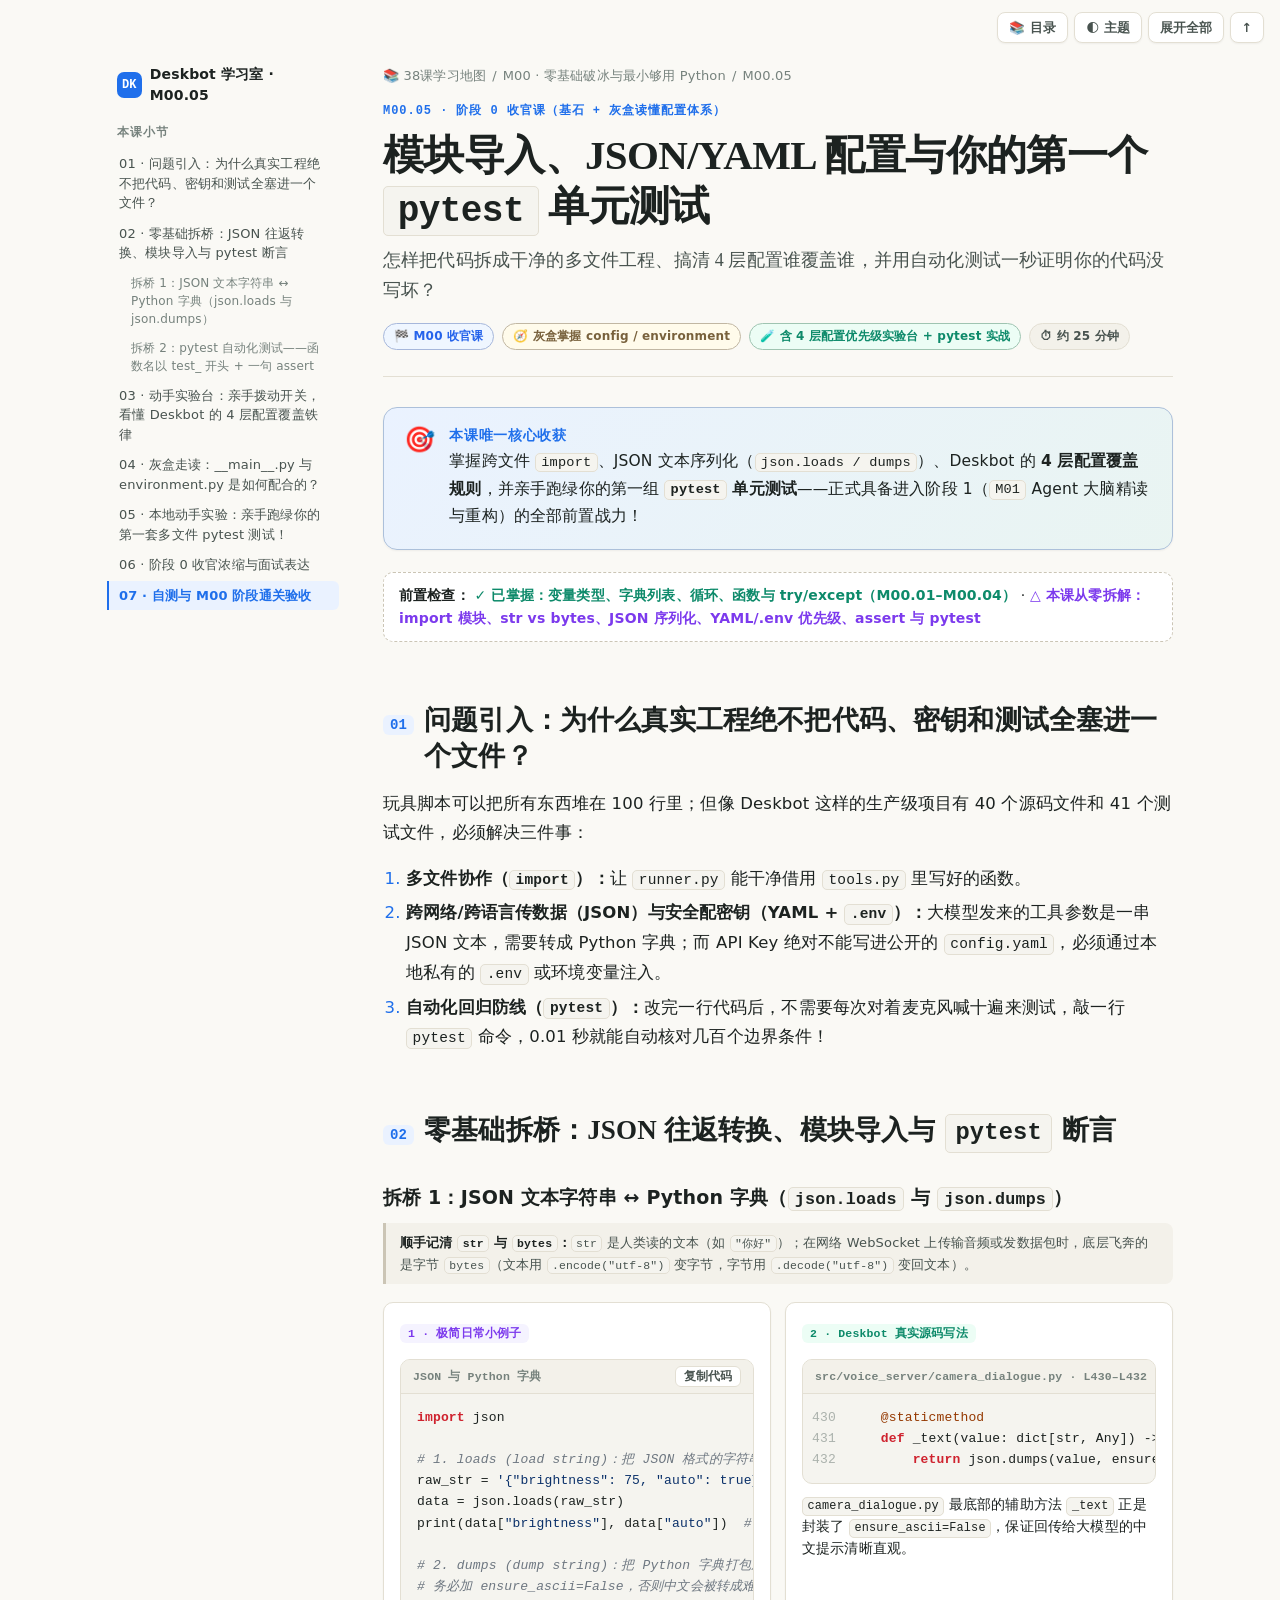
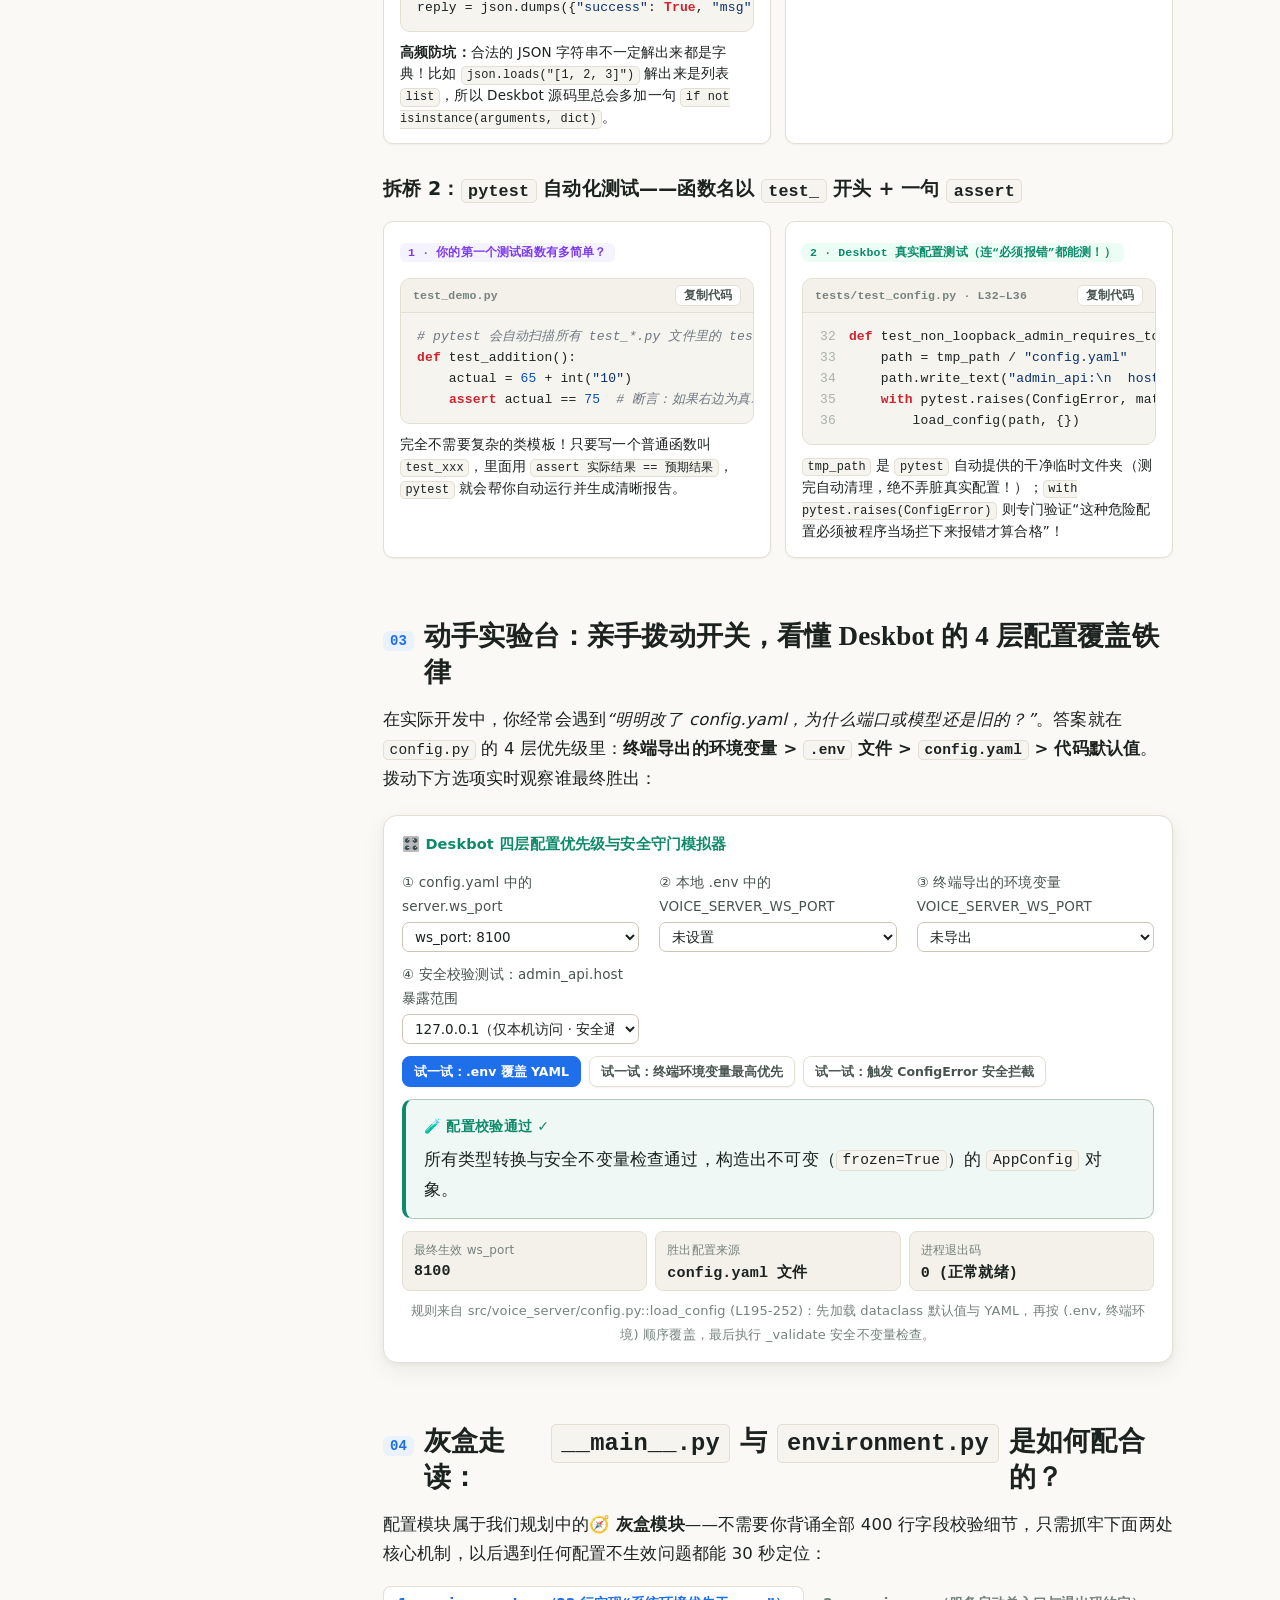
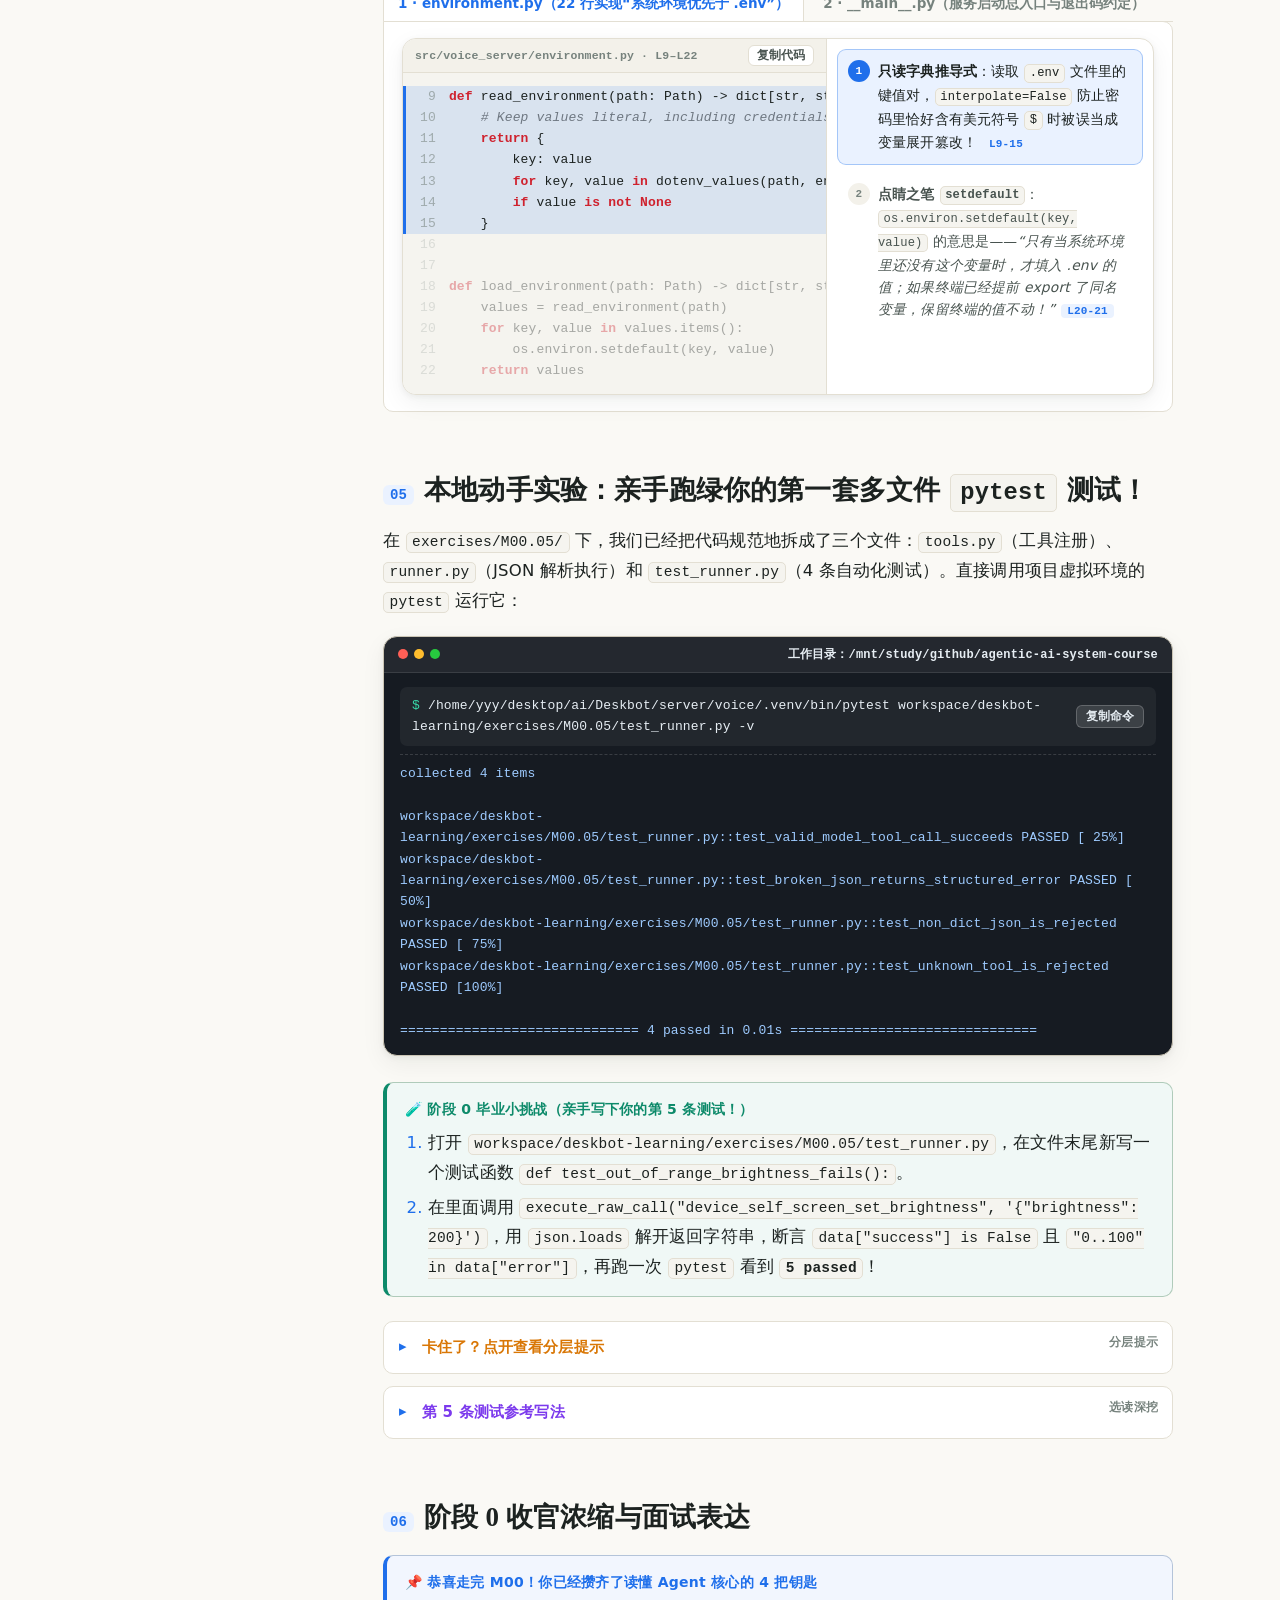
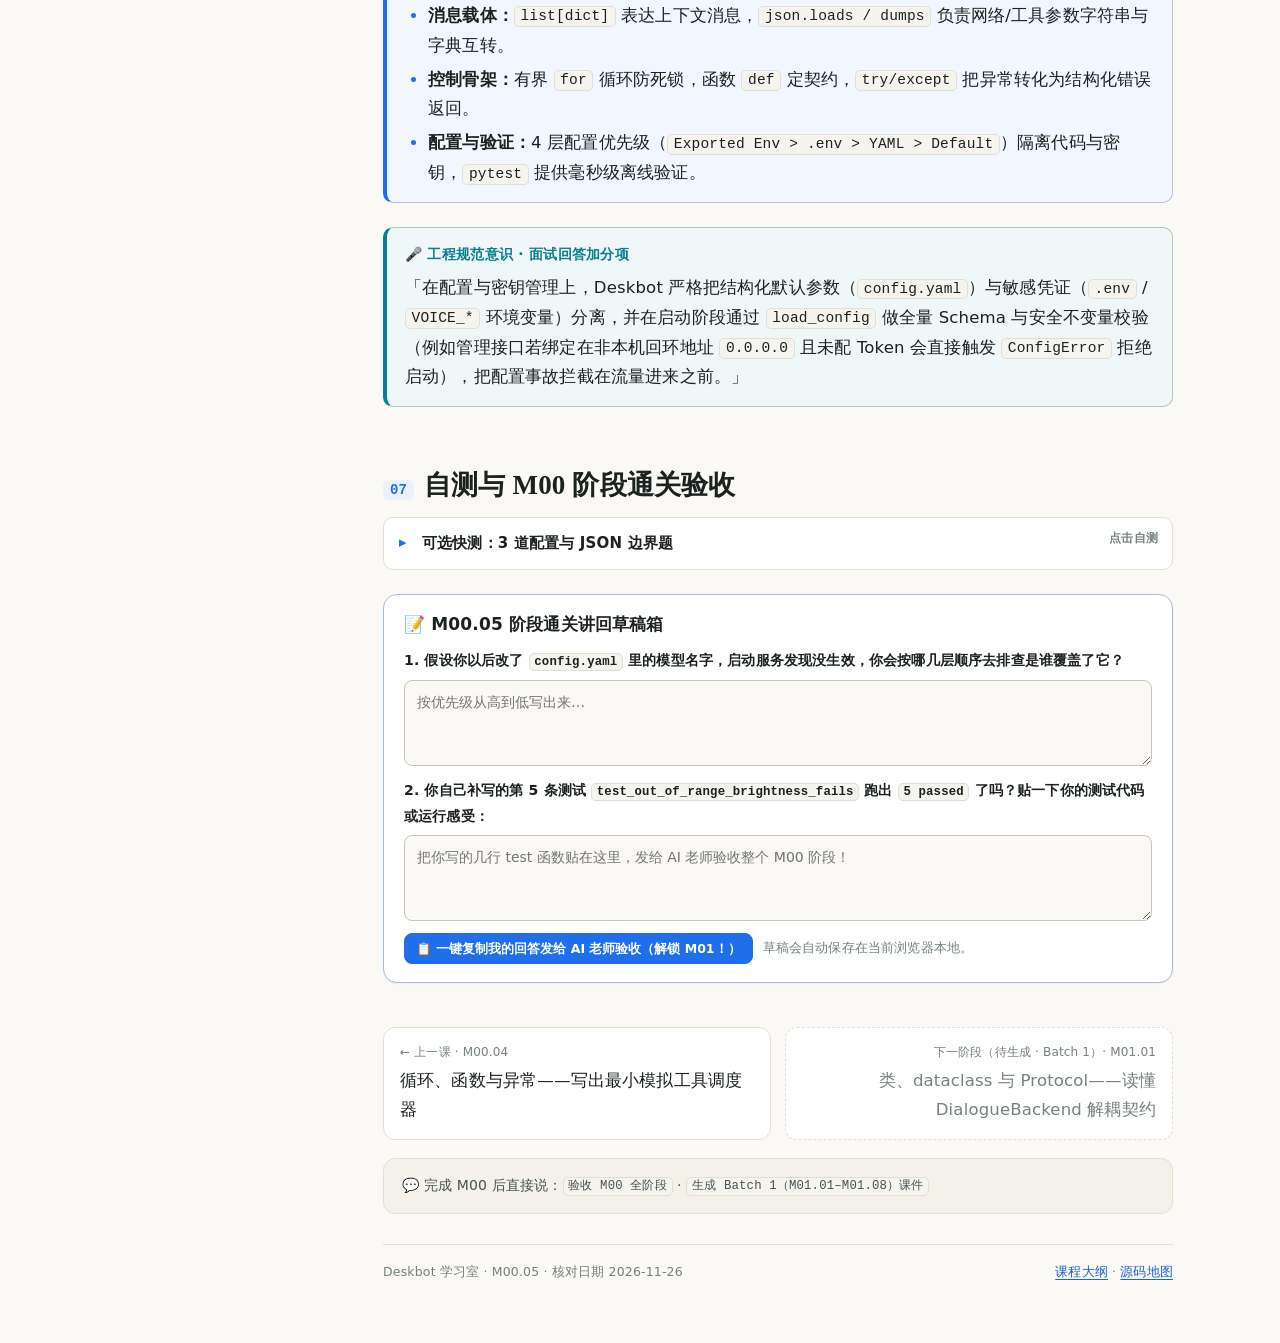
<file: workspace/deskbot-learning/lessons/M00.05.html>
<!DOCTYPE html>
<html lang="zh-CN">
<head>
<meta charset="utf-8">
<meta name="viewport" content="width=device-width, initial-scale=1">
<meta name="dk:lesson" content="M00.05">
<meta name="dk:module" content="M00">
<meta name="dk:home" content="../index.html">
<meta name="dk:date" content="2026-11-26">
<title>M00.05 模块导入、JSON/YAML 配置与你的第一个 pytest 单元测试 · Deskbot 学习室</title>
<link rel="stylesheet" href="../assets/deskbot-course.css">
</head>
<body>
<div class="dk-layout">
  <nav id="dk-toc" aria-label="本课目录"></nav>

  <main class="dk-main">
    <header class="dk-hero">
      <div class="crumbs">
        <a href="../index.html">📚 38课学习地图</a> /
        <a href="../index.html#M00">M00 · 零基础破冰与最小够用 Python</a> /
        <span>M00.05</span>
      </div>
      <p class="eyebrow">M00.05 · 阶段 0 收官课（基石 + 灰盒读懂配置体系）</p>
      <h1>模块导入、JSON/YAML 配置与你的第一个 <code>pytest</code> 单元测试</h1>
      <p class="subtitle">怎样把代码拆成干净的多文件工程、搞清 4 层配置谁覆盖谁，并用自动化测试一秒证明你的代码没写坏？</p>
      <div class="chips">
        <span class="chip whitebox">🏁 M00 收官课</span>
        <span class="chip greybox">🧭 灰盒掌握 config / environment</span>
        <span class="chip sim">🧪 含 4 层配置优先级实验台 + pytest 实战</span>
        <span class="chip">⏱ 约 25 分钟</span>
      </div>
    </header>

    <div class="win">
      <div class="icon">🎯</div>
      <div>
        <h4>本课唯一核心收获</h4>
        <p>掌握跨文件 <code>import</code>、JSON 文本序列化（<code>json.loads / dumps</code>）、Deskbot 的 <strong>4 层配置覆盖规则</strong>，并亲手跑绿你的第一组 <strong><code>pytest</code> 单元测试</strong>——正式具备进入阶段 1（<code>M01</code> Agent 大脑精读与重构）的全部前置战力！</p>
      </div>
    </div>

    <div class="prereq">
      <b>前置检查：</b>
      <span class="known">✓ 已掌握：变量类型、字典列表、循环、函数与 try/except（M00.01–M00.04）</span> ·
      <span class="gap">△ 本课从零拆解：import 模块、str vs bytes、JSON 序列化、YAML/.env 优先级、assert 与 pytest</span>
    </div>

    <!-- ========== §01 问题引入 ========== -->
    <section>
      <h2><span class="num">01</span>问题引入：为什么真实工程绝不把代码、密钥和测试全塞进一个文件？</h2>
      <p>玩具脚本可以把所有东西堆在 100 行里；但像 Deskbot 这样的生产级项目有 40 个源码文件和 41 个测试文件，必须解决三件事：</p>
      <ol>
        <li><strong>多文件协作（<code>import</code>）：</strong>让 <code>runner.py</code> 能干净借用 <code>tools.py</code> 里写好的函数。</li>
        <li><strong>跨网络/跨语言传数据（JSON）与安全配密钥（YAML + <code>.env</code>）：</strong>大模型发来的工具参数是一串 JSON 文本，需要转成 Python 字典；而 API Key 绝对不能写进公开的 <code>config.yaml</code>，必须通过本地私有的 <code>.env</code> 或环境变量注入。</li>
        <li><strong>自动化回归防线（<code>pytest</code>）：</strong>改完一行代码后，不需要每次对着麦克风喊十遍来测试，敲一行 <code>pytest</code> 命令，0.01 秒就能自动核对几百个边界条件！</li>
      </ol>
    </section>

    <!-- ========== §02 零基础语法拆桥 ========== -->
    <section>
      <h2><span class="num">02</span>零基础拆桥：JSON 往返转换、模块导入与 <code>pytest</code> 断言</h2>

      <h3>拆桥 1：JSON 文本字符串 ↔ Python 字典（<code>json.loads</code> 与 <code>json.dumps</code>）</h3>
      <aside class="sidenote">
        <strong>顺手记清 <code>str</code> 与 <code>bytes</code>：</strong><code>str</code> 是人类读的文本（如 <code>"你好"</code>）；在网络 WebSocket 上传输音频或发数据包时，底层飞奔的是字节 <code>bytes</code>（文本用 <code>.encode("utf-8")</code> 变字节，字节用 <code>.decode("utf-8")</code> 变回文本）。
      </aside>
      <div class="syntax-bridge">
        <div class="sb-col">
          <span class="sb-tag">1 · 极简日常小例子</span>
          <pre data-file="JSON 与 Python 字典"><code class="language-python">import json

# 1. loads (load string)：把 JSON 格式的字符串解析成 Python 字典
raw_str = '{"brightness": 75, "auto": true}'
data = json.loads(raw_str)
print(data["brightness"], data["auto"])  # 输出: 75 True (自动变成了 Python 的 True!)

# 2. dumps (dump string)：把 Python 字典打包成 JSON 字符串
# 务必加 ensure_ascii=False，否则中文会被转成难读的 \u4f60\u597d！
reply = json.dumps({"success": True, "msg": "已调亮"}, ensure_ascii=False)</code></pre>
          <p class="small"><strong>高频防坑：</strong>合法的 JSON 字符串不一定解出来都是字典！比如 <code>json.loads("[1, 2, 3]")</code> 解出来是列表 <code>list</code>，所以 Deskbot 源码里总会多加一句 <code>if not isinstance(arguments, dict)</code>。</p>
        </div>
        <div class="sb-col project">
          <span class="sb-tag">2 · Deskbot 真实源码写法</span>
          <pre data-file="src/voice_server/camera_dialogue.py" data-start="430"><code class="language-python">    @staticmethod
    def _text(value: dict[str, Any]) -&gt; str:
        return json.dumps(value, ensure_ascii=False)</code></pre>
          <p class="small"><code>camera_dialogue.py</code> 最底部的辅助方法 <code>_text</code> 正是封装了 <code>ensure_ascii=False</code>，保证回传给大模型的中文提示清晰直观。</p>
        </div>
      </div>

      <h3>拆桥 2：<code>pytest</code> 自动化测试——函数名以 <code>test_</code> 开头 + 一句 <code>assert</code></h3>
      <div class="syntax-bridge">
        <div class="sb-col">
          <span class="sb-tag">1 · 你的第一个测试函数有多简单？</span>
          <pre data-file="test_demo.py"><code class="language-python"># pytest 会自动扫描所有 test_*.py 文件里的 test_* 函数并执行
def test_addition():
    actual = 65 + int("10")
    assert actual == 75  # 断言：如果右边为真就静默通过(PASSED)，为假就标红打印左右两边的值！</code></pre>
          <p class="small">完全不需要复杂的类模板！只要写一个普通函数叫 <code>test_xxx</code>，里面用 <code>assert 实际结果 == 预期结果</code>，<code>pytest</code> 就会帮你自动运行并生成清晰报告。</p>
        </div>
        <div class="sb-col project">
          <span class="sb-tag">2 · Deskbot 真实配置测试（连“必须报错”都能测！）</span>
          <pre data-file="tests/test_config.py" data-start="32"><code class="language-python">def test_non_loopback_admin_requires_token(tmp_path: Path):
    path = tmp_path / "config.yaml"
    path.write_text("admin_api:\n  host: 0.0.0.0\n", encoding="utf-8")
    with pytest.raises(ConfigError, match="memory admin token"):
        load_config(path, {})</code></pre>
          <p class="small"><code>tmp_path</code> 是 <code>pytest</code> 自动提供的干净临时文件夹（测完自动清理，绝不弄脏真实配置！）；<code>with pytest.raises(ConfigError)</code> 则专门验证“这种危险配置必须被程序当场拦下来报错才算合格”！</p>
        </div>
      </div>
    </section>

    <!-- ========== §03 交互实验台：4 层配置覆盖优先级实时计算器 ========== -->
    <section>
      <h2><span class="num">03</span>动手实验台：亲手拨动开关，看懂 Deskbot 的 4 层配置覆盖铁律</h2>
      <p>在实际开发中，你经常会遇到<em>“明明改了 config.yaml，为什么端口或模型还是旧的？”</em>。答案就在 <code>config.py</code> 的 4 层优先级里：<strong>终端导出的环境变量 &gt; <code>.env</code> 文件 &gt; <code>config.yaml</code> &gt; 代码默认值</strong>。拨动下方选项实时观察谁最终胜出：</p>

      <div id="pg-config"></div>
    </section>

    <!-- ========== §04 真实源码走读 ========== -->
    <section>
      <h2><span class="num">04</span>灰盒走读：<code>__main__.py</code> 与 <code>environment.py</code> 是如何配合的？</h2>
      <p>配置模块属于我们规划中的<strong>🧭 灰盒模块</strong>——不需要你背诵全部 400 行字段校验细节，只需抓牢下面两处核心机制，以后遇到任何配置不生效问题都能 30 秒定位：</p>

      <div class="dk-tabs">
        <div class="tab" data-label="1 · environment.py（22 行实现“系统环境优先于 .env”）">
          <div class="code-walk" data-dim>
<pre data-file="src/voice_server/environment.py" data-start="9"><code class="language-python">def read_environment(path: Path) -&gt; dict[str, str]:
    # Keep values literal, including credentials containing dollar signs.
    return {
        key: value
        for key, value in dotenv_values(path, encoding="utf-8-sig", interpolate=False).items()
        if value is not None
    }


def load_environment(path: Path) -&gt; dict[str, str]:
    values = read_environment(path)
    for key, value in values.items():
        os.environ.setdefault(key, value)
    return values</code></pre>
            <ol class="walk">
              <li data-lines="9-15"><strong>只读字典推导式</strong>：读取 <code>.env</code> 文件里的键值对，<code>interpolate=False</code> 防止密码里恰好含有美元符号 <code>$</code> 时被误当成变量展开篡改！</li>
              <li data-lines="20-21"><strong>点睛之笔 <code>setdefault</code></strong>：<code>os.environ.setdefault(key, value)</code> 的意思是——<em>“只有当系统环境里还没有这个变量时，才填入 .env 的值；如果终端已经提前 export 了同名变量，保留终端的值不动！”</em></li>
            </ol>
          </div>
        </div>

        <div class="tab" data-label="2 · __main__.py（服务启动总入口与退出码约定）">
          <div class="code-walk" data-dim>
<pre data-file="src/voice_server/__main__.py" data-start="21"><code class="language-python">def main(argv: Sequence[str] | None = None) -&gt; int:
    parser = argparse.ArgumentParser(description="Xiaozhi voice server")
    parser.add_argument("--config", type=Path, default=Path("config.yaml"))
    arguments = parser.parse_args(argv)
    logging.basicConfig(level=logging.INFO)
    try:
        config = load_config(arguments.config)
        application = ServerApplication.from_config(config)
    except ConfigError:
        logging.getLogger(__name__).error("invalid voice server configuration")
        return 2
    try:
        asyncio.run(run_application(application))
    except KeyboardInterrupt:
        return 130
    return 0</code></pre>
            <ol class="walk">
              <li data-lines="22-24"><strong>解析 <code>--config</code> 参数</strong>：支持在命令行传入自定义配置文件路径，不传则默认找当前目录下的 <code>config.yaml</code>。</li>
              <li data-lines="26-31"><strong>启动前快速失败（Fail-Fast）</strong>：一旦配置有误抛出 <code>ConfigError</code>，干净打印一条错误日志并返回退出码 <code>2</code>，绝不带着半残配置勉强启动服务。</li>
              <li data-lines="32-36"><strong>优雅处理 <code>Ctrl+C</code></strong>：你在终端按 <code>Ctrl+C</code> 停止服务时会触发 <code>KeyboardInterrupt</code>，程序捕获后返回 Linux 标准中断码 <code>130</code>，不刷满屏吓人的报错堆栈。</li>
            </ol>
          </div>
        </div>
      </div>
    </section>

    <!-- ========== §05 本地动手实验 ========== -->
    <section>
      <h2><span class="num">05</span>本地动手实验：亲手跑绿你的第一套多文件 <code>pytest</code> 测试！</h2>
      <p>在 <code>exercises/M00.05/</code> 下，我们已经把代码规范地拆成了三个文件：<code>tools.py</code>（工具注册）、<code>runner.py</code>（JSON 解析执行）和 <code>test_runner.py</code>（4 条自动化测试）。直接调用项目虚拟环境的 <code>pytest</code> 运行它：</p>

      <div class="terminal-lab">
        <div class="term-head">
          <span class="term-dots"><i></i><i></i><i></i></span>
          <span>工作目录：/mnt/study/github/agentic-ai-system-course</span>
        </div>
        <div class="term-body">
          <div class="cmd-row">
            <span class="cmd-text">/home/yyy/desktop/ai/Deskbot/server/voice/.venv/bin/pytest workspace/deskbot-learning/exercises/M00.05/test_runner.py -v</span>
            <button class="copy-cmd" type="button">复制命令</button>
          </div>
          <div class="term-out">collected 4 items

workspace/deskbot-learning/exercises/M00.05/test_runner.py::test_valid_model_tool_call_succeeds PASSED [ 25%]
workspace/deskbot-learning/exercises/M00.05/test_runner.py::test_broken_json_returns_structured_error PASSED [ 50%]
workspace/deskbot-learning/exercises/M00.05/test_runner.py::test_non_dict_json_is_rejected PASSED [ 75%]
workspace/deskbot-learning/exercises/M00.05/test_runner.py::test_unknown_tool_is_rejected PASSED [100%]

============================== 4 passed in 0.01s ===============================</div>
        </div>
      </div>

      <div class="callout lab">
        <span class="ct">阶段 0 毕业小挑战（亲手写下你的第 5 条测试！）</span>
        <ol>
          <li>打开 <code>workspace/deskbot-learning/exercises/M00.05/test_runner.py</code>，在文件末尾新写一个测试函数 <code>def test_out_of_range_brightness_fails():</code>。</li>
          <li>在里面调用 <code>execute_raw_call("device_self_screen_set_brightness", '{"brightness": 200}')</code>，用 <code>json.loads</code> 解开返回字符串，断言 <code>data["success"] is False</code> 且 <code>"0..100" in data["error"]</code>，再跑一次 <code>pytest</code> 看到 <strong><code>5 passed</code></strong>！</li>
        </ol>
      </div>

      <details class="reveal hint">
        <summary>卡住了？点开查看分层提示</summary>
        <p><strong>提示 1：</strong>直接复制上面的 <code>test_valid_model_tool_call_succeeds</code> 改函数名和参数即可，注意缩进对齐 4 个空格。</p>
        <p><strong>提示 2：</strong>你还可以故意把断言写成 <code>assert data["success"] is True</code> 跑一次，亲眼看看 <code>pytest</code> 标红指出哪一行断言失败的清晰报告，然后再改回 <code>False</code>！</p>
      </details>

      <details class="reveal deep">
        <summary>第 5 条测试参考写法</summary>
        <pre data-file="exercises/M00.05/test_runner.py（新增函数）"><code class="language-python">def test_out_of_range_brightness_fails():
    raw_out = execute_raw_call("device_self_screen_set_brightness", '{"brightness": 200}')
    data = json.loads(raw_out)
    assert data["success"] is False
    assert "0..100" in data["error"]</code></pre>
      </details>
    </section>

    <!-- ========== §06 小结与面试表达 ========== -->
    <section>
      <h2><span class="num">06</span>阶段 0 收官浓缩与面试表达</h2>
      <div class="callout summary">
        <span class="ct">恭喜走完 M00！你已经攒齐了读懂 Agent 核心的 4 把钥匙</span>
        <ul>
          <li><strong>消息载体：</strong><code>list[dict]</code> 表达上下文消息，<code>json.loads / dumps</code> 负责网络/工具参数字符串与字典互转。</li>
          <li><strong>控制骨架：</strong>有界 <code>for</code> 循环防死锁，函数 <code>def</code> 定契约，<code>try/except</code> 把异常转化为结构化错误返回。</li>
          <li><strong>配置与验证：</strong>4 层配置优先级（<code>Exported Env &gt; .env &gt; YAML &gt; Default</code>）隔离代码与密钥，<code>pytest</code> 提供毫秒级离线验证。</li>
        </ul>
      </div>

      <div class="callout interview">
        <span class="ct">工程规范意识 · 面试回答加分项</span>
        <p>「在配置与密钥管理上，Deskbot 严格把结构化默认参数（<code>config.yaml</code>）与敏感凭证（<code>.env</code> / <code>VOICE_*</code> 环境变量）分离，并在启动阶段通过 <code>load_config</code> 做全量 Schema 与安全不变量校验（例如管理接口若绑定在非本机回环地址 <code>0.0.0.0</code> 且未配 Token 会直接触发 <code>ConfigError</code> 拒绝启动），把配置事故拦截在流量进来之前。」</p>
      </div>
    </section>

    <!-- ========== §07 自测与讲回验收 ========== -->
    <section>
      <h2><span class="num">07</span>自测与 M00 阶段通关验收</h2>

      <details class="reveal q">
        <summary>可选快测：3 道配置与 JSON 边界题</summary>
        <form class="dk-quiz">
          <fieldset data-name="q1" data-answer="c" data-explain="优先级顺序为：终端已导出的环境变量 (9000) > .env (8500) > config.yaml (8100) > 代码默认值 (8000)。">
            <legend>1. 代码默认端口是 <code>8000</code>，<code>config.yaml</code> 写了 <code>8100</code>，<code>.env</code> 写了 <code>VOICE_SERVER_WS_PORT=8500</code>，启动前你在终端又执行了 <code>export VOICE_SERVER_WS_PORT=9000</code>。最终生效端口是哪个？</legend>
            <label class="q-opt"><input type="radio" name="q1" value="a"> A. 8100（YAML 优先）</label>
            <label class="q-opt"><input type="radio" name="q1" value="b"> B. 8500（.env 优先）</label>
            <label class="q-opt"><input type="radio" name="q1" value="c"> C. 9000（进程导出的环境变量优先级最高）</label>
          </fieldset>

          <fieldset data-name="q2" data-answer="b" data-explain="'[1, 2, 3]' 是完全合法的 JSON 数组，json.loads 不会报错，但返回的是 list 而不是 dict；如果不检查 isinstance(parsed, dict)，后面 **parsed 解包时就会崩溃！">
            <legend>2. 为什么 <code>json.loads(raw_arguments)</code> 成功后，还要再写一句 <code>if not isinstance(parsed, dict):</code>？</legend>
            <label class="q-opt"><input type="radio" name="q2" value="a"> A. 多此一举，<code>json.loads</code> 永远只返回字典</label>
            <label class="q-opt"><input type="radio" name="q2" value="b"> B. 因为 <code>"[1, 2]"</code> 或 <code>"123"</code> 也是合法 JSON，解出来是列表或整数而非字典，不能用 <code>**parsed</code> 传给工具函数</label>
            <label class="q-opt"><input type="radio" name="q2" value="c"> C. 为了把字典转成字符串</label>
          </fieldset>

          <fieldset data-name="q3" data-answer="a" data-explain="单元测试通过证明代码分支、协议格式与异常兜底符合预期；但真实大模型的提示词遵循效果、语音识别准确率仍需在后续阶段用真实 Eval 套件测量。">
            <legend>3. 跑通了全部离线 <code>pytest</code> 测试后，我们能下什么准确结论？</legend>
            <label class="q-opt"><input type="radio" name="q3" value="a"> A. 证明代码逻辑、参数校验与异常分支工作正常；真实模型的回答与语音质量还需后续用 Eval 评测集单独测量</label>
            <label class="q-opt"><input type="radio" name="q3" value="b"> B. 证明真实麦克风在嘈杂环境下也 100% 识别准确</label>
            <label class="q-opt"><input type="radio" name="q3" value="c"> C. 离线测试没有任何意义</label>
          </fieldset>
          <button class="dk-btn primary" type="submit">核对判断与解析</button>
        </form>
      </details>

      <div class="teachback-card" data-teachback>
        <h3>📝 M00.05 阶段通关讲回草稿箱</h3>
        <label class="tb-field">
          1. 假设你以后改了 <code>config.yaml</code> 里的模型名字，启动服务发现没生效，你会按哪几层顺序去排查是谁覆盖了它？
          <textarea data-field="cfg_order" placeholder="按优先级从高到低写出来…"></textarea>
        </label>
        <label class="tb-field">
          2. 你自己补写的第 5 条测试 <code>test_out_of_range_brightness_fails</code> 跑出 <code>5 passed</code> 了吗？贴一下你的测试代码或运行感受：
          <textarea data-field="pytest_win" placeholder="把你写的几行 test 函数贴在这里，发给 AI 老师验收整个 M00 阶段！"></textarea>
        </label>
        <div class="tb-actions">
          <button class="dk-btn primary" type="button" data-copy-teachback>📋 一键复制我的回答发给 AI 老师验收（解锁 M01！）</button>
          <span class="tb-status">草稿会自动保存在当前浏览器本地。</span>
        </div>
      </div>
    </section>

    <nav class="dk-nav" aria-label="课程前后导航">
      <a href="M00.04.html"><small>← 上一课 · M00.04</small>循环、函数与异常——写出最小模拟工具调度器</a>
      <div class="nav-placeholder next"><small>下一阶段（待生成 · Batch 1）· M01.01</small>类、dataclass 与 Protocol——读懂 DialogueBackend 解耦契约</div>
    </nav>

    <div class="ask-ai">
      💬 完成 M00 后直接说：<code>验收 M00 全阶段</code> · <code>生成 Batch 1（M01.01–M01.08）课件</code>
    </div>

    <footer class="dk-footer">
      <span>Deskbot 学习室 · M00.05 · 核对日期 2026-11-26</span>
      <span><a href="../syllabus.md">课程大纲</a> · <a href="../source-map.md">源码地图</a></span>
    </footer>
  </main>

  <aside class="dk-margin" aria-hidden="true"></aside>
</div>

<script src="../assets/deskbot-course.js"></script>
<script>
DeskCourse.ready(() => {
  DeskCourse.playground("#pg-config", {
    title: "Deskbot 四层配置优先级与安全守门模拟器",
    selects: [
      {
        name: "yamlPort",
        label: "① config.yaml 中的 server.ws_port",
        options: [["none", "未填写（使用代码默认值 8000）"], ["8100", "ws_port: 8100"]],
        value: "8100"
      },
      {
        name: "dotenvPort",
        label: "② 本地 .env 中的 VOICE_SERVER_WS_PORT",
        options: [["none", "未设置"], ["8500", "VOICE_SERVER_WS_PORT=8500"]],
        value: "none"
      },
      {
        name: "exportPort",
        label: "③ 终端导出的环境变量 VOICE_SERVER_WS_PORT",
        options: [["none", "未导出"], ["9000", "export VOICE_SERVER_WS_PORT=9000"]],
        value: "none"
      },
      {
        name: "adminHost",
        label: "④ 安全校验测试：admin_api.host 暴露范围",
        options: [
          ["local", "127.0.0.1（仅本机访问 · 安全通过）"],
          ["open_no_tok", "0.0.0.0 且未配 Token（危险暴露！）"],
          ["open_with_tok", "0.0.0.0 + 已配 VOICE_MEMORY_ADMIN_TOKEN"]
        ],
        value: "local"
      }
    ],
    buttons: [
      {
        label: "试一试：.env 覆盖 YAML",
        primary: true,
        onClick: (_p, ctl) => { ctl.set("yamlPort", "8100"); ctl.set("dotenvPort", "8500"); ctl.set("exportPort", "none"); ctl.set("adminHost", "local"); }
      },
      {
        label: "试一试：终端环境变量最高优先",
        onClick: (_p, ctl) => { ctl.set("yamlPort", "8100"); ctl.set("dotenvPort", "8500"); ctl.set("exportPort", "9000"); ctl.set("adminHost", "local"); }
      },
      {
        label: "试一试：触发 ConfigError 安全拦截",
        onClick: (_p, ctl) => { ctl.set("adminHost", "open_no_tok"); }
      }
    ],
    caption: "规则来自 src/voice_server/config.py::load_config (L195-252)：先加载 dataclass 默认值与 YAML，再按 (.env, 终端环境) 顺序覆盖，最后执行 _validate 安全不变量检查。",
    render(p, out) {
      let finalPort = 8000;
      let winner = "代码默认值 (ServerConfig.ws_port = 8000)";
      if (p.yamlPort !== "none") { finalPort = Number(p.yamlPort); winner = "config.yaml 文件"; }
      if (p.dotenvPort !== "none") { finalPort = Number(p.dotenvPort); winner = "本地 .env 文件"; }
      if (p.exportPort !== "none") { finalPort = Number(p.exportPort); winner = "终端导出的环境变量（最高优先级）"; }

      const blocked = p.adminHost === "open_no_tok";
      out.innerHTML = blocked
        ? '<div class="callout bug" style="margin:6px 0 10px"><span class="ct">启动被拦截：ConfigError (退出码 2)</span><p>检测到 <code>admin_api.host = 0.0.0.0</code> 对局域网开放，但未设置 <code>VOICE_MEMORY_ADMIN_TOKEN</code>！服务拒绝带病启动，防止任意设备篡改你的长期记忆。</p></div>'
        : '<div class="callout lab" style="margin:6px 0 10px"><span class="ct">配置校验通过 ✓</span><p>所有类型转换与安全不变量检查通过，构造出不可变（<code>frozen=True</code>）的 <code>AppConfig</code> 对象。</p></div>';

      DeskCourse.readout(out, {
        "最终生效 ws_port": blocked ? "拒绝启动" : finalPort,
        "胜出配置来源": winner,
        "进程退出码": blocked ? "2 (ConfigError)" : "0 (正常就绪)"
      });
    }
  });
});
</script>
</body>
</html>
</file>
<file: workspace/deskbot-learning/assets/deskbot-course.css>
/* ==========================================================================
   deskbot-course.css — Deskbot 零基础螺旋式 Agent 课程统一视觉与交互设计系统
   设计取向：Tufte 书籍级耐读留白 + 现代工程实验室卡片；浅色暖纸 / 深色曜石双主题；100% 离线自包含。
   配套脚本：assets/deskbot-course.js | 规范手册：HTML_DESIGN_RULES.md
   ========================================================================== */

:root {
  color-scheme: light;
  --font-sans: "Inter", "Noto Sans SC", "PingFang SC", "Hiragino Sans GB", "Microsoft YaHei", system-ui, -apple-system, sans-serif;
  --font-serif: "Source Serif 4", "Noto Serif SC", "Source Han Serif SC", "Songti SC", Georgia, serif;
  --font-mono: "JetBrains Mono", "Fira Code", "Cascadia Code", ui-monospace, "SFMono-Regular", Menlo, Consolas, monospace;

  /* 基础纸张与墨色 */
  --bg: #faf9f5;
  --surface: #ffffff;
  --surface-2: #f3f1ea;
  --surface-3: #eae6db;
  --border: #e3dfd3;
  --border-strong: #cbc5b5;
  --text: #1c2220;
  --text-2: #48534f;
  --muted: #76827d;

  /* 品牌主色与角色语义色（专为语音 Agent 系统定制） */
  --accent: #1f6feb;
  --accent-hover: #1557c0;
  --accent-soft: #eaf2ff;
  --link: #1a62d6;

  --role-client: #2563eb;       /* 浏览器 / ESP32 客户端 */
  --role-client-bg: #eff6ff;
  --role-server: #0d8a6a;       /* Python 语音与会话服务端 */
  --role-server-bg: #ecfdf5;
  --role-model: #b45309;        /* LLM / 视觉模型 */
  --role-model-bg: #fffbeb;
  --role-tool: #7c3aed;         /* ToolRegistry / MCP 工具 */
  --role-tool-bg: #f5f3ff;
  --role-db: #0e7490;           /* SQLite / 长期记忆 */
  --role-db-bg: #ecfeff;

  /* 教学语义卡片色 */
  --c-intuition: #d97706;       /* 💡 生活直觉 */
  --c-syntax: #7c3aed;          /* 🔤 零基础语法拆桥 */
  --c-principle: #2563eb;       /* 🔧 架构原理 */
  --c-lab: #0d8a6a;             /* 🧪 本地实验 */
  --c-warn: #d9480f;            /* ⚠️ 防坑边界 */
  --c-bug: #dc2626;             /* 💥 源码真实缺陷 / PR 动机 */
  --c-interview: #087f8c;       /* 🎤 深圳面试表达 */
  --c-summary: #1f6feb;         /* 📌 本课浓缩 */
  --c-source: #78613c;          /* 📚 课程与源码索引 */

  /* 代码与终端高亮色 */
  --code-bg: #f5f4ef;
  --term-bg: #161b22;
  --term-text: #e6edf3;
  --tok-kw: #cf222e;
  --tok-str: #0a3069;
  --tok-num: #0550ae;
  --tok-cmt: #6e7781;
  --tok-fn: #8250df;
  --tok-dec: #953800;

  /* 图表调色板 */
  --plot-1: #1f6feb;
  --plot-2: #e8590c;
  --plot-3: #0d8a6a;
  --plot-4: #7c3aed;
  --plot-5: #d6336c;
  --plot-6: #0e7490;
  --plot-grid: #e8e4d8;
  --plot-axis: #949e99;

  --shadow-sm: 0 1px 2px rgba(20, 28, 24, 0.05);
  --shadow: 0 2px 6px rgba(20, 28, 24, 0.05), 0 8px 24px rgba(20, 28, 24, 0.06);
  --radius: 10px;
  --radius-lg: 14px;
  --toc-w: 232px;
  --main-w: 790px;
  --margin-w: 240px;
}

[data-theme="dark"] {
  color-scheme: dark;
  --bg: #0f1217;
  --surface: #171c24;
  --surface-2: #1e2530;
  --surface-3: #283140;
  --border: #2b3444;
  --border-strong: #3d4a5f;
  --text: #e6ebf2;
  --text-2: #b6c1cf;
  --muted: #8492a6;

  --accent: #6ea8fe;
  --accent-hover: #9ec5fe;
  --accent-soft: #1c2c47;
  --link: #7cb3ff;

  --role-client: #74afff;
  --role-client-bg: #192942;
  --role-server: #38d9a9;
  --role-server-bg: #143129;
  --role-model: #ffc078;
  --role-model-bg: #332717;
  --role-tool: #b197fc;
  --role-tool-bg: #271f40;
  --role-db: #66d9e8;
  --role-db-bg: #152e36;

  --c-intuition: #ffa94d;
  --c-syntax: #b197fc;
  --c-principle: #74afff;
  --c-lab: #38d9a9;
  --c-warn: #ff922b;
  --c-bug: #ff6b6b;
  --c-interview: #3bc9db;
  --c-summary: #74afff;
  --c-source: #e0be82;

  --code-bg: #12161d;
  --term-bg: #0b0e13;
  --term-text: #e6edf3;
  --tok-kw: #ff7b72;
  --tok-str: #a5d6ff;
  --tok-num: #79c0ff;
  --tok-cmt: #8b949e;
  --tok-fn: #d2a8ff;
  --tok-dec: #ffa657;

  --plot-1: #6ea8fe;
  --plot-2: #ff922b;
  --plot-3: #38d9a9;
  --plot-4: #b197fc;
  --plot-5: #f783ac;
  --plot-6: #66d9e8;
  --plot-grid: #252e3d;
  --plot-axis: #6b7788;

  --shadow-sm: 0 1px 3px rgba(0, 0, 0, 0.3);
  --shadow: 0 2px 8px rgba(0, 0, 0, 0.35), 0 10px 28px rgba(0, 0, 0, 0.4);
}

*, *::before, *::after { box-sizing: border-box; }
html { scroll-behavior: smooth; -webkit-text-size-adjust: 100%; }

body {
  margin: 0;
  background: var(--bg);
  color: var(--text);
  font-family: var(--font-sans);
  font-size: 16.5px;
  line-height: 1.78;
  letter-spacing: 0.01em;
  text-rendering: optimizeLegibility;
  transition: background-color 0.2s ease, color 0.2s ease;
}

button, input, select, textarea { font: inherit; color: inherit; }
a { color: var(--link); text-underline-offset: 3px; text-decoration-thickness: 1px; }
a:hover { color: var(--accent-hover); }
:focus-visible { outline: 2px solid var(--accent); outline-offset: 2px; }
[hidden], .hidden { display: none !important; }

/* ---------- 顶部阅读进度条与右上角悬浮工具栏 ---------- */
#dk-progress {
  position: fixed;
  inset: 0 auto auto 0;
  height: 3px;
  width: 0;
  background: linear-gradient(90deg, var(--accent), var(--c-lab));
  z-index: 60;
  transition: width 0.08s linear;
}

.dk-toolbar {
  position: fixed;
  top: 12px;
  right: 16px;
  z-index: 50;
  display: flex;
  align-items: center;
  gap: 6px;
}

.dk-toolbar button,
.dk-toolbar a,
.dk-btn {
  display: inline-flex;
  align-items: center;
  justify-content: center;
  gap: 5px;
  font: 600 12.5px/1.2 var(--font-sans);
  color: var(--text-2);
  background: var(--surface);
  border: 1px solid var(--border);
  border-radius: 8px;
  padding: 7px 11px;
  text-decoration: none;
  cursor: pointer;
  box-shadow: var(--shadow-sm);
  transition: border-color 0.15s, color 0.15s, background-color 0.15s;
}

.dk-toolbar button:hover,
.dk-toolbar a:hover,
.dk-btn:hover {
  color: var(--accent);
  border-color: var(--accent);
}

.dk-btn.primary {
  background: var(--accent);
  color: #fff;
  border-color: var(--accent);
}
[data-theme="dark"] .dk-btn.primary { color: #0f1217; }
.dk-btn.primary:hover { filter: brightness(1.06); }
.dk-btn:disabled { opacity: 0.42; cursor: not-allowed; }

/* ---------- 三栏自适应布局：目录 | 正文 | Tufte 边注 ---------- */
.dk-layout {
  display: grid;
  grid-template-columns: var(--toc-w) minmax(0, var(--main-w)) var(--margin-w);
  gap: 44px;
  justify-content: center;
  padding: 0 28px;
}

.dk-layout.portal-layout {
  grid-template-columns: var(--toc-w) minmax(0, 960px);
}

.dk-main {
  min-width: 0;
  padding-bottom: 84px;
}

#dk-toc {
  position: sticky;
  top: 0;
  align-self: start;
  max-height: 100vh;
  overflow-y: auto;
  padding: 64px 0 40px;
  font-size: 13px;
  line-height: 1.5;
}

#dk-toc .toc-brand {
  display: flex;
  align-items: center;
  gap: 8px;
  font-weight: 800;
  font-size: 14px;
  color: var(--text);
  text-decoration: none;
  margin-bottom: 18px;
  padding: 0 10px;
}

#dk-toc .toc-brand-badge {
  display: inline-grid;
  place-items: center;
  width: 26px;
  height: 26px;
  border-radius: 7px;
  background: var(--accent);
  color: #fff;
  font-family: var(--font-mono);
  font-size: 12px;
  font-weight: 800;
}
[data-theme="dark"] #dk-toc .toc-brand-badge { color: #0f1217; }

#dk-toc .toc-title {
  font-weight: 700;
  color: var(--muted);
  letter-spacing: 0.08em;
  font-size: 11.5px;
  text-transform: uppercase;
  margin: 0 0 8px;
  padding: 0 10px;
}

#dk-toc a.toc-link {
  display: block;
  color: var(--text-2);
  text-decoration: none;
  padding: 5px 10px;
  border-left: 2px solid transparent;
  border-radius: 0 6px 6px 0;
  margin-bottom: 1px;
}

#dk-toc a.toc-link.h3 {
  padding-left: 22px;
  font-size: 12px;
  color: var(--muted);
}

#dk-toc a.toc-link:hover {
  color: var(--accent);
  background: var(--accent-soft);
}

#dk-toc a.toc-link.active {
  color: var(--accent);
  border-left-color: var(--accent);
  background: var(--accent-soft);
  font-weight: 650;
}

.dk-margin { padding-top: 84px; }

/* Tufte 右侧边注（宽屏浮出正文右侧，中窄屏自动折叠为精致侧栏条） */
.sidenote {
  float: right;
  clear: right;
  width: var(--margin-w);
  margin: 4px calc(-1 * (var(--margin-w) + 44px)) 14px 0;
  font-size: 13px;
  line-height: 1.62;
  color: var(--text-2);
  border-top: 2px solid var(--border-strong);
  padding-top: 7px;
}

.sidenote strong { color: var(--text); }

@media (max-width: 1320px) {
  .dk-layout { grid-template-columns: var(--toc-w) minmax(0, var(--main-w)); }
  .dk-margin { display: none; }
  .sidenote {
    float: none;
    width: auto;
    margin: 12px 0 18px;
    padding: 9px 14px;
    border-top: 0;
    border-left: 3px solid var(--border-strong);
    background: var(--surface-2);
    border-radius: 0 8px 8px 0;
  }
}

@media (max-width: 960px) {
  .dk-layout, .dk-layout.portal-layout {
    grid-template-columns: minmax(0, 1fr);
    padding: 0 18px;
  }
  #dk-toc { display: none; }
  body { font-size: 16px; }
}

/* ---------- Hero 课程头部 ---------- */
.dk-hero {
  padding: 64px 0 26px;
  border-bottom: 1px solid var(--border);
  margin-bottom: 30px;
}

.crumbs {
  display: flex;
  flex-wrap: wrap;
  align-items: center;
  gap: 6px;
  font-size: 13px;
  color: var(--muted);
  margin-bottom: 14px;
}

.crumbs a { color: var(--muted); text-decoration: none; }
.crumbs a:hover { color: var(--accent); text-decoration: underline; }

.eyebrow {
  font-family: var(--font-mono);
  font-size: 12px;
  font-weight: 700;
  letter-spacing: 0.08em;
  text-transform: uppercase;
  color: var(--accent);
  margin: 0 0 8px;
}

.dk-hero h1 {
  font-family: var(--font-serif);
  font-weight: 750;
  font-size: clamp(29px, 4vw, 41px);
  line-height: 1.24;
  letter-spacing: -0.015em;
  margin: 0 0 12px;
}

.dk-hero .subtitle {
  font-family: var(--font-serif);
  font-size: 18px;
  line-height: 1.65;
  color: var(--text-2);
  margin: 0 0 18px;
}

.chips { display: flex; flex-wrap: wrap; gap: 8px; }

.chip {
  display: inline-flex;
  align-items: center;
  gap: 5px;
  font-size: 12px;
  font-weight: 600;
  line-height: 1.2;
  padding: 5px 10px;
  background: var(--surface-2);
  border: 1px solid var(--border);
  border-radius: 999px;
  color: var(--text-2);
}

.chip.whitebox { color: var(--c-principle); background: var(--role-client-bg); border-color: color-mix(in srgb, var(--c-principle) 32%, var(--border)); }
.chip.greybox  { color: var(--c-source); background: var(--role-model-bg); border-color: color-mix(in srgb, var(--c-source) 32%, var(--border)); }
.chip.pr       { color: var(--c-bug); background: color-mix(in srgb, var(--c-bug) 10%, var(--surface)); border-color: color-mix(in srgb, var(--c-bug) 35%, var(--border)); }
.chip.sim      { color: var(--c-lab); background: var(--role-server-bg); border-color: color-mix(in srgb, var(--c-lab) 32%, var(--border)); }

/* ---------- 本课收获 (.win) 与前置检查 (.prereq) ---------- */
.win {
  display: grid;
  grid-template-columns: auto 1fr;
  gap: 14px;
  align-items: start;
  margin: 0 0 22px;
  padding: 18px 20px;
  border-radius: var(--radius-lg);
  background: linear-gradient(135deg, var(--accent-soft), color-mix(in srgb, var(--c-lab) 9%, var(--surface)));
  border: 1px solid color-mix(in srgb, var(--accent) 28%, var(--border));
  box-shadow: var(--shadow-sm);
}

.win .icon { font-size: 25px; line-height: 1.1; }
.win h4 { margin: 0 0 4px; color: var(--accent); font-size: 13.5px; letter-spacing: 0.05em; text-transform: uppercase; }
.win p, .win ul { margin: 0; font-size: 15.5px; }

.prereq {
  font-size: 14px;
  line-height: 1.65;
  padding: 11px 15px;
  border: 1px dashed var(--border-strong);
  border-radius: var(--radius);
  background: var(--surface);
  margin: 0 0 26px;
}

.prereq b { color: var(--text); }
.prereq .known { color: var(--c-lab); font-weight: 600; }
.prereq .gap { color: var(--c-syntax); font-weight: 600; }

/* ---------- 正文与排版节奏 ---------- */
h2, h3, h4 { scroll-margin-top: 24px; line-height: 1.35; }

h2 {
  font-family: var(--font-serif);
  font-size: clamp(23px, 2.6vw, 27px);
  font-weight: 730;
  margin: 52px 0 14px;
  padding-top: 8px;
  display: flex;
  align-items: baseline;
  gap: 10px;
}

h2 .num {
  font: 700 14px var(--font-mono);
  color: var(--accent);
  background: var(--accent-soft);
  padding: 2px 7px;
  border-radius: 6px;
}

h3 { font-size: 19px; font-weight: 700; margin: 32px 0 10px; }
h4 { font-size: 16px; font-weight: 700; margin: 22px 0 8px; color: var(--text-2); }
p { margin: 0 0 1em; }
ul, ol { padding-left: 1.4em; margin: 0 0 1.1em; }
li { margin: 0.28em 0; }
li::marker { color: var(--accent); }
strong { font-weight: 680; }
mark { background: color-mix(in srgb, var(--c-intuition) 24%, transparent); color: inherit; padding: 1px 4px; border-radius: 4px; }
hr { border: 0; border-top: 1px solid var(--border); margin: 40px 0; }
.muted { color: var(--muted); }
.small { font-size: 13.5px; line-height: 1.6; }

kbd {
  font: 600 11.5px var(--font-mono);
  padding: 2px 6px;
  border-radius: 5px;
  border: 1px solid var(--border-strong);
  border-bottom-width: 2px;
  background: var(--surface);
}

/* 角色徽章（Client / Server / Model / Tool / DB / Error） */
.role-badge {
  display: inline-flex;
  align-items: center;
  padding: 2px 8px;
  border-radius: 999px;
  font: 700 11px/1.4 var(--font-mono);
  letter-spacing: 0.03em;
}
.role-badge[data-role="client"] { color: var(--role-client); background: var(--role-client-bg); }
.role-badge[data-role="server"] { color: var(--role-server); background: var(--role-server-bg); }
.role-badge[data-role="model"]  { color: var(--role-model);  background: var(--role-model-bg); }
.role-badge[data-role="tool"]   { color: var(--role-tool);   background: var(--role-tool-bg); }
.role-badge[data-role="db"]     { color: var(--role-db);     background: var(--role-db-bg); }
.role-badge[data-role="error"]  { color: var(--c-bug);       background: color-mix(in srgb, var(--c-bug) 12%, var(--surface)); }

/* ---------- 9 种语义 Callout 卡片 ---------- */
.callout {
  --c: var(--accent);
  position: relative;
  margin: 20px 0 24px;
  padding: 14px 18px 6px;
  background: color-mix(in srgb, var(--c) 6%, var(--surface));
  border: 1px solid color-mix(in srgb, var(--c) 24%, var(--border));
  border-left: 4px solid var(--c);
  border-radius: var(--radius);
}

.callout > .ct {
  display: block;
  font-weight: 750;
  font-size: 14px;
  color: var(--c);
  letter-spacing: 0.02em;
  margin-bottom: 6px;
}

.callout > :last-child { margin-bottom: 8px; }

.callout.intuition { --c: var(--c-intuition); }
.callout.syntax    { --c: var(--c-syntax); }
.callout.principle { --c: var(--c-principle); }
.callout.lab       { --c: var(--c-lab); }
.callout.warn      { --c: var(--c-warn); }
.callout.bug       { --c: var(--c-bug); }
.callout.interview { --c: var(--c-interview); }
.callout.summary   { --c: var(--c-summary); }
.callout.source    { --c: var(--c-source); }

.callout.intuition > .ct::before { content: "💡 "; }
.callout.syntax    > .ct::before { content: "🔤 "; }
.callout.principle > .ct::before { content: "🔧 "; }
.callout.lab       > .ct::before { content: "🧪 "; }
.callout.warn      > .ct::before { content: "⚠️ "; }
.callout.bug       > .ct::before { content: "💥 "; }
.callout.interview > .ct::before { content: "🎤 "; }
.callout.summary   > .ct::before { content: "📌 "; }
.callout.source    > .ct::before { content: "📚 "; }

/* ---------- 零基础专属：双栏语法拆桥卡片 (.syntax-bridge) ---------- */
.syntax-bridge {
  display: grid;
  grid-template-columns: repeat(2, minmax(0, 1fr));
  gap: 14px;
  margin: 18px 0 24px;
}

.syntax-bridge > .sb-col {
  min-width: 0;
  padding: 14px 16px;
  border: 1px solid var(--border);
  border-radius: var(--radius);
  background: var(--surface);
  box-shadow: var(--shadow-sm);
}

.syntax-bridge .sb-tag {
  display: inline-block;
  font: 700 11.5px var(--font-mono);
  padding: 2px 8px;
  border-radius: 6px;
  margin-bottom: 8px;
  color: var(--c-syntax);
  background: var(--role-tool-bg);
}

.syntax-bridge > .sb-col.project .sb-tag {
  color: var(--role-server);
  background: var(--role-server-bg);
}

.syntax-bridge pre { margin: 8px 0 10px; }
.syntax-bridge > .sb-col > :last-child { margin-bottom: 0; }

@media (max-width: 780px) {
  .syntax-bridge { grid-template-columns: 1fr; }
}

/* ---------- 概念对比网格与数据字典表 ---------- */
.grid-2 {
  display: grid;
  grid-template-columns: repeat(2, minmax(0, 1fr));
  gap: 14px;
  margin: 18px 0 24px;
}

.info-card {
  min-width: 0;
  padding: 16px 18px;
  border: 1px solid var(--border);
  border-radius: var(--radius);
  background: var(--surface);
  box-shadow: var(--shadow-sm);
}

.info-card h3, .info-card h4 { margin-top: 0; }
.info-card > :last-child { margin-bottom: 0; }

@media (max-width: 720px) {
  .grid-2 { grid-template-columns: 1fr; }
}

.table-wrap { overflow-x: auto; margin: 16px 0 24px; border: 1px solid var(--border); border-radius: var(--radius); }
table { width: 100%; border-collapse: collapse; font-size: 14px; line-height: 1.6; background: var(--surface); }
th, td { padding: 10px 13px; border-bottom: 1px solid var(--border); text-align: left; vertical-align: top; }
th { font-weight: 700; color: var(--text); background: var(--surface-2); }
tr:last-child td { border-bottom: 0; }
table.kv-table td:first-child { font-family: var(--font-mono); font-size: 13px; color: var(--accent); white-space: nowrap; }

/* ---------- 代码块、内置离线高亮与双栏源码聚光灯 (.code-walk) ---------- */
code { font-family: var(--font-mono); font-size: 0.88em; }
:not(pre) > code {
  background: var(--code-bg);
  border: 1px solid var(--border);
  padding: 0.1em 0.38em;
  border-radius: 5px;
}

pre {
  position: relative;
  margin: 16px 0 22px;
  padding: 0;
  background: var(--code-bg);
  border: 1px solid var(--border);
  border-radius: var(--radius);
  overflow: hidden;
}

pre > code {
  display: block;
  padding: 13px 16px;
  overflow-x: auto;
  line-height: 1.62;
  font-size: 13px;
  tab-size: 4;
}

pre .code-head {
  display: flex;
  justify-content: space-between;
  align-items: center;
  gap: 8px;
  font: 600 11.5px var(--font-mono);
  color: var(--muted);
  padding: 6px 12px;
  border-bottom: 1px solid var(--border);
  background: var(--surface-2);
}

pre .copy-btn {
  font: 600 11.5px var(--font-sans);
  background: var(--surface);
  color: var(--text-2);
  border: 1px solid var(--border);
  border-radius: 6px;
  padding: 2px 8px;
  cursor: pointer;
}
pre .copy-btn:hover { color: var(--accent); border-color: var(--accent); }

/* 轻量离线语法着色 Token */
.tok-kw  { color: var(--tok-kw); font-weight: 600; }
.tok-str { color: var(--tok-str); }
.tok-num { color: var(--tok-num); }
.tok-cmt { color: var(--tok-cmt); font-style: italic; }
.tok-fn  { color: var(--tok-fn); }
.tok-dec { color: var(--tok-dec); }

/* 行号与聚光灯高亮 */
pre code.numbered { padding-left: 0; padding-right: 0; }
pre code .line {
  display: block;
  padding: 0 16px 0 0;
  border-left: 3px solid transparent;
  min-height: 1.62em;
}
pre code .line::before {
  content: attr(data-n);
  display: inline-block;
  width: 3.3em;
  padding-right: 1em;
  text-align: right;
  color: var(--muted);
  opacity: 0.58;
  user-select: none;
}
pre code .line.hl {
  background: color-mix(in srgb, var(--accent) 13%, transparent);
  border-left-color: var(--accent);
}
pre code .line.dim { opacity: 0.36; }

/* 双栏源码走读 (.code-walk) */
.code-walk {
  display: grid;
  grid-template-columns: minmax(0, 1.3fr) minmax(0, 1fr);
  margin: 20px 0 28px;
  border: 1px solid var(--border);
  border-radius: var(--radius-lg);
  background: var(--surface);
  box-shadow: var(--shadow);
  overflow: hidden;
}

.code-walk pre {
  margin: 0;
  border: 0;
  border-radius: 0;
  border-right: 1px solid var(--border);
  max-height: 540px;
  overflow: auto;
}

.code-walk ol.walk {
  list-style: none;
  margin: 0;
  padding: 10px;
  max-height: 540px;
  overflow-y: auto;
  counter-reset: walk;
}

.code-walk ol.walk li {
  counter-increment: walk;
  position: relative;
  margin: 0 0 7px;
  padding: 10px 12px 10px 40px;
  border-radius: 9px;
  cursor: pointer;
  font-size: 13.8px;
  line-height: 1.62;
  color: var(--text-2);
  border: 1px solid transparent;
  transition: background-color 0.15s, border-color 0.15s;
}

.code-walk ol.walk li::before {
  content: counter(walk);
  position: absolute;
  left: 10px;
  top: 10px;
  width: 22px;
  height: 22px;
  border-radius: 50%;
  background: var(--surface-2);
  font: 700 11px/22px var(--font-mono);
  text-align: center;
  color: var(--muted);
}

.code-walk ol.walk li .lines-badge {
  display: inline-block;
  font: 600 11px var(--font-mono);
  color: var(--accent);
  background: var(--accent-soft);
  padding: 1px 6px;
  border-radius: 4px;
  margin-left: 6px;
}

.code-walk ol.walk li:hover { background: var(--surface-2); }
.code-walk ol.walk li.active {
  background: var(--accent-soft);
  border-color: color-mix(in srgb, var(--accent) 34%, transparent);
  color: var(--text);
}
.code-walk ol.walk li.active::before {
  background: var(--accent);
  color: #fff;
}
[data-theme="dark"] .code-walk ol.walk li.active::before { color: #0f1217; }

@media (max-width: 920px) {
  .code-walk { grid-template-columns: 1fr; }
  .code-walk pre { border-right: 0; border-bottom: 1px solid var(--border); max-height: 360px; }
}

/* ---------- 分步推进器 (.dk-stepper) ---------- */
.dk-stepper {
  margin: 22px 0 28px;
  border: 1px solid var(--border);
  border-radius: var(--radius-lg);
  background: var(--surface);
  box-shadow: var(--shadow);
  overflow: hidden;
}

.dk-stepper .stepper-head {
  display: flex;
  align-items: center;
  justify-content: space-between;
  flex-wrap: wrap;
  gap: 10px;
  padding: 11px 16px;
  border-bottom: 1px solid var(--border);
  background: var(--surface-2);
}

.dk-stepper .stepper-title { font-weight: 700; font-size: 14.5px; }
.dk-stepper .dots { display: flex; gap: 6px; flex-wrap: wrap; }
.dk-stepper .dot {
  width: 25px;
  height: 25px;
  border-radius: 50%;
  border: 1px solid var(--border-strong);
  font: 700 11.5px/23px var(--font-mono);
  text-align: center;
  color: var(--muted);
  background: var(--surface);
  cursor: pointer;
  padding: 0;
}
.dk-stepper .dot.done { background: var(--accent-soft); color: var(--accent); border-color: transparent; }
.dk-stepper .dot.current { background: var(--accent); color: #fff; border-color: var(--accent); }
[data-theme="dark"] .dk-stepper .dot.current { color: #0f1217; }

.dk-stepper .step { display: none; padding: 16px 20px 8px; animation: dkFade 0.2s ease; }
.dk-stepper .step.active { display: block; }
.dk-stepper .step-label {
  font: 700 12px var(--font-mono);
  color: var(--accent);
  letter-spacing: 0.05em;
  margin-bottom: 6px;
}

.dk-stepper .stepper-foot {
  display: flex;
  justify-content: space-between;
  align-items: center;
  padding: 10px 16px;
  border-top: 1px solid var(--border);
  background: var(--surface-2);
}

.dk-stepper .stepper-foot .hint { font-size: 12px; color: var(--muted); }

@keyframes dkFade {
  from { opacity: 0; transform: translateY(3px); }
  to { opacity: 1; transform: none; }
}

/* ---------- 多视角对比标签页 (.dk-tabs) ---------- */
.dk-tabs { margin: 18px 0 26px; }
.dk-tabs .tab-bar {
  display: flex;
  gap: 4px;
  border-bottom: 1px solid var(--border);
  margin-bottom: -1px;
  overflow-x: auto;
}
.dk-tabs .tab-bar button {
  font: 650 13.5px var(--font-sans);
  color: var(--muted);
  background: transparent;
  border: 1px solid transparent;
  border-bottom: 0;
  border-radius: 8px 8px 0 0;
  padding: 8px 14px;
  cursor: pointer;
  white-space: nowrap;
}
.dk-tabs .tab-bar button.active {
  color: var(--accent);
  background: var(--surface);
  border-color: var(--border);
}
.dk-tabs .tab {
  display: none;
  padding: 16px 18px;
  border: 1px solid var(--border);
  border-radius: 0 var(--radius) var(--radius) var(--radius);
  background: var(--surface);
}
.dk-tabs .tab.active { display: block; }
.dk-tabs .tab > :first-child { margin-top: 0; }
.dk-tabs .tab > :last-child { margin-bottom: 0; }

/* ---------- Agent 专属：交互式消息/工具链路回放沙盒 (.trace-player) ---------- */
.trace-player {
  margin: 22px 0 28px;
  padding: 18px;
  border: 1px solid var(--border);
  border-radius: var(--radius-lg);
  background: var(--surface);
  box-shadow: var(--shadow);
}

.tp-top {
  display: flex;
  flex-wrap: wrap;
  align-items: center;
  justify-content: space-between;
  gap: 10px;
  margin-bottom: 12px;
}

.tp-scenarios {
  display: inline-flex;
  flex-wrap: wrap;
  gap: 4px;
  padding: 3px;
  border-radius: 9px;
  background: var(--surface-2);
  border: 1px solid var(--border);
}

.tp-scenarios button {
  border: 0;
  border-radius: 6px;
  background: transparent;
  color: var(--text-2);
  padding: 6px 11px;
  font-size: 13px;
  font-weight: 600;
  cursor: pointer;
}

.tp-scenarios button.active {
  background: var(--surface);
  color: var(--accent);
  box-shadow: var(--shadow-sm);
}

.tp-summary {
  font-size: 13.5px;
  color: var(--text-2);
  margin: 0 0 12px;
}

.tp-stages {
  display: grid;
  grid-template-columns: repeat(auto-fit, minmax(132px, 1fr));
  gap: 8px;
  margin-bottom: 14px;
}

.tp-stage-btn {
  display: flex;
  flex-direction: column;
  align-items: flex-start;
  gap: 4px;
  padding: 10px 11px;
  border: 1px solid var(--border);
  border-radius: 9px;
  background: var(--surface-2);
  text-align: left;
  cursor: pointer;
  transition: border-color 0.15s, background-color 0.15s;
}

.tp-stage-btn:hover:not(:disabled) { border-color: var(--accent); }
.tp-stage-btn.active {
  border: 2px solid var(--accent);
  padding: 9px 10px;
  background: var(--accent-soft);
}
.tp-stage-btn.done { border-color: var(--c-lab); background: var(--surface); }
.tp-stage-btn.error { border-color: var(--c-bug); background: color-mix(in srgb, var(--c-bug) 9%, var(--surface)); }
.tp-stage-btn.skipped { border-style: dashed; opacity: 0.48; cursor: not-allowed; }
.tp-stage-btn .st-num { font: 700 11px var(--font-mono); color: var(--muted); }
.tp-stage-btn.active .st-num { color: var(--accent); }
.tp-stage-btn.done .st-num { color: var(--c-lab); }
.tp-stage-btn .st-title { font-weight: 700; font-size: 13px; line-height: 1.35; color: var(--text); }

.tp-detail {
  padding: 15px 17px;
  border: 1px solid var(--border);
  border-radius: var(--radius);
  background: var(--surface-2);
}

.tp-detail-head {
  display: flex;
  flex-wrap: wrap;
  align-items: center;
  justify-content: space-between;
  gap: 8px;
  margin-bottom: 8px;
}

.tp-detail h4 { margin: 0 0 6px; color: var(--text); font-size: 16px; }
.tp-detail p { margin: 0 0 10px; font-size: 14.5px; color: var(--text-2); }
.tp-detail pre { margin: 8px 0; }
.tp-source { font: 600 12px var(--font-mono); color: var(--muted); margin: 6px 0 0 !important; }

.tp-foot {
  display: flex;
  align-items: center;
  justify-content: space-between;
  gap: 10px;
  margin-top: 12px;
}

.tp-log {
  margin: 12px 0 0;
  padding: 0;
  list-style: none;
  border-top: 1px solid var(--border);
}
.tp-log li {
  padding: 7px 8px;
  border-bottom: 1px dashed var(--border);
  font-size: 12.8px;
  color: var(--text-2);
  font-family: var(--font-mono);
}

/* ---------- 参数实验台 (.dk-playground) 与 SVG 流程图/柱状图 ---------- */
.dk-playground, .dk-figure {
  margin: 22px 0 28px;
  padding: 16px 18px;
  border: 1px solid var(--border);
  border-radius: var(--radius-lg);
  background: var(--surface);
  box-shadow: var(--shadow);
}

.pg-title { font-weight: 750; font-size: 14.5px; margin-bottom: 12px; color: var(--c-lab); }
.pg-title::before { content: "🎛️ "; }
.pg-controls {
  display: grid;
  grid-template-columns: repeat(auto-fit, minmax(210px, 1fr));
  gap: 10px 20px;
  margin-bottom: 12px;
}
.pg-control {
  display: grid;
  grid-template-columns: 1fr auto;
  align-items: center;
  gap: 4px 10px;
  font-size: 13.5px;
}
.pg-control label { color: var(--text-2); font-weight: 500; }
.pg-control output { font: 700 13px var(--font-mono); color: var(--accent); }
.pg-control input[type="range"] { grid-column: 1 / -1; width: 100%; accent-color: var(--accent); }
.pg-control select {
  grid-column: 1 / -1;
  padding: 5px 8px;
  border-radius: 7px;
  border: 1px solid var(--border-strong);
  background: var(--surface);
}
.pg-buttons { display: flex; flex-wrap: wrap; gap: 8px; margin-bottom: 12px; }
.pg-readout {
  display: grid;
  grid-template-columns: repeat(auto-fit, minmax(145px, 1fr));
  gap: 8px;
  margin-top: 12px;
}
.pg-readout .kv {
  background: var(--surface-2);
  border: 1px solid var(--border);
  border-radius: 8px;
  padding: 8px 11px;
}
.pg-readout .k { font-size: 12px; color: var(--muted); }
.pg-readout .v { font: 700 15px var(--font-mono); color: var(--text); margin-top: 2px; }
.dk-figure figcaption, .dk-playground .caption {
  font-size: 13px;
  color: var(--muted);
  margin-top: 8px;
  text-align: center;
}

/* SVG 架构节点与柱状图 */
.dk-svg { width: 100%; height: auto; display: block; overflow: visible; }
.dk-svg .flow-edge { stroke: var(--plot-axis); stroke-width: 1.7; fill: none; transition: stroke 0.2s, opacity 0.2s; }
.dk-svg .flow-edge.active { stroke: var(--accent); stroke-width: 2.6; }
.dk-svg .flow-edge.error { stroke: var(--c-bug); stroke-width: 2.6; stroke-dasharray: 5 4; }
.dk-svg .flow-edge.skipped { opacity: 0.25; stroke-dasharray: 4 4; }
.dk-svg .flow-edge-label {
  font: 600 11px var(--font-mono);
  fill: var(--accent);
  paint-order: stroke;
  stroke: var(--surface);
  stroke-width: 4px;
}
.dk-svg .flow-node { cursor: pointer; }
.dk-svg .flow-node rect {
  fill: var(--surface);
  stroke: var(--border-strong);
  stroke-width: 1.6;
  rx: 10;
  transition: fill 0.2s, stroke 0.2s;
}
.dk-svg .flow-node.active rect { fill: var(--accent-soft); stroke: var(--accent); stroke-width: 2.6; }
.dk-svg .flow-node.done rect { stroke: var(--c-lab); stroke-width: 2; }
.dk-svg .flow-node.error rect { fill: color-mix(in srgb, var(--c-bug) 12%, var(--surface)); stroke: var(--c-bug); stroke-width: 2.5; }
.dk-svg .flow-node.skipped { opacity: 0.35; }
.dk-svg .flow-node .nd-title { font: 700 12.5px var(--font-sans); fill: var(--text); }
.dk-svg .flow-node .nd-sub { font: 500 11px var(--font-mono); fill: var(--muted); }

/* ---------- 本地终端实操盒 (.terminal-lab) ---------- */
.terminal-lab {
  margin: 20px 0 26px;
  border-radius: var(--radius-lg);
  border: 1px solid var(--border-strong);
  background: var(--term-bg);
  color: var(--term-text);
  overflow: hidden;
  box-shadow: var(--shadow);
}

.terminal-lab .term-head {
  display: flex;
  align-items: center;
  justify-content: space-between;
  flex-wrap: wrap;
  gap: 8px;
  padding: 9px 14px;
  background: rgba(255, 255, 255, 0.06);
  border-bottom: 1px solid rgba(255, 255, 255, 0.1);
  font: 600 12px var(--font-mono);
}

.terminal-lab .term-dots { display: inline-flex; gap: 6px; align-items: center; }
.terminal-lab .term-dots i { width: 10px; height: 10px; border-radius: 50%; display: inline-block; }
.terminal-lab .term-dots i:nth-child(1) { background: #ff5f56; }
.terminal-lab .term-dots i:nth-child(2) { background: #ffbd2e; }
.terminal-lab .term-dots i:nth-child(3) { background: #27c93f; }

.terminal-lab .term-body { padding: 14px 16px; font-family: var(--font-mono); font-size: 13px; line-height: 1.65; }
.terminal-lab .cmd-row {
  display: flex;
  align-items: center;
  justify-content: space-between;
  gap: 10px;
  background: rgba(255, 255, 255, 0.05);
  padding: 8px 12px;
  border-radius: 7px;
  margin-bottom: 8px;
}
.terminal-lab .cmd-text::before { content: "$ "; color: #38d9a9; user-select: none; }
.terminal-lab .copy-cmd {
  font: 600 11.5px var(--font-sans);
  color: #e6edf3;
  background: rgba(255, 255, 255, 0.12);
  border: 1px solid rgba(255, 255, 255, 0.2);
  border-radius: 6px;
  padding: 3px 9px;
  cursor: pointer;
  flex-shrink: 0;
}
.terminal-lab .copy-cmd:hover { background: rgba(255, 255, 255, 0.22); }
.terminal-lab .term-out {
  color: #9ecbff;
  white-space: pre-wrap;
  margin-top: 6px;
  padding-top: 8px;
  border-top: 1px dashed rgba(255, 255, 255, 0.15);
}

/* ---------- 折叠自测 / 分层提示 / 面试追问 (details.reveal) ---------- */
details.reveal {
  margin: 12px 0;
  border: 1px solid var(--border);
  border-radius: var(--radius);
  background: var(--surface);
  overflow: hidden;
}

details.reveal > summary {
  list-style: none;
  cursor: pointer;
  padding: 12px 96px 12px 38px;
  position: relative;
  font-weight: 650;
  font-size: 15px;
}

details.reveal > summary::-webkit-details-marker { display: none; }
details.reveal > summary::before {
  content: "▸";
  position: absolute;
  left: 15px;
  top: 11px;
  color: var(--accent);
  transition: transform 0.18s;
}
details.reveal[open] > summary::before { transform: rotate(90deg); }
details.reveal > summary:hover { background: var(--accent-soft); }

details.reveal > summary::after {
  position: absolute;
  right: 14px;
  top: 13px;
  font: 600 11.5px var(--font-sans);
  color: var(--muted);
}

details.reveal.q > summary::after    { content: "点击自测"; }
details.reveal.hint > summary { color: var(--c-intuition); }
details.reveal.hint > summary::after { content: "分层提示"; }
details.reveal.deep > summary { color: var(--c-syntax); }
details.reveal.deep > summary::after { content: "选读深挖"; }
details.reveal[open] > summary::after { content: "收起"; }

details.reveal > .reveal-body {
  padding: 8px 18px 12px;
  border-top: 1px dashed var(--border);
  background: color-mix(in srgb, var(--c-lab) 4%, var(--surface));
}
details.reveal > .reveal-body > :last-child { margin-bottom: 0; }

/* 选择题自测卡片 (.dk-quiz) */
.dk-quiz fieldset {
  margin: 0 0 12px;
  padding: 14px 16px;
  border: 1px solid var(--border);
  border-radius: var(--radius);
  background: var(--surface);
}
.dk-quiz legend { font-weight: 700; padding: 0 6px; font-size: 14.5px; }
.dk-quiz label.q-opt {
  display: flex;
  align-items: flex-start;
  gap: 9px;
  margin: 7px 0;
  padding: 8px 11px;
  border: 1px solid var(--border);
  border-radius: 7px;
  cursor: pointer;
  font-size: 14px;
}
.dk-quiz label.q-opt:hover { border-color: var(--accent); }
.dk-quiz input[type="radio"] { margin-top: 4px; accent-color: var(--accent); }
.dk-quiz-feedback {
  margin-top: 12px;
  padding: 11px 14px;
  border-radius: 8px;
  font-size: 14px;
  background: var(--surface-2);
}
.dk-quiz-feedback.pass { background: var(--role-server-bg); color: var(--role-server); border: 1px solid var(--role-server); }
.dk-quiz-feedback.review { background: var(--role-model-bg); color: var(--role-model); border: 1px solid var(--role-model); }

/* ---------- 学生讲回草稿箱 (.teachback-card) ---------- */
.teachback-card {
  margin: 24px 0;
  padding: 18px 20px;
  border: 1px solid color-mix(in srgb, var(--accent) 30%, var(--border));
  border-radius: var(--radius-lg);
  background: var(--surface);
  box-shadow: var(--shadow-sm);
}

.teachback-card h3 { margin: 0 0 6px; font-size: 17px; }
.tb-field { display: block; margin: 12px 0; font-size: 14px; font-weight: 650; color: var(--text); }
.tb-field textarea {
  display: block;
  width: 100%;
  min-height: 86px;
  margin-top: 6px;
  padding: 10px 12px;
  border: 1px solid var(--border-strong);
  border-radius: 8px;
  background: var(--bg);
  font-weight: 400;
  line-height: 1.6;
  resize: vertical;
}
.tb-actions { display: flex; flex-wrap: wrap; align-items: center; gap: 10px; margin-top: 12px; }
.tb-status { font-size: 12.5px; color: var(--muted); }

/* ---------- 上下课导航、AI 提问栏与页脚 ---------- */
.dk-nav {
  display: grid;
  grid-template-columns: 1fr 1fr;
  gap: 14px;
  margin: 44px 0 18px;
}

.dk-nav a, .dk-nav .nav-placeholder {
  display: block;
  padding: 14px 16px;
  border: 1px solid var(--border);
  border-radius: 12px;
  text-decoration: none;
  color: var(--text);
  background: var(--surface);
}
.dk-nav a:hover { border-color: var(--accent); }
.dk-nav small { display: block; color: var(--muted); font-size: 12px; margin-bottom: 3px; }
.dk-nav .next { text-align: right; grid-column: 2; }
.dk-nav .nav-placeholder { color: var(--muted); border-style: dashed; }

@media (max-width: 640px) {
  .dk-nav { grid-template-columns: 1fr; }
  .dk-nav .next { grid-column: 1; text-align: left; }
}

.ask-ai {
  margin: 18px 0;
  padding: 14px 18px;
  border-radius: 12px;
  font-size: 14px;
  background: var(--surface-2);
  border: 1px solid var(--border);
  color: var(--text-2);
}

.dk-footer {
  font-size: 12.5px;
  color: var(--muted);
  border-top: 1px solid var(--border);
  padding-top: 16px;
  margin-top: 30px;
  display: flex;
  flex-wrap: wrap;
  justify-content: space-between;
  gap: 10px;
}

/* ---------- 首页课程地图专属卡片样式 ---------- */
.stage-card {
  margin: 0 0 16px;
  border: 1px solid var(--border);
  border-radius: var(--radius-lg);
  background: var(--surface);
  box-shadow: var(--shadow-sm);
  overflow: hidden;
}

.stage-card > summary {
  list-style: none;
  cursor: pointer;
  padding: 15px 18px;
  display: flex;
  flex-wrap: wrap;
  align-items: center;
  justify-content: space-between;
  gap: 10px;
  font-weight: 750;
  font-size: 16px;
  background: var(--surface-2);
}
.stage-card > summary::-webkit-details-marker { display: none; }
.stage-card[open] > summary { border-bottom: 1px solid var(--border); }

.lesson-rows { list-style: none; margin: 0; padding: 8px 12px; }
.lesson-row {
  display: flex;
  align-items: center;
  justify-content: space-between;
  gap: 12px;
  padding: 10px 10px;
  border-bottom: 1px dashed var(--border);
  font-size: 14.5px;
}
.lesson-row:last-child { border-bottom: 0; }
.lesson-row .l-left { display: flex; align-items: baseline; gap: 10px; min-width: 0; }
.lesson-row .l-id { font: 700 12px var(--font-mono); color: var(--accent); flex-shrink: 0; }
.lesson-row a { font-weight: 650; text-decoration: none; }
.lesson-row a:hover { text-decoration: underline; }

/* ---------- 打印优化 ---------- */
@media print {
  :root { --bg: #fff; }
  body { font-size: 11pt; color: #111; }
  #dk-toc, .dk-toolbar, #dk-progress, .dk-nav, .ask-ai, .stepper-foot, .pg-controls, .pg-buttons, .copy-btn, .copy-cmd, .tb-actions { display: none !important; }
  .dk-layout { display: block; padding: 0; }
  .dk-stepper .step, .dk-tabs .tab { display: block !important; border-top: 1px dashed #ccc; }
  details.reveal > .reveal-body { display: block !important; }
  .sidenote { float: none; width: auto; margin: 6px 0; }
}
</file>
